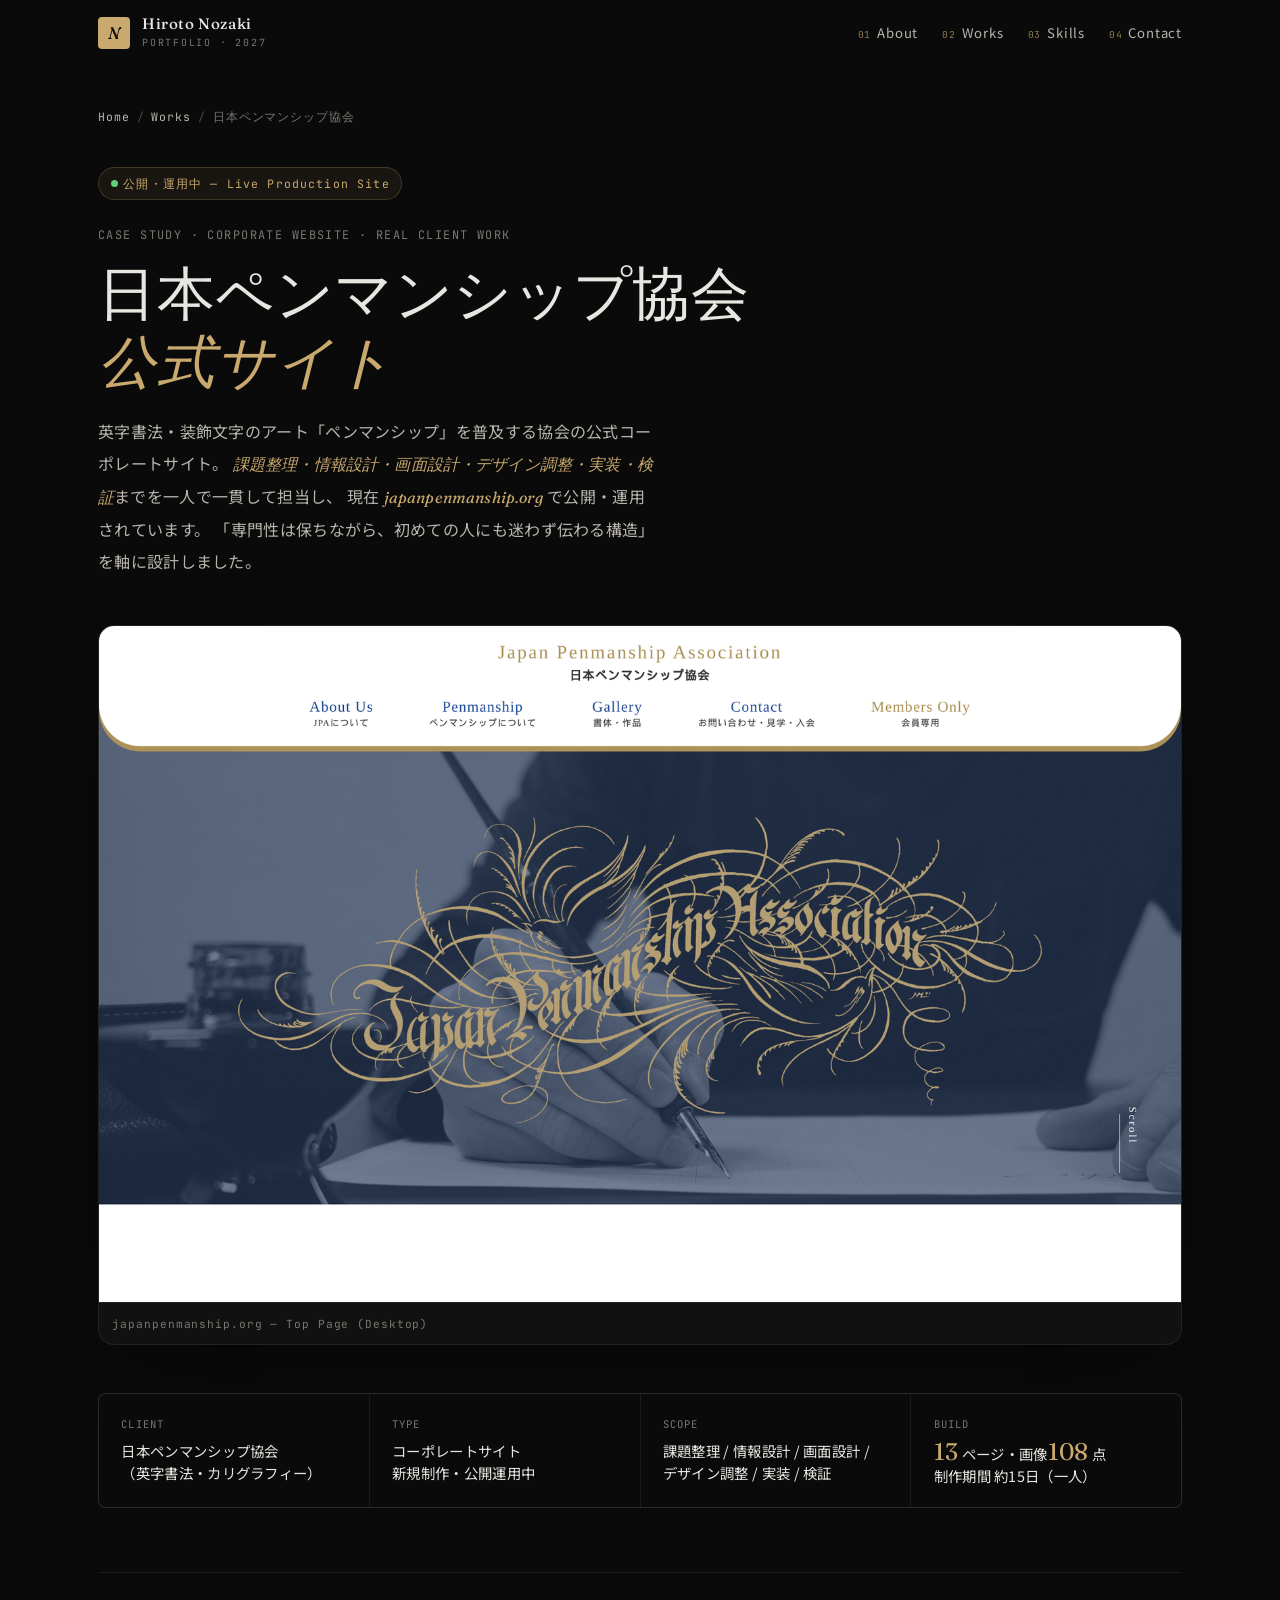
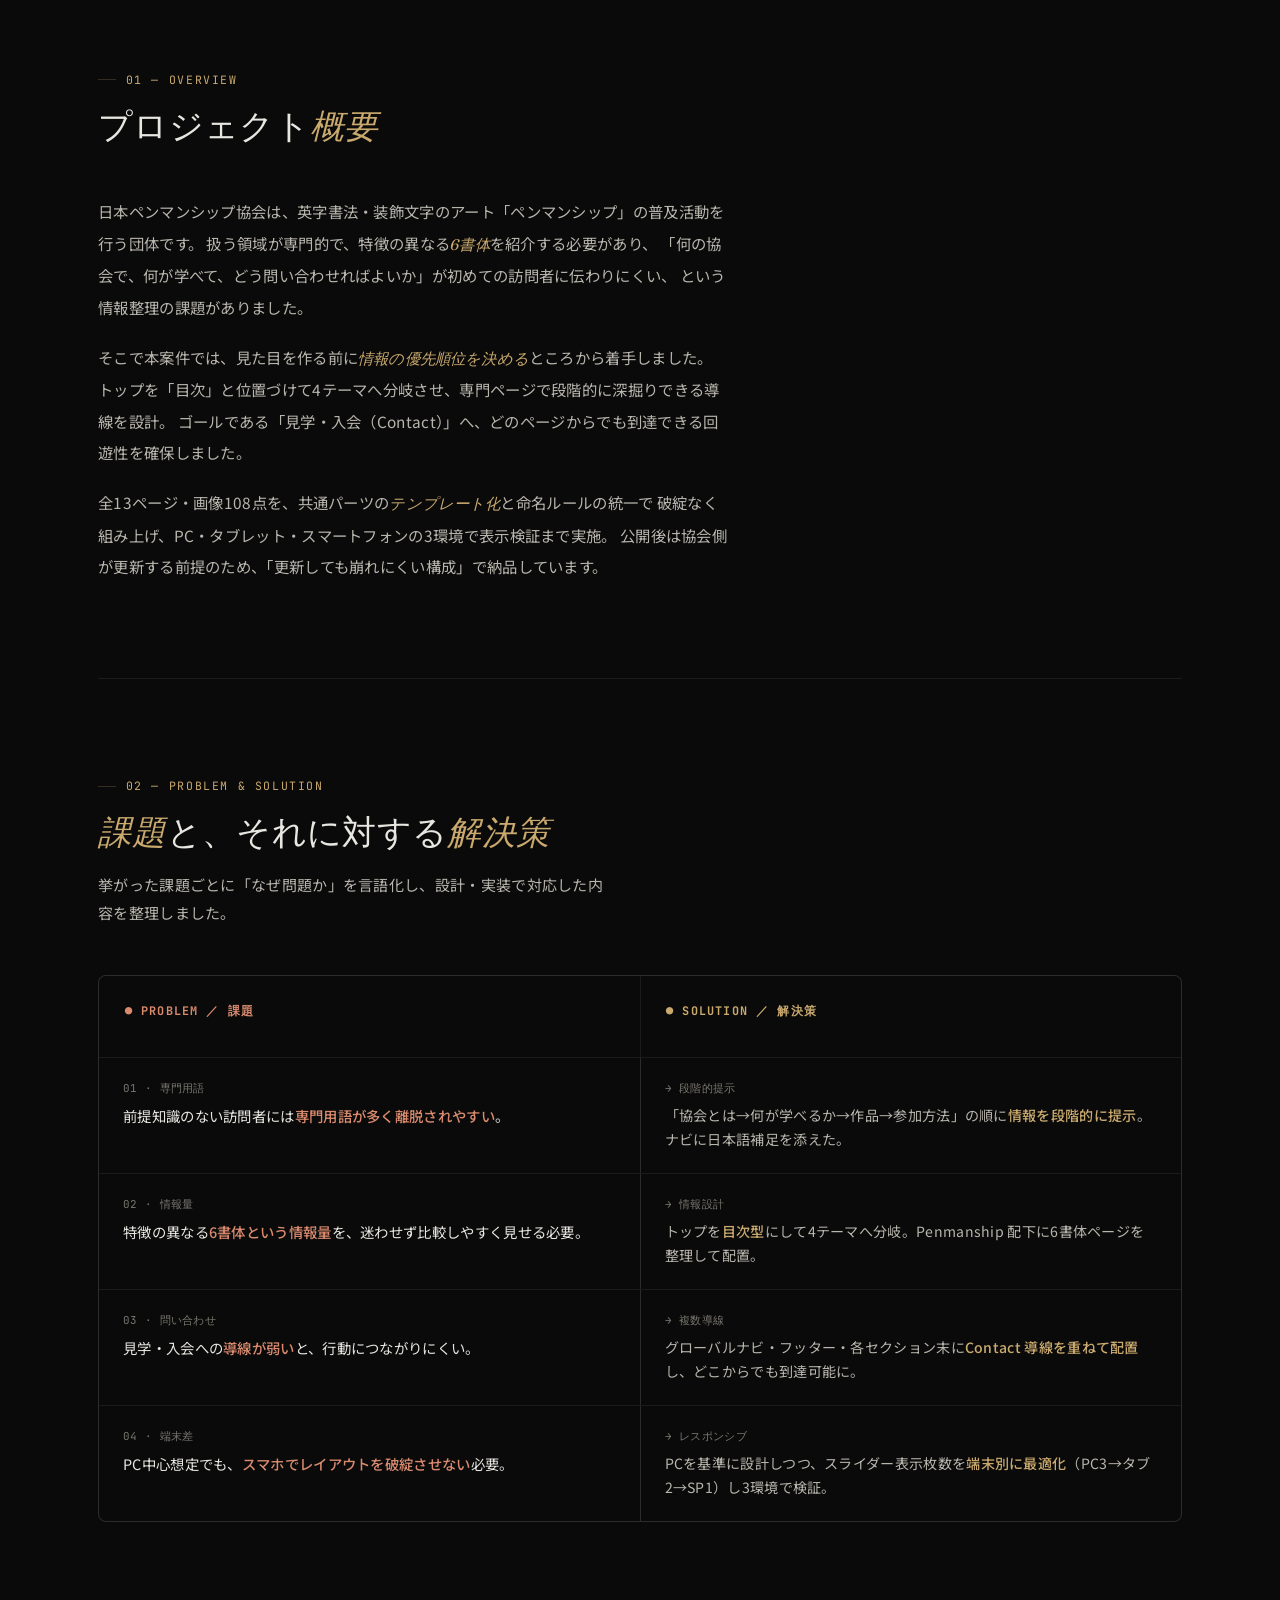
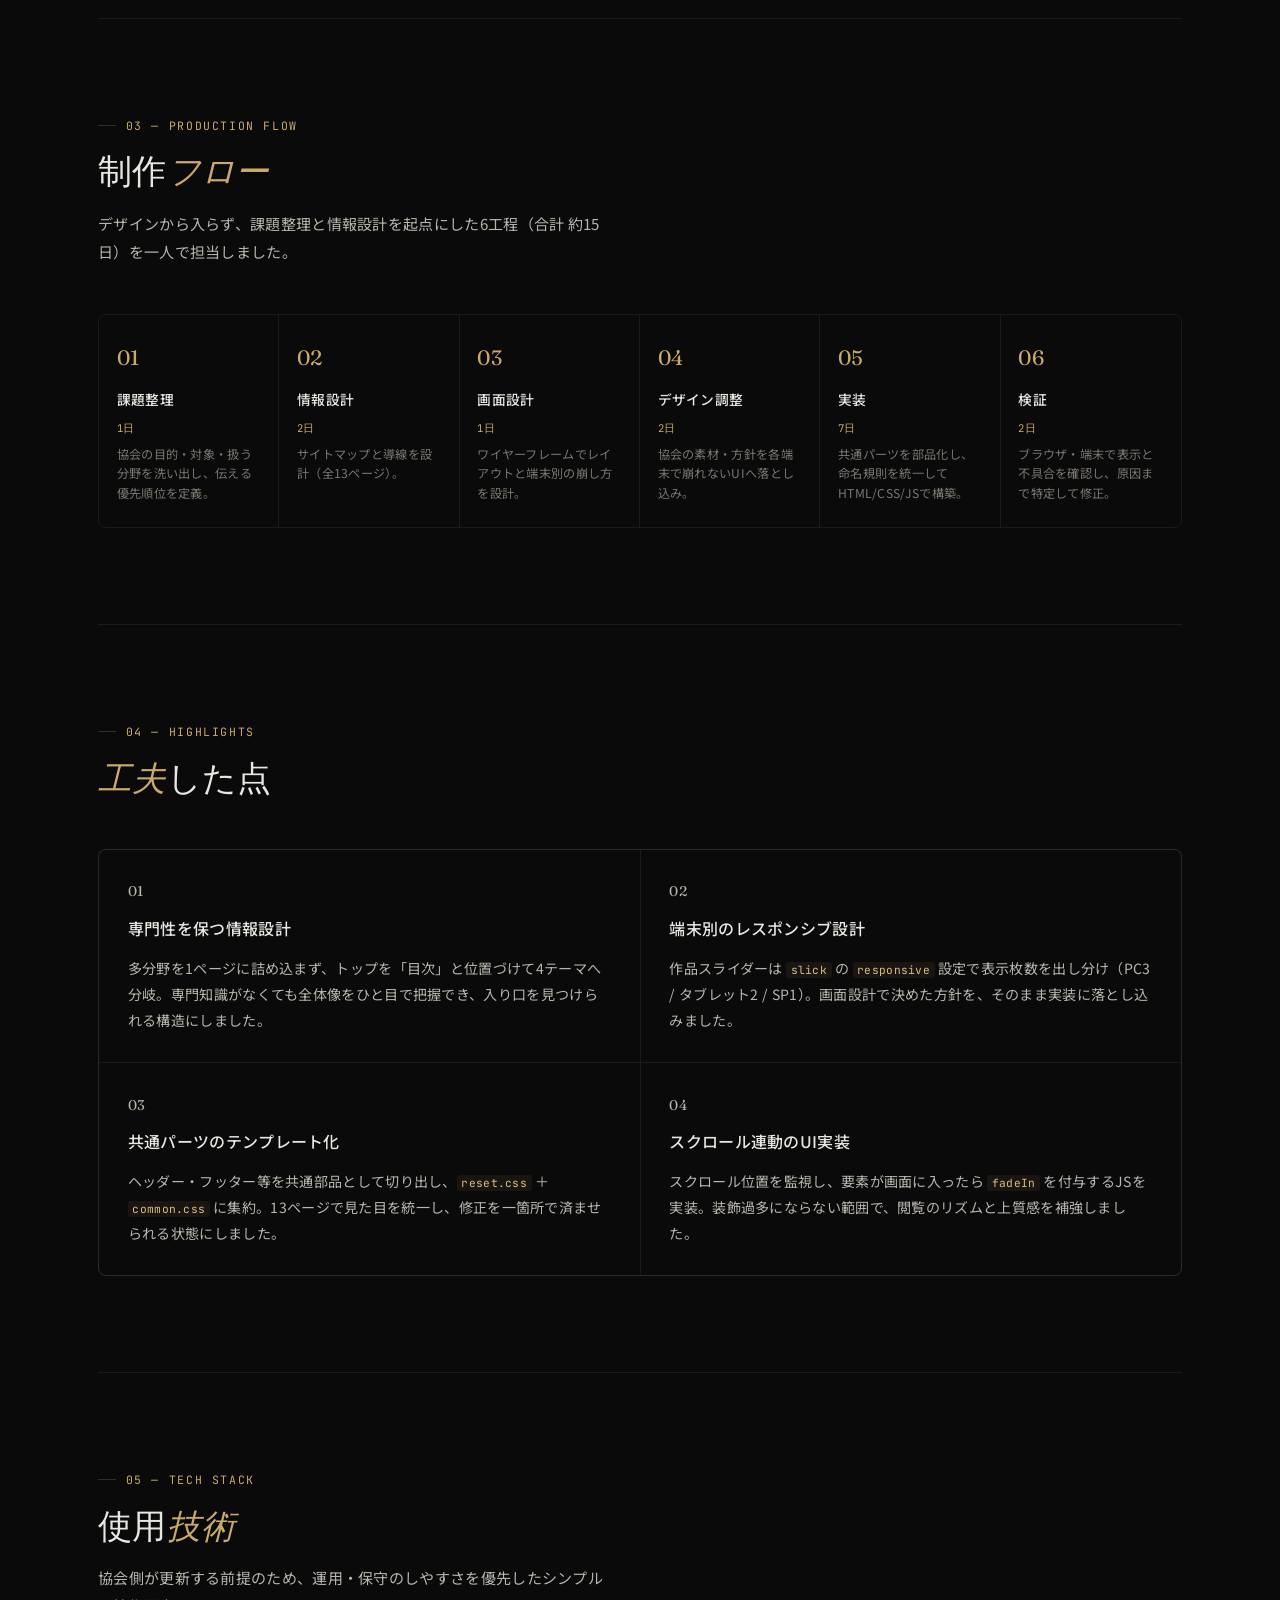
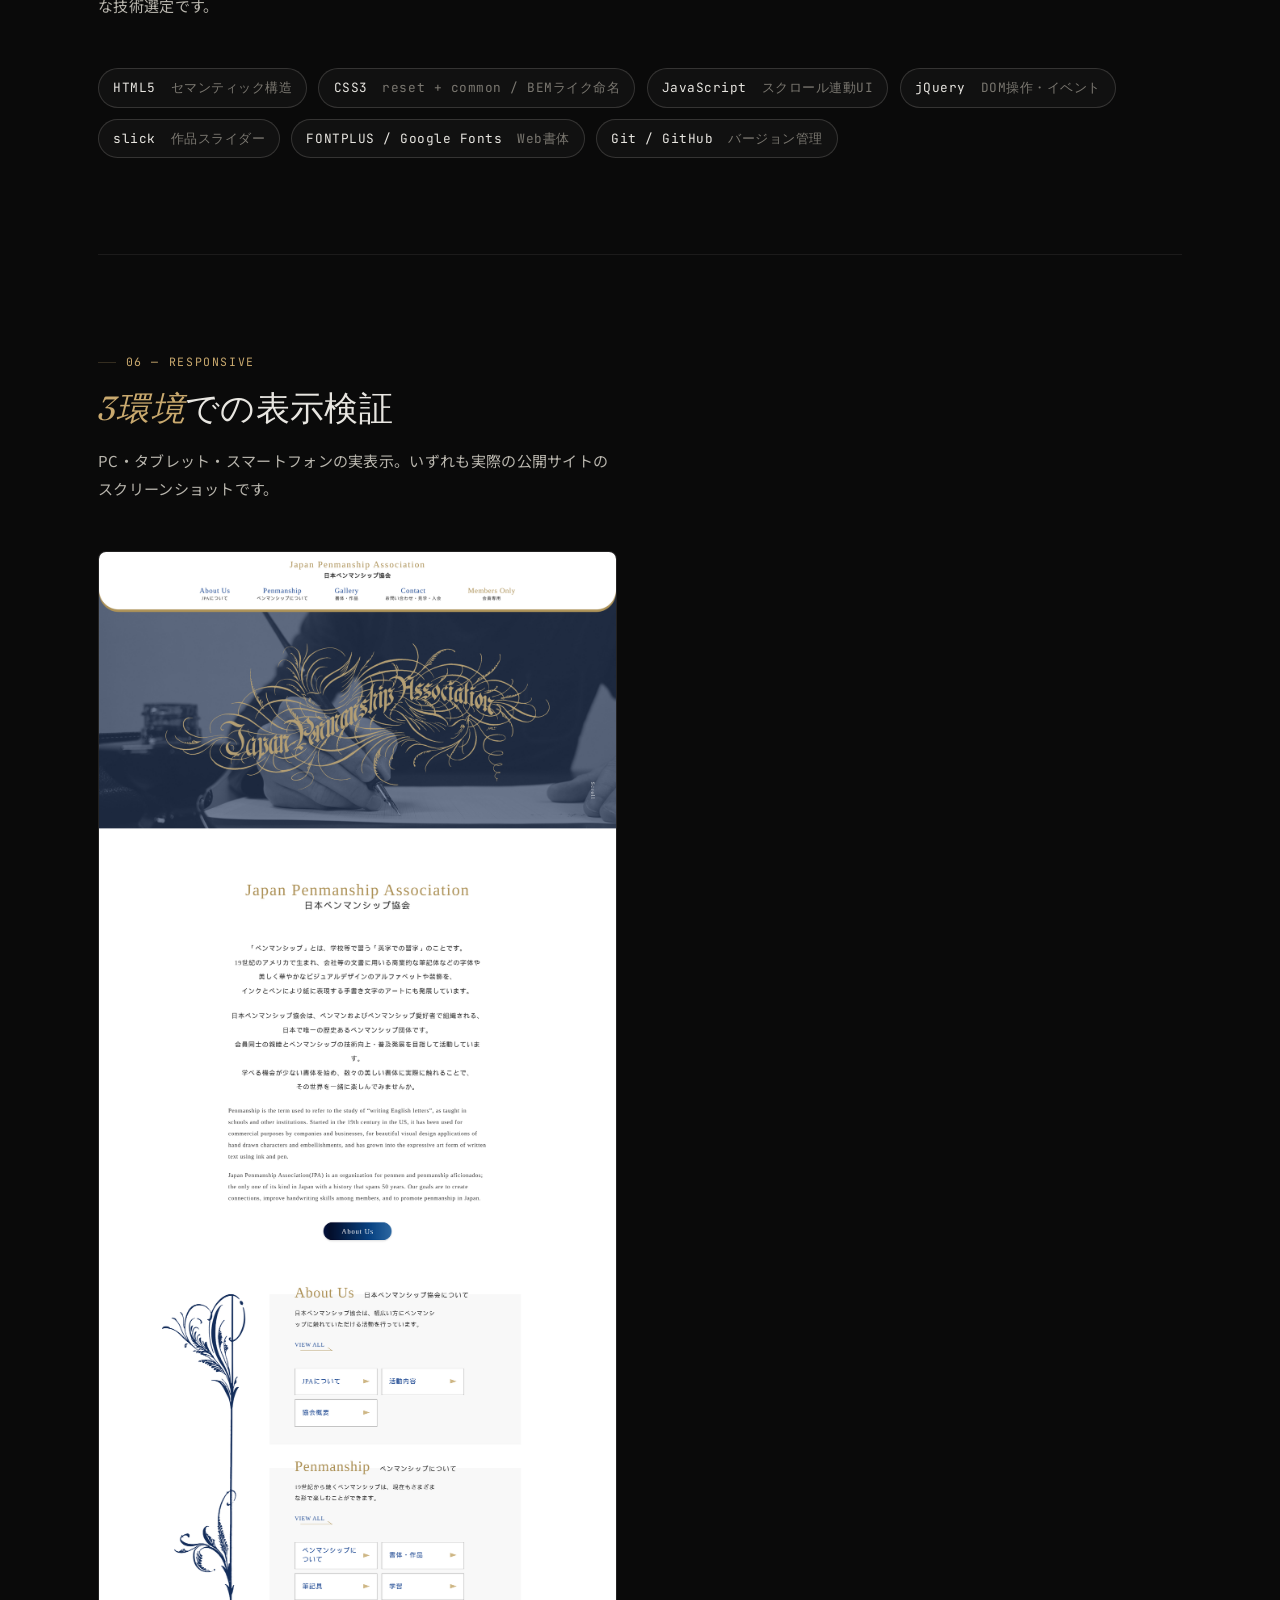
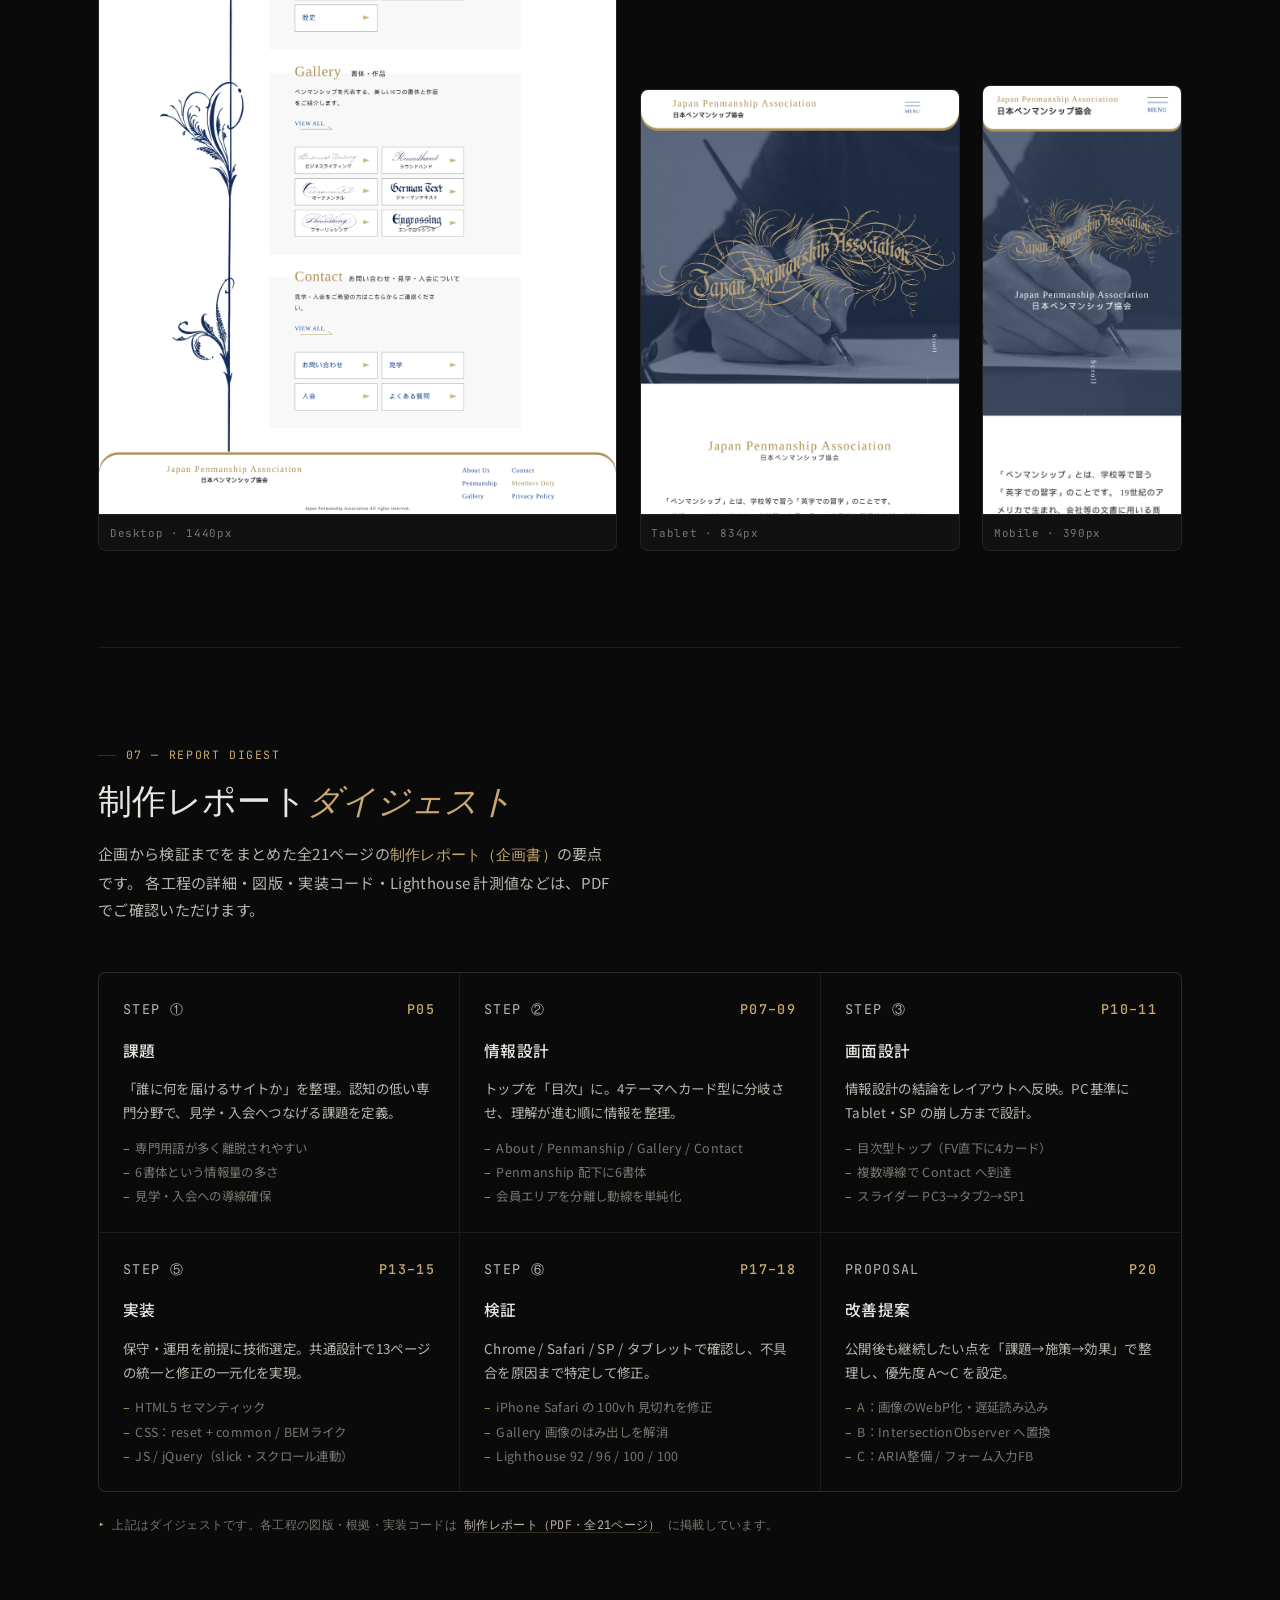
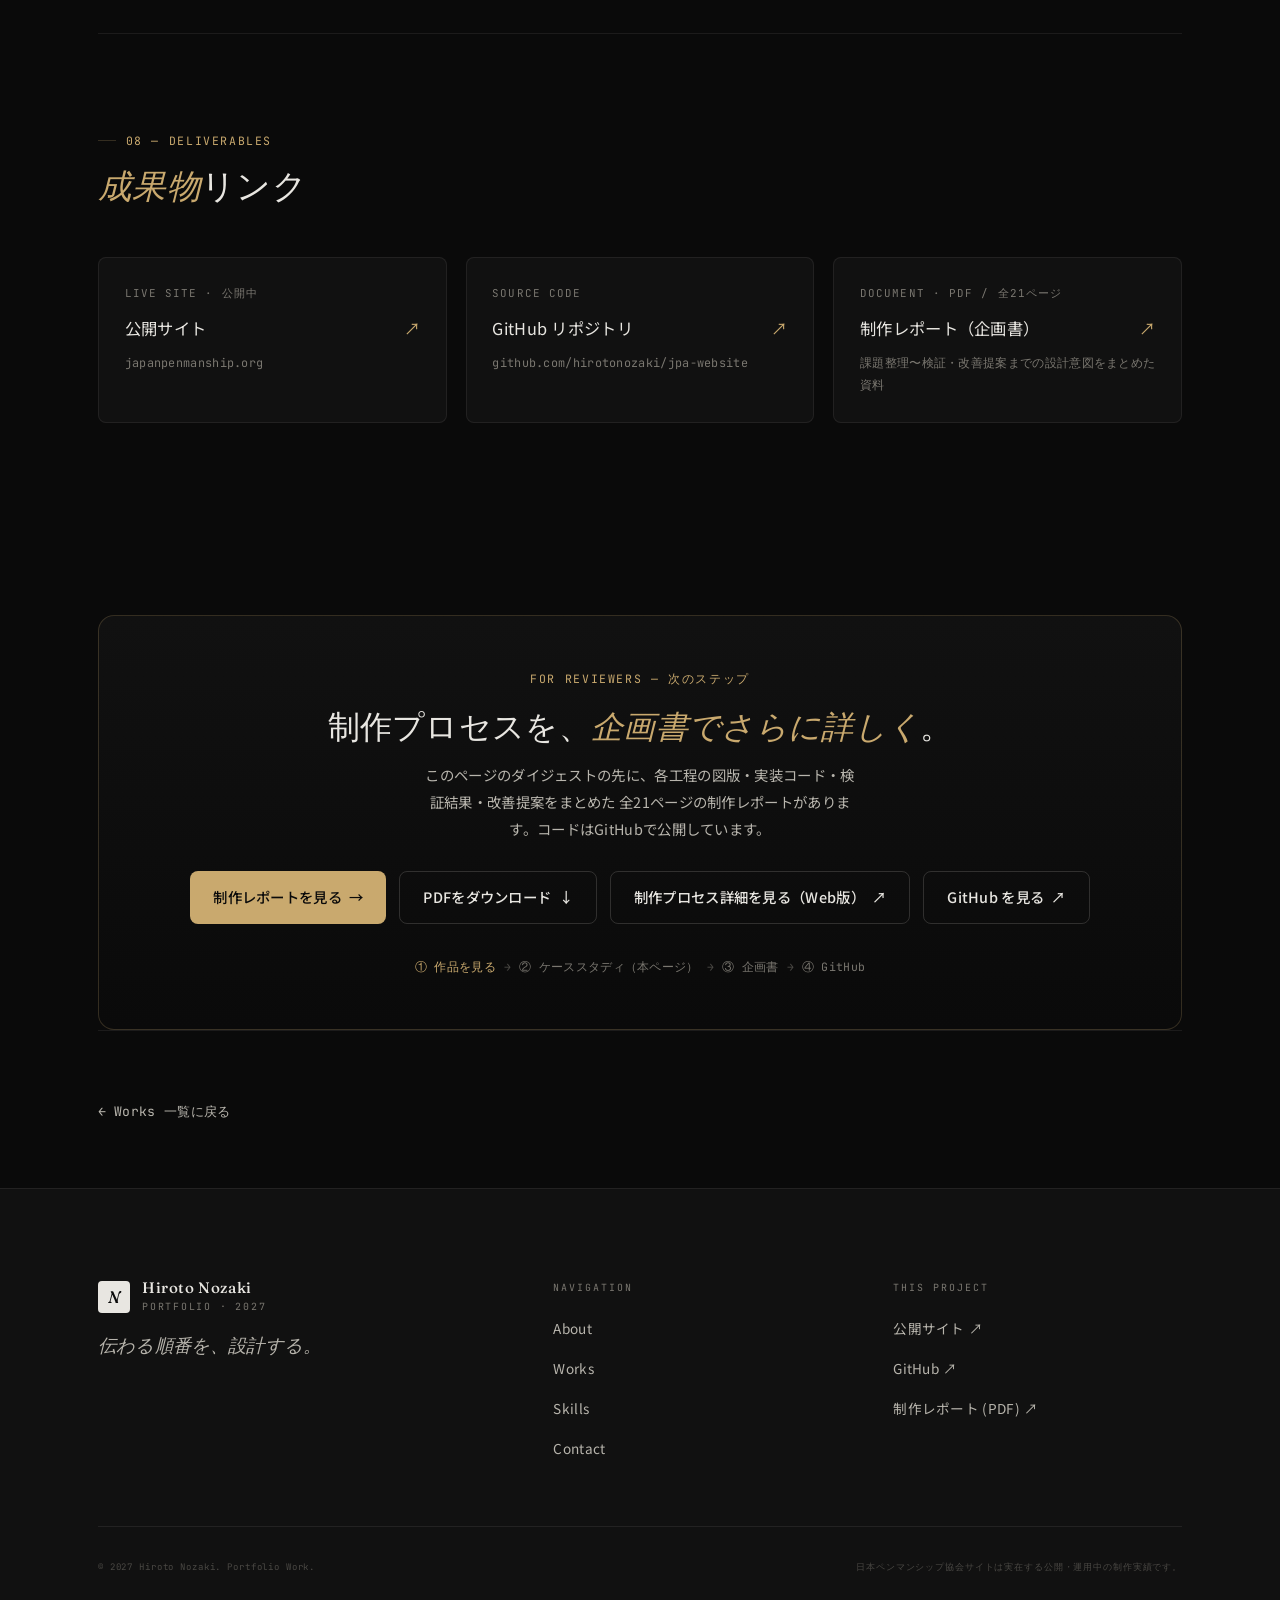
<file: jpa-case.html>
<!DOCTYPE html>
<html lang="ja">
<head>
  <meta charset="UTF-8">
  <meta name="viewport" content="width=device-width, initial-scale=1.0">
  <meta name="format-detection" content="telephone=no">
  <meta name="color-scheme" content="dark">

  <title>日本ペンマンシップ協会 公式サイト — Case Study | Hiroto Nozaki</title>
  <meta name="description" content="日本ペンマンシップ協会（japanpenmanship.org）公式サイトの制作ケーススタディ。課題整理・情報設計・画面設計・デザイン調整・実装・検証までを一貫して担当した、公開・運用中の実案件レポートです。制作企画書（PDF）も公開しています。">
  <meta name="theme-color" content="#0a0a0a">
  <meta name="robots" content="index,follow">

  <meta property="og:type" content="article">
  <meta property="og:url" content="https://hirotonozaki.github.io/hiroto-nozaki-portfolio/jpa-case.html">
  <meta property="og:title" content="日本ペンマンシップ協会 公式サイト — Case Study">
  <meta property="og:description" content="公開・運用中の実案件。課題整理から実装・検証まで一貫担当したコーポレートサイト制作のケーススタディ。制作企画書PDF付き。">
  <meta property="og:site_name" content="Hiroto Nozaki Portfolio">
  <meta property="og:locale" content="ja_JP">
  <meta property="og:image" content="https://hirotonozaki.github.io/hiroto-nozaki-portfolio/assets/images/jpa/jpa-hero.png">

  <link rel="canonical" href="https://hirotonozaki.github.io/hiroto-nozaki-portfolio/jpa-case.html">

  <link rel="icon" type="image/svg+xml" href="data:image/svg+xml,%3Csvg xmlns='http://www.w3.org/2000/svg' viewBox='0 0 32 32'%3E%3Crect width='32' height='32' rx='6' fill='%230a0a0a'/%3E%3Ctext x='16' y='22' font-family='serif' font-size='18' font-style='italic' fill='%23c9a96e' text-anchor='middle'%3EN%3C/text%3E%3C/svg%3E">

  <link rel="preconnect" href="https://fonts.googleapis.com">
  <link rel="preconnect" href="https://fonts.gstatic.com" crossorigin>
  <link href="https://fonts.googleapis.com/css2?family=Fraunces:ital,opsz,wght@0,9..144,300..600;1,9..144,300..500&family=Noto+Sans+JP:wght@400;500;700&family=JetBrains+Mono:wght@400;500&display=swap" rel="stylesheet">

  <link rel="stylesheet" href="./css/style.css">

  <noscript>
    <style>[data-reveal]{opacity:1!important;transform:none!important;}</style>
  </noscript>

  <!-- ============================================================
       Case-study local styles (p-case 名前空間)
       ============================================================ -->
  <style>
    /* --- breadcrumb --- */
    .p-case-bc{display:flex;align-items:center;gap:.6em;font-family:var(--f-mono);
      font-size:.72rem;letter-spacing:.08em;color:var(--c-text-3);
      padding-top:calc(var(--header-h) + 2.4rem);}
    .p-case-bc a{color:var(--c-text-2);transition:color var(--dur-fast) var(--ease-out);}
    .p-case-bc a:hover{color:var(--c-gold);}
    .p-case-bc span[aria-hidden]{color:var(--c-text-4);}

    /* --- hero --- */
    .p-case-hero{padding:2.4rem 0 var(--s-8);}
    .p-case-hero__badge{display:inline-flex;align-items:center;gap:.5em;
      font-family:var(--f-mono);font-size:.72rem;letter-spacing:.1em;
      color:var(--c-gold);border:1px solid var(--c-border-gold);
      background:var(--c-gold-pale);border-radius:999px;padding:.4em 1em;margin-bottom:1.6rem;}
    .p-case-hero__badge::before{content:"";width:7px;height:7px;border-radius:50%;
      background:#5fd07a;box-shadow:0 0 0 0 rgba(95,208,122,.5);animation:pulse 2.4s infinite;}
    @keyframes pulse{0%{box-shadow:0 0 0 0 rgba(95,208,122,.5);}70%{box-shadow:0 0 0 8px rgba(95,208,122,0);}100%{box-shadow:0 0 0 0 rgba(95,208,122,0);}}
    .p-case-hero__cat{font-family:var(--f-mono);font-size:.74rem;letter-spacing:.12em;
      color:var(--c-text-3);text-transform:uppercase;margin-bottom:.8rem;}
    .p-case-hero__title{font-family:var(--f-display);font-weight:400;line-height:1.18;
      font-size:clamp(2.1rem,5.4vw,3.6rem);letter-spacing:.01em;margin-bottom:1.2rem;}
    .p-case-hero__title em{color:var(--c-gold);}
    .p-case-hero__lead{max-width:62ch;color:var(--c-text-2);font-size:1rem;line-height:2;}
    .p-case-hero__lead em{color:var(--c-gold);}

    .p-case-hero__visual{margin-top:var(--s-7);border:1px solid var(--c-border);
      border-radius:var(--r-lg);overflow:hidden;background:var(--c-bg-1);
      box-shadow:0 30px 80px -40px rgba(0,0,0,.8);}
    .p-case-hero__visual img{width:100%;display:block;}
    .p-case-hero__visual figcaption{font-family:var(--f-mono);font-size:.7rem;
      letter-spacing:.08em;color:var(--c-text-3);padding:.9em 1.2em;border-top:1px solid var(--c-border);}

    /* --- meta strip --- */
    .p-case-meta{display:grid;grid-template-columns:repeat(4,1fr);gap:1px;
      background:var(--c-border);border:1px solid var(--c-border);
      border-radius:var(--r);overflow:hidden;margin-top:var(--s-7);}
    .p-case-meta div{background:var(--c-bg);padding:1.3rem 1.4rem;}
    .p-case-meta dt{font-family:var(--f-mono);font-size:.66rem;letter-spacing:.1em;
      color:var(--c-text-3);text-transform:uppercase;margin-bottom:.5em;}
    .p-case-meta dd{font-size:.9rem;color:var(--c-text);line-height:1.5;}
    .p-case-meta dd .num{font-family:var(--f-display);font-size:1.5rem;color:var(--c-gold);
      display:inline-block;margin-right:.15em;line-height:1;}

    /* --- generic case section --- */
    .p-case-sec{padding:var(--s-9) 0;border-top:1px solid var(--c-border);}
    .p-case-sec__head{margin-bottom:var(--s-7);}
    .p-case-sec__label{font-family:var(--f-mono);font-size:.72rem;letter-spacing:.14em;
      color:var(--c-gold);text-transform:uppercase;margin-bottom:.9rem;
      display:flex;align-items:center;gap:.8em;}
    .p-case-sec__label::before{content:"";width:1.6em;height:1px;background:var(--c-border-gold);}
    .p-case-sec__title{font-family:var(--f-display);font-weight:400;
      font-size:clamp(1.5rem,3.2vw,2.1rem);line-height:1.3;letter-spacing:.01em;}
    .p-case-sec__title em{color:var(--c-gold);}
    .p-case-sec__desc{margin-top:1rem;max-width:64ch;color:var(--c-text-2);font-size:.94rem;}

    /* --- overview prose --- */
    .p-case-prose{max-width:70ch;color:var(--c-text-2);font-size:.96rem;line-height:2.05;}
    .p-case-prose p + p{margin-top:1.2em;}
    .p-case-prose em{color:var(--c-gold);}

    /* --- problem / solution cards --- */
    .p-case-ps{display:grid;grid-template-columns:1fr 1fr;gap:1px;
      background:var(--c-border);border:1px solid var(--c-border);border-radius:var(--r);overflow:hidden;}
    .p-case-ps__col{background:var(--c-bg);padding:1.6rem 1.6rem .8rem;}
    .p-case-ps__col h3{font-family:var(--f-mono);font-size:.74rem;letter-spacing:.1em;
      text-transform:uppercase;margin-bottom:1.3rem;display:flex;align-items:center;gap:.6em;}
    .p-case-ps__col--p h3{color:#d98a6e;}
    .p-case-ps__col--s h3{color:var(--c-gold);}
    .p-case-row{display:grid;grid-template-columns:1fr 1fr;gap:1px;
      background:var(--c-border);}
    .p-case-row > div{background:var(--c-bg);padding:1.3rem 1.5rem;}
    .p-case-row__n{font-family:var(--f-mono);font-size:.68rem;color:var(--c-text-3);margin-bottom:.5em;}
    .p-case-row__p{color:var(--c-text);font-size:.9rem;line-height:1.7;}
    .p-case-row__p b{color:#d98a6e;font-weight:500;}
    .p-case-row__s{color:var(--c-text-2);font-size:.88rem;line-height:1.7;}
    .p-case-row__s b{color:var(--c-gold);font-weight:500;}

    /* --- flow --- */
    .p-case-flow{display:grid;grid-template-columns:repeat(6,1fr);gap:0;
      counter-reset:flow;border:1px solid var(--c-border);border-radius:var(--r);overflow:hidden;}
    .p-case-flow__step{position:relative;padding:1.5rem 1.1rem;background:var(--c-bg);
      border-right:1px solid var(--c-border);}
    .p-case-flow__step:last-child{border-right:0;}
    .p-case-flow__step::before{counter-increment:flow;content:"0" counter(flow);
      font-family:var(--f-display);font-size:1.3rem;color:var(--c-gold);display:block;margin-bottom:.6rem;}
    .p-case-flow__step h3{font-size:.86rem;color:var(--c-text);margin-bottom:.5rem;font-weight:500;}
    .p-case-flow__step .d{font-family:var(--f-mono);font-size:.66rem;color:var(--c-gold);margin-bottom:.5rem;}
    .p-case-flow__step p{font-size:.76rem;color:var(--c-text-3);line-height:1.6;}

    /* --- highlights (工夫した点) --- */
    .p-case-hl{display:grid;grid-template-columns:1fr 1fr;gap:1px;
      background:var(--c-border);border:1px solid var(--c-border);border-radius:var(--r);overflow:hidden;}
    .p-case-hl__item{background:var(--c-bg);padding:1.8rem 1.8rem;}
    .p-case-hl__num{font-family:var(--f-display);font-size:1.4rem;color:var(--c-gold);margin-bottom:.6rem;}
    .p-case-hl__item h3{font-size:1rem;color:var(--c-text);margin-bottom:.7rem;font-weight:500;}
    .p-case-hl__item p{font-size:.88rem;color:var(--c-text-2);line-height:1.85;}
    .p-case-hl__item code{font-family:var(--f-mono);font-size:.8em;color:var(--c-gold-bright);
      background:var(--c-gold-pale);padding:.1em .4em;border-radius:3px;}

    /* --- tech chips --- */
    .p-case-tech{display:flex;flex-wrap:wrap;gap:.7rem;}
    .p-case-tech li{font-family:var(--f-mono);font-size:.8rem;letter-spacing:.04em;
      color:var(--c-text);border:1px solid var(--c-border-2);border-radius:999px;
      padding:.55em 1.1em;background:var(--c-surface);}
    .p-case-tech li span{color:var(--c-text-3);margin-left:.5em;}

    /* --- responsive gallery --- */
    .p-case-rwd{display:grid;grid-template-columns:1fr 320px 200px;gap:1.4rem;align-items:end;}
    .p-case-rwd figure{border:1px solid var(--c-border);border-radius:var(--r);
      overflow:hidden;background:var(--c-bg-1);}
    .p-case-rwd img{width:100%;display:block;}
    .p-case-rwd figcaption{font-family:var(--f-mono);font-size:.68rem;letter-spacing:.06em;
      color:var(--c-text-3);padding:.7em 1em;border-top:1px solid var(--c-border);}

    /* --- report digest --- */
    .p-case-dg{display:grid;grid-template-columns:repeat(3,1fr);gap:1px;
      background:var(--c-border);border:1px solid var(--c-border);border-radius:var(--r);overflow:hidden;}
    .p-case-dg__item{background:var(--c-bg);padding:1.5rem 1.5rem 1.6rem;display:flex;flex-direction:column;}
    .p-case-dg__tag{font-family:var(--f-mono);font-size:.64rem;letter-spacing:.1em;
      color:var(--c-text-3);text-transform:uppercase;margin-bottom:.7rem;
      display:flex;align-items:center;justify-content:space-between;}
    .p-case-dg__tag b{color:var(--c-gold);font-weight:500;}
    .p-case-dg__item h3{font-size:.98rem;color:var(--c-text);margin-bottom:.7rem;font-weight:500;}
    .p-case-dg__item p{font-size:.84rem;color:var(--c-text-2);line-height:1.8;margin-bottom:.9rem;}
    .p-case-dg__item ul{margin-top:auto;display:flex;flex-direction:column;gap:.35rem;}
    .p-case-dg__item li{font-size:.78rem;color:var(--c-text-3);line-height:1.5;padding-left:1em;position:relative;}
    .p-case-dg__item li::before{content:"–";position:absolute;left:0;color:var(--c-gold);}
    .p-case-dg__note{margin-top:1.4rem;font-family:var(--f-mono);font-size:.74rem;
      color:var(--c-text-3);display:flex;align-items:center;gap:.6em;flex-wrap:wrap;}
    .p-case-dg__note span{color:var(--c-gold);}
    .p-case-dg__note a{color:var(--c-text-2);text-decoration:underline;text-underline-offset:3px;
      text-decoration-color:var(--c-border-gold);transition:color var(--dur-fast) var(--ease-out);}
    .p-case-dg__note a:hover{color:var(--c-gold);}

    /* --- deliverable links --- */
    .p-case-deliv{display:grid;grid-template-columns:repeat(3,1fr);gap:1.2rem;}
    .p-case-deliv__card{display:flex;flex-direction:column;gap:.6rem;
      border:1px solid var(--c-border);border-radius:var(--r);padding:1.6rem;
      background:var(--c-surface);transition:border-color var(--dur) var(--ease-out),transform var(--dur) var(--ease-out);}
    .p-case-deliv__card:hover{border-color:var(--c-border-gold);transform:translateY(-3px);}
    .p-case-deliv__label{font-family:var(--f-mono);font-size:.68rem;letter-spacing:.1em;
      text-transform:uppercase;color:var(--c-text-3);}
    .p-case-deliv__title{font-size:1.02rem;color:var(--c-text);display:flex;align-items:center;
      justify-content:space-between;}
    .p-case-deliv__title span{color:var(--c-gold);transition:transform var(--dur) var(--ease-out);}
    .p-case-deliv__card:hover .p-case-deliv__title span{transform:translate(3px,-3px);}
    .p-case-deliv__url{font-family:var(--f-mono);font-size:.74rem;color:var(--c-text-3);word-break:break-all;}

    /* --- bottom CTA band --- */
    .p-case-cta{margin-top:var(--s-9);border:1px solid var(--c-border-gold);border-radius:var(--r-lg);
      background:linear-gradient(180deg,var(--c-bg-1),var(--c-bg));padding:clamp(2rem,4vw,3.2rem);
      text-align:center;}
    .p-case-cta__eyebrow{font-family:var(--f-mono);font-size:.72rem;letter-spacing:.14em;
      color:var(--c-gold);text-transform:uppercase;margin-bottom:1rem;}
    .p-case-cta__title{font-family:var(--f-display);font-weight:400;
      font-size:clamp(1.4rem,3vw,2rem);line-height:1.4;margin-bottom:.8rem;}
    .p-case-cta__title em{color:var(--c-gold);}
    .p-case-cta__desc{color:var(--c-text-2);font-size:.9rem;max-width:54ch;margin:0 auto 1.8rem;}
    .p-case-cta__row{display:flex;flex-wrap:wrap;gap:.8rem;justify-content:center;}
    .p-case-cta__btn{display:inline-flex;align-items:center;gap:.5em;font-size:.9rem;font-weight:500;
      padding:.85em 1.6em;border-radius:var(--r);transition:transform var(--dur) var(--ease-out),background var(--dur) var(--ease-out),border-color var(--dur) var(--ease-out);}
    .p-case-cta__btn--primary{background:var(--c-gold);color:#0a0a0a;}
    .p-case-cta__btn--primary:hover{transform:translateY(-2px);background:var(--c-gold-bright);}
    .p-case-cta__btn--ghost{border:1px solid var(--c-border-2);color:var(--c-text);}
    .p-case-cta__btn--ghost:hover{border-color:var(--c-border-gold);color:var(--c-gold);transform:translateY(-2px);}
    .p-case-cta__steps{margin-top:2rem;display:flex;flex-wrap:wrap;gap:.5rem;justify-content:center;
      align-items:center;font-family:var(--f-mono);font-size:.72rem;color:var(--c-text-3);}
    .p-case-cta__steps b{color:var(--c-gold);font-weight:500;}
    .p-case-cta__steps span{color:var(--c-text-4);}

    /* --- next nav --- */
    .p-case-next{padding:var(--s-8) 0;border-top:1px solid var(--c-border);}
    .p-case-next a{display:inline-flex;align-items:center;gap:.6em;color:var(--c-text-2);
      font-family:var(--f-mono);font-size:.82rem;transition:color var(--dur-fast) var(--ease-out);}
    .p-case-next a:hover{color:var(--c-gold);}

    @media (max-width:900px){
      .p-case-meta{grid-template-columns:repeat(2,1fr);}
      .p-case-flow{grid-template-columns:repeat(2,1fr);}
      .p-case-flow__step{border-bottom:1px solid var(--c-border);}
      .p-case-hl,.p-case-ps,.p-case-dg{grid-template-columns:1fr;}
      .p-case-deliv{grid-template-columns:1fr;}
      .p-case-rwd{grid-template-columns:1fr;}
      .p-case-rwd figure{max-width:420px;}
    }
    @media (max-width:560px){
      .p-case-meta{grid-template-columns:1fr;}
      .p-case-flow{grid-template-columns:1fr;}
      .p-case-row{grid-template-columns:1fr;}
    }
  </style>
</head>
<body>

  <a class="c-skip-link" href="#main">本文へスキップ</a>

  <!-- HEADER -->
  <header class="l-header" id="header">
    <div class="l-header__inner">
      <a class="c-logo" href="./index.html" aria-label="トップへ">
        <span class="c-logo__mark" aria-hidden="true">N</span>
        <span class="c-logo__text">
          <span class="c-logo__name">Hiroto Nozaki</span>
          <span class="c-logo__role">Portfolio · 2027</span>
        </span>
      </a>
      <nav class="l-header__nav" aria-label="グローバルナビゲーション" id="globalNav">
        <ul class="c-nav">
          <li><a href="./index.html#about" class="c-nav__link"><span class="c-nav__num">01</span>About</a></li>
          <li><a href="./index.html#works" class="c-nav__link"><span class="c-nav__num">02</span>Works</a></li>
          <li><a href="./index.html#skills" class="c-nav__link"><span class="c-nav__num">03</span>Skills</a></li>
          <li><a href="./index.html#contact" class="c-nav__link"><span class="c-nav__num">04</span>Contact</a></li>
        </ul>
      </nav>
      <button type="button" class="c-burger" id="burger" aria-controls="globalNav" aria-expanded="false" aria-label="メニューを開く">
        <span class="c-burger__line"></span>
        <span class="c-burger__line"></span>
      </button>
    </div>
  </header>

  <main id="main">
    <div class="l-container">

      <!-- breadcrumb -->
      <nav class="p-case-bc" aria-label="パンくず">
        <a href="./index.html">Home</a>
        <span aria-hidden="true">/</span>
        <a href="./index.html#works">Works</a>
        <span aria-hidden="true">/</span>
        <span>日本ペンマンシップ協会</span>
      </nav>

      <!-- ============================================================ HERO -->
      <section class="p-case-hero" aria-labelledby="caseTitle">
        <p class="p-case-hero__badge" data-reveal>公開・運用中 — Live Production Site</p>
        <p class="p-case-hero__cat" data-reveal data-reveal-delay="1">Case Study · Corporate Website · Real Client Work</p>
        <h1 class="p-case-hero__title" id="caseTitle" data-reveal data-reveal-delay="2">
          日本ペンマンシップ協会<br><em>公式サイト</em>
        </h1>
        <p class="p-case-hero__lead" data-reveal data-reveal-delay="3">
          英字書法・装飾文字のアート「ペンマンシップ」を普及する協会の公式コーポレートサイト。
          <em>課題整理・情報設計・画面設計・デザイン調整・実装・検証</em>までを一人で一貫して担当し、
          現在 <em>japanpenmanship.org</em> で公開・運用されています。
          「専門性は保ちながら、初めての人にも迷わず伝わる構造」を軸に設計しました。
        </p>

        <figure class="p-case-hero__visual" data-reveal data-reveal-delay="4">
          <img src="./assets/images/jpa/jpa-hero.png" alt="日本ペンマンシップ協会 公式サイトのトップページ。ネイビーとゴールドを基調に、カリグラフィーで描かれた Japan Penmanship Association のキービジュアルが表示されている。">
          <figcaption>japanpenmanship.org — Top Page (Desktop)</figcaption>
        </figure>

        <dl class="p-case-meta" data-reveal data-reveal-delay="5">
          <div><dt>Client</dt><dd>日本ペンマンシップ協会<br>（英字書法・カリグラフィー）</dd></div>
          <div><dt>Type</dt><dd>コーポレートサイト<br>新規制作・公開運用中</dd></div>
          <div><dt>Scope</dt><dd>課題整理 / 情報設計 / 画面設計 /<br>デザイン調整 / 実装 / 検証</dd></div>
          <div><dt>Build</dt><dd><span class="num">13</span>ページ・画像<span class="num">108</span>点<br>制作期間 約15日（一人）</dd></div>
        </dl>
      </section>

      <!-- ============================================================ 01 概要 -->
      <section class="p-case-sec" aria-labelledby="ov">
        <header class="p-case-sec__head">
          <p class="p-case-sec__label">01 — Overview</p>
          <h2 class="p-case-sec__title" id="ov">プロジェクト<em>概要</em></h2>
        </header>
        <div class="p-case-prose" data-reveal>
          <p>
            日本ペンマンシップ協会は、英字書法・装飾文字のアート「ペンマンシップ」の普及活動を行う団体です。
            扱う領域が専門的で、特徴の異なる<em>6書体</em>を紹介する必要があり、
            「何の協会で、何が学べて、どう問い合わせればよいか」が初めての訪問者に伝わりにくい、
            という情報整理の課題がありました。
          </p>
          <p>
            そこで本案件では、見た目を作る前に<em>情報の優先順位を決める</em>ところから着手しました。
            トップを「目次」と位置づけて4テーマへ分岐させ、専門ページで段階的に深掘りできる導線を設計。
            ゴールである「見学・入会（Contact）」へ、どのページからでも到達できる回遊性を確保しました。
          </p>
          <p>
            全13ページ・画像108点を、共通パーツの<em>テンプレート化</em>と命名ルールの統一で
            破綻なく組み上げ、PC・タブレット・スマートフォンの3環境で表示検証まで実施。
            公開後は協会側が更新する前提のため、「更新しても崩れにくい構成」で納品しています。
          </p>
        </div>
      </section>

      <!-- ============================================================ 02 課題と解決策 -->
      <section class="p-case-sec" aria-labelledby="ps">
        <header class="p-case-sec__head">
          <p class="p-case-sec__label">02 — Problem &amp; Solution</p>
          <h2 class="p-case-sec__title" id="ps"><em>課題</em>と、それに対する<em>解決策</em></h2>
          <p class="p-case-sec__desc">挙がった課題ごとに「なぜ問題か」を言語化し、設計・実装で対応した内容を整理しました。</p>
        </header>

        <div class="p-case-ps" data-reveal>
          <div class="p-case-ps__col p-case-ps__col--p"><h3>● Problem ／ 課題</h3></div>
          <div class="p-case-ps__col p-case-ps__col--s"><h3>● Solution ／ 解決策</h3></div>

          <div class="p-case-row" style="grid-column:1/-1;">
            <div>
              <p class="p-case-row__n">01 · 専門用語</p>
              <p class="p-case-row__p">前提知識のない訪問者には<b>専門用語が多く離脱されやすい</b>。</p>
            </div>
            <div>
              <p class="p-case-row__n">→ 段階的提示</p>
              <p class="p-case-row__s">「協会とは→何が学べるか→作品→参加方法」の順に<b>情報を段階的に提示</b>。ナビに日本語補足を添えた。</p>
            </div>
          </div>
          <div class="p-case-row" style="grid-column:1/-1;">
            <div>
              <p class="p-case-row__n">02 · 情報量</p>
              <p class="p-case-row__p">特徴の異なる<b>6書体という情報量</b>を、迷わせず比較しやすく見せる必要。</p>
            </div>
            <div>
              <p class="p-case-row__n">→ 情報設計</p>
              <p class="p-case-row__s">トップを<b>目次型</b>にして4テーマへ分岐。Penmanship 配下に6書体ページを整理して配置。</p>
            </div>
          </div>
          <div class="p-case-row" style="grid-column:1/-1;">
            <div>
              <p class="p-case-row__n">03 · 問い合わせ</p>
              <p class="p-case-row__p">見学・入会への<b>導線が弱い</b>と、行動につながりにくい。</p>
            </div>
            <div>
              <p class="p-case-row__n">→ 複数導線</p>
              <p class="p-case-row__s">グローバルナビ・フッター・各セクション末に<b>Contact 導線を重ねて配置</b>し、どこからでも到達可能に。</p>
            </div>
          </div>
          <div class="p-case-row" style="grid-column:1/-1;">
            <div>
              <p class="p-case-row__n">04 · 端末差</p>
              <p class="p-case-row__p">PC中心想定でも、<b>スマホでレイアウトを破綻させない</b>必要。</p>
            </div>
            <div>
              <p class="p-case-row__n">→ レスポンシブ</p>
              <p class="p-case-row__s">PCを基準に設計しつつ、スライダー表示枚数を<b>端末別に最適化</b>（PC3→タブ2→SP1）し3環境で検証。</p>
            </div>
          </div>
        </div>
      </section>

      <!-- ============================================================ 03 制作フロー -->
      <section class="p-case-sec" aria-labelledby="fl">
        <header class="p-case-sec__head">
          <p class="p-case-sec__label">03 — Production Flow</p>
          <h2 class="p-case-sec__title" id="fl">制作<em>フロー</em></h2>
          <p class="p-case-sec__desc">デザインから入らず、課題整理と情報設計を起点にした6工程（合計 約15日）を一人で担当しました。</p>
        </header>
        <div class="p-case-flow" data-reveal>
          <div class="p-case-flow__step"><h3>課題整理</h3><p class="d">1日</p><p>協会の目的・対象・扱う分野を洗い出し、伝える優先順位を定義。</p></div>
          <div class="p-case-flow__step"><h3>情報設計</h3><p class="d">2日</p><p>サイトマップと導線を設計（全13ページ）。</p></div>
          <div class="p-case-flow__step"><h3>画面設計</h3><p class="d">1日</p><p>ワイヤーフレームでレイアウトと端末別の崩し方を設計。</p></div>
          <div class="p-case-flow__step"><h3>デザイン調整</h3><p class="d">2日</p><p>協会の素材・方針を各端末で崩れないUIへ落とし込み。</p></div>
          <div class="p-case-flow__step"><h3>実装</h3><p class="d">7日</p><p>共通パーツを部品化し、命名規則を統一してHTML/CSS/JSで構築。</p></div>
          <div class="p-case-flow__step"><h3>検証</h3><p class="d">2日</p><p>ブラウザ・端末で表示と不具合を確認し、原因まで特定して修正。</p></div>
        </div>
      </section>

      <!-- ============================================================ 04 工夫した点 -->
      <section class="p-case-sec" aria-labelledby="hl">
        <header class="p-case-sec__head">
          <p class="p-case-sec__label">04 — Highlights</p>
          <h2 class="p-case-sec__title" id="hl"><em>工夫</em>した点</h2>
        </header>
        <div class="p-case-hl" data-reveal>
          <div class="p-case-hl__item">
            <p class="p-case-hl__num">01</p>
            <h3>専門性を保つ情報設計</h3>
            <p>多分野を1ページに詰め込まず、トップを「目次」と位置づけて4テーマへ分岐。専門知識がなくても全体像をひと目で把握でき、入り口を見つけられる構造にしました。</p>
          </div>
          <div class="p-case-hl__item">
            <p class="p-case-hl__num">02</p>
            <h3>端末別のレスポンシブ設計</h3>
            <p>作品スライダーは <code>slick</code> の <code>responsive</code> 設定で表示枚数を出し分け（PC3 / タブレット2 / SP1）。画面設計で決めた方針を、そのまま実装に落とし込みました。</p>
          </div>
          <div class="p-case-hl__item">
            <p class="p-case-hl__num">03</p>
            <h3>共通パーツのテンプレート化</h3>
            <p>ヘッダー・フッター等を共通部品として切り出し、<code>reset.css</code> ＋ <code>common.css</code> に集約。13ページで見た目を統一し、修正を一箇所で済ませられる状態にしました。</p>
          </div>
          <div class="p-case-hl__item">
            <p class="p-case-hl__num">04</p>
            <h3>スクロール連動のUI実装</h3>
            <p>スクロール位置を監視し、要素が画面に入ったら <code>fadeIn</code> を付与するJSを実装。装飾過多にならない範囲で、閲覧のリズムと上質感を補強しました。</p>
          </div>
        </div>
      </section>

      <!-- ============================================================ 05 使用技術 -->
      <section class="p-case-sec" aria-labelledby="tc">
        <header class="p-case-sec__head">
          <p class="p-case-sec__label">05 — Tech Stack</p>
          <h2 class="p-case-sec__title" id="tc">使用<em>技術</em></h2>
          <p class="p-case-sec__desc">協会側が更新する前提のため、運用・保守のしやすさを優先したシンプルな技術選定です。</p>
        </header>
        <ul class="p-case-tech" data-reveal>
          <li>HTML5 <span>セマンティック構造</span></li>
          <li>CSS3 <span>reset + common / BEMライク命名</span></li>
          <li>JavaScript <span>スクロール連動UI</span></li>
          <li>jQuery <span>DOM操作・イベント</span></li>
          <li>slick <span>作品スライダー</span></li>
          <li>FONTPLUS / Google Fonts <span>Web書体</span></li>
          <li>Git / GitHub <span>バージョン管理</span></li>
        </ul>
      </section>

      <!-- ============================================================ 06 レスポンシブ -->
      <section class="p-case-sec" aria-labelledby="rw">
        <header class="p-case-sec__head">
          <p class="p-case-sec__label">06 — Responsive</p>
          <h2 class="p-case-sec__title" id="rw"><em>3環境</em>での表示検証</h2>
          <p class="p-case-sec__desc">PC・タブレット・スマートフォンの実表示。いずれも実際の公開サイトのスクリーンショットです。</p>
        </header>
        <div class="p-case-rwd" data-reveal>
          <figure>
            <img src="./assets/images/jpa/jpa-pc-full.png" alt="日本ペンマンシップ協会サイトのPC表示。トップから各分野・作品・入会導線までが縦に並ぶ全体像。">
            <figcaption>Desktop · 1440px</figcaption>
          </figure>
          <figure>
            <img src="./assets/images/jpa/jpa-tablet.png" alt="日本ペンマンシップ協会サイトのタブレット表示。">
            <figcaption>Tablet · 834px</figcaption>
          </figure>
          <figure>
            <img src="./assets/images/jpa/jpa-sp.png" alt="日本ペンマンシップ協会サイトのスマートフォン表示。">
            <figcaption>Mobile · 390px</figcaption>
          </figure>
        </div>
      </section>

      <!-- ============================================================ 07 制作レポート ダイジェスト -->
      <section class="p-case-sec" aria-labelledby="dg">
        <header class="p-case-sec__head">
          <p class="p-case-sec__label">07 — Report Digest</p>
          <h2 class="p-case-sec__title" id="dg">制作レポート<em>ダイジェスト</em></h2>
          <p class="p-case-sec__desc">
            企画から検証までをまとめた全21ページの<em style="font-style:normal;color:var(--c-gold);">制作レポート（企画書）</em>の要点です。
            各工程の詳細・図版・実装コード・Lighthouse 計測値などは、PDF でご確認いただけます。
          </p>
        </header>

        <div class="p-case-dg" data-reveal>
          <div class="p-case-dg__item">
            <p class="p-case-dg__tag"><span>STEP ①</span><b>P05</b></p>
            <h3>課題</h3>
            <p>「誰に何を届けるサイトか」を整理。認知の低い専門分野で、見学・入会へつなげる課題を定義。</p>
            <ul>
              <li>専門用語が多く離脱されやすい</li>
              <li>6書体という情報量の多さ</li>
              <li>見学・入会への導線確保</li>
            </ul>
          </div>
          <div class="p-case-dg__item">
            <p class="p-case-dg__tag"><span>STEP ②</span><b>P07–09</b></p>
            <h3>情報設計</h3>
            <p>トップを「目次」に。4テーマへカード型に分岐させ、理解が進む順に情報を整理。</p>
            <ul>
              <li>About / Penmanship / Gallery / Contact</li>
              <li>Penmanship 配下に6書体</li>
              <li>会員エリアを分離し動線を単純化</li>
            </ul>
          </div>
          <div class="p-case-dg__item">
            <p class="p-case-dg__tag"><span>STEP ③</span><b>P10–11</b></p>
            <h3>画面設計</h3>
            <p>情報設計の結論をレイアウトへ反映。PC基準に Tablet・SP の崩し方まで設計。</p>
            <ul>
              <li>目次型トップ（FV直下に4カード）</li>
              <li>複数導線で Contact へ到達</li>
              <li>スライダー PC3→タブ2→SP1</li>
            </ul>
          </div>
          <div class="p-case-dg__item">
            <p class="p-case-dg__tag"><span>STEP ⑤</span><b>P13–15</b></p>
            <h3>実装</h3>
            <p>保守・運用を前提に技術選定。共通設計で13ページの統一と修正の一元化を実現。</p>
            <ul>
              <li>HTML5 セマンティック</li>
              <li>CSS：reset + common / BEMライク</li>
              <li>JS / jQuery（slick・スクロール連動）</li>
            </ul>
          </div>
          <div class="p-case-dg__item">
            <p class="p-case-dg__tag"><span>STEP ⑥</span><b>P17–18</b></p>
            <h3>検証</h3>
            <p>Chrome / Safari / SP / タブレットで確認し、不具合を原因まで特定して修正。</p>
            <ul>
              <li>iPhone Safari の 100vh 見切れを修正</li>
              <li>Gallery 画像のはみ出しを解消</li>
              <li>Lighthouse 92 / 96 / 100 / 100</li>
            </ul>
          </div>
          <div class="p-case-dg__item">
            <p class="p-case-dg__tag"><span>PROPOSAL</span><b>P20</b></p>
            <h3>改善提案</h3>
            <p>公開後も継続したい点を「課題→施策→効果」で整理し、優先度 A〜C を設定。</p>
            <ul>
              <li>A：画像のWebP化・遅延読み込み</li>
              <li>B：IntersectionObserver へ置換</li>
              <li>C：ARIA整備 / フォーム入力FB</li>
            </ul>
          </div>
        </div>

        <p class="p-case-dg__note">
          <span aria-hidden="true">▸</span>
          上記はダイジェストです。各工程の図版・根拠・実装コードは
          <a href="./assets/pdf/jpa-report.pdf" target="_blank" rel="noopener noreferrer">制作レポート（PDF・全21ページ）</a>
          に掲載しています。
        </p>
      </section>

      <!-- ============================================================ 08 成果物リンク -->
      <section class="p-case-sec" aria-labelledby="dl">
        <header class="p-case-sec__head">
          <p class="p-case-sec__label">08 — Deliverables</p>
          <h2 class="p-case-sec__title" id="dl"><em>成果物</em>リンク</h2>
        </header>
        <div class="p-case-deliv" data-reveal>
          <a class="p-case-deliv__card" href="https://japanpenmanship.org/" target="_blank" rel="noopener noreferrer">
            <span class="p-case-deliv__label">Live Site · 公開中</span>
            <span class="p-case-deliv__title">公開サイト <span aria-hidden="true">↗</span></span>
            <span class="p-case-deliv__url">japanpenmanship.org</span>
          </a>
          <a class="p-case-deliv__card" href="https://github.com/hirotonozaki/jpa-website" target="_blank" rel="noopener noreferrer">
            <span class="p-case-deliv__label">Source Code</span>
            <span class="p-case-deliv__title">GitHub リポジトリ <span aria-hidden="true">↗</span></span>
            <span class="p-case-deliv__url">github.com/hirotonozaki/jpa-website</span>
          </a>
          <a class="p-case-deliv__card" href="./assets/pdf/jpa-report.pdf" target="_blank" rel="noopener noreferrer">
            <span class="p-case-deliv__label">Document · PDF / 全21ページ</span>
            <span class="p-case-deliv__title">制作レポート（企画書） <span aria-hidden="true">↗</span></span>
            <span class="p-case-deliv__url">課題整理〜検証・改善提案までの設計意図をまとめた資料</span>
          </a>
        </div>
      </section>

      <!-- ============================================================ BOTTOM CTA -->
      <section class="p-case-cta" aria-labelledby="ctaTitle" data-reveal>
        <p class="p-case-cta__eyebrow">For Reviewers — 次のステップ</p>
        <h2 class="p-case-cta__title" id="ctaTitle">制作プロセスを、<em>企画書でさらに詳しく</em>。</h2>
        <p class="p-case-cta__desc">
          このページのダイジェストの先に、各工程の図版・実装コード・検証結果・改善提案をまとめた
          全21ページの制作レポートがあります。コードはGitHubで公開しています。
        </p>
        <div class="p-case-cta__row">
          <a class="p-case-cta__btn p-case-cta__btn--primary" href="./assets/pdf/jpa-report.pdf" target="_blank" rel="noopener noreferrer">
            制作レポートを見る<span aria-hidden="true">→</span>
          </a>
          <a class="p-case-cta__btn p-case-cta__btn--ghost" href="./assets/pdf/jpa-report.pdf" download>
            PDFをダウンロード<span aria-hidden="true">↓</span>
          </a>
          <a class="p-case-cta__btn p-case-cta__btn--ghost" href="https://hirotonozaki.github.io/jpa-project-proposal/" target="_blank" rel="noopener noreferrer">
            制作プロセス詳細を見る（Web版）<span aria-hidden="true">↗</span>
          </a>
          <a class="p-case-cta__btn p-case-cta__btn--ghost" href="https://github.com/hirotonozaki/jpa-website" target="_blank" rel="noopener noreferrer">
            GitHub を見る<span aria-hidden="true">↗</span>
          </a>
        </div>
        <p class="p-case-cta__steps" aria-label="評価の流れ">
          <b>① 作品を見る</b><span>→</span>② ケーススタディ（本ページ）<span>→</span>③ 企画書<span>→</span>④ GitHub
        </p>
      </section>

      <!-- next nav -->
      <nav class="p-case-next" aria-label="ページ移動">
        <a href="./index.html#works"><span aria-hidden="true">←</span> Works 一覧に戻る</a>
      </nav>

    </div>
  </main>

  <!-- FOOTER -->
  <footer class="l-footer">
    <div class="l-container">
      <div class="l-footer__top">
        <div class="l-footer__brand">
          <a class="c-logo c-logo--footer" href="./index.html" aria-label="トップへ">
            <span class="c-logo__mark" aria-hidden="true">N</span>
            <span class="c-logo__text">
              <span class="c-logo__name">Hiroto Nozaki</span>
              <span class="c-logo__role">Portfolio · 2027</span>
            </span>
          </a>
          <p class="l-footer__tagline">伝わる順番を、設計する。</p>
        </div>
        <nav class="l-footer__nav" aria-label="フッターナビゲーション">
          <p class="l-footer__nav-label">Navigation</p>
          <ul>
            <li><a href="./index.html#about">About</a></li>
            <li><a href="./index.html#works">Works</a></li>
            <li><a href="./index.html#skills">Skills</a></li>
            <li><a href="./index.html#contact">Contact</a></li>
          </ul>
        </nav>
        <nav class="l-footer__nav" aria-label="この案件のリンク">
          <p class="l-footer__nav-label">This Project</p>
          <ul>
            <li><a href="https://japanpenmanship.org/" target="_blank" rel="noopener noreferrer">公開サイト<span aria-hidden="true">↗</span></a></li>
            <li><a href="https://github.com/hirotonozaki/jpa-website" target="_blank" rel="noopener noreferrer">GitHub<span aria-hidden="true">↗</span></a></li>
            <li><a href="./assets/pdf/jpa-report.pdf" target="_blank" rel="noopener noreferrer">制作レポート (PDF)<span aria-hidden="true">↗</span></a></li>
          </ul>
        </nav>
      </div>
      <div class="l-footer__bottom">
        <small>© 2027 Hiroto Nozaki. Portfolio Work.</small>
        <small class="l-footer__note">日本ペンマンシップ協会サイトは実在する公開・運用中の制作実績です。</small>
      </div>
    </div>
  </footer>

  <a href="#main" class="c-to-top" id="toTop" aria-label="ページトップへ戻る">
    <svg width="14" height="14" viewBox="0 0 24 24" fill="none" stroke="currentColor" stroke-width="2" aria-hidden="true">
      <path d="m6 14 6-6 6 6"/>
    </svg>
  </a>

  <script src="./js/script.js" defer></script>
</body>
</html>
</file>
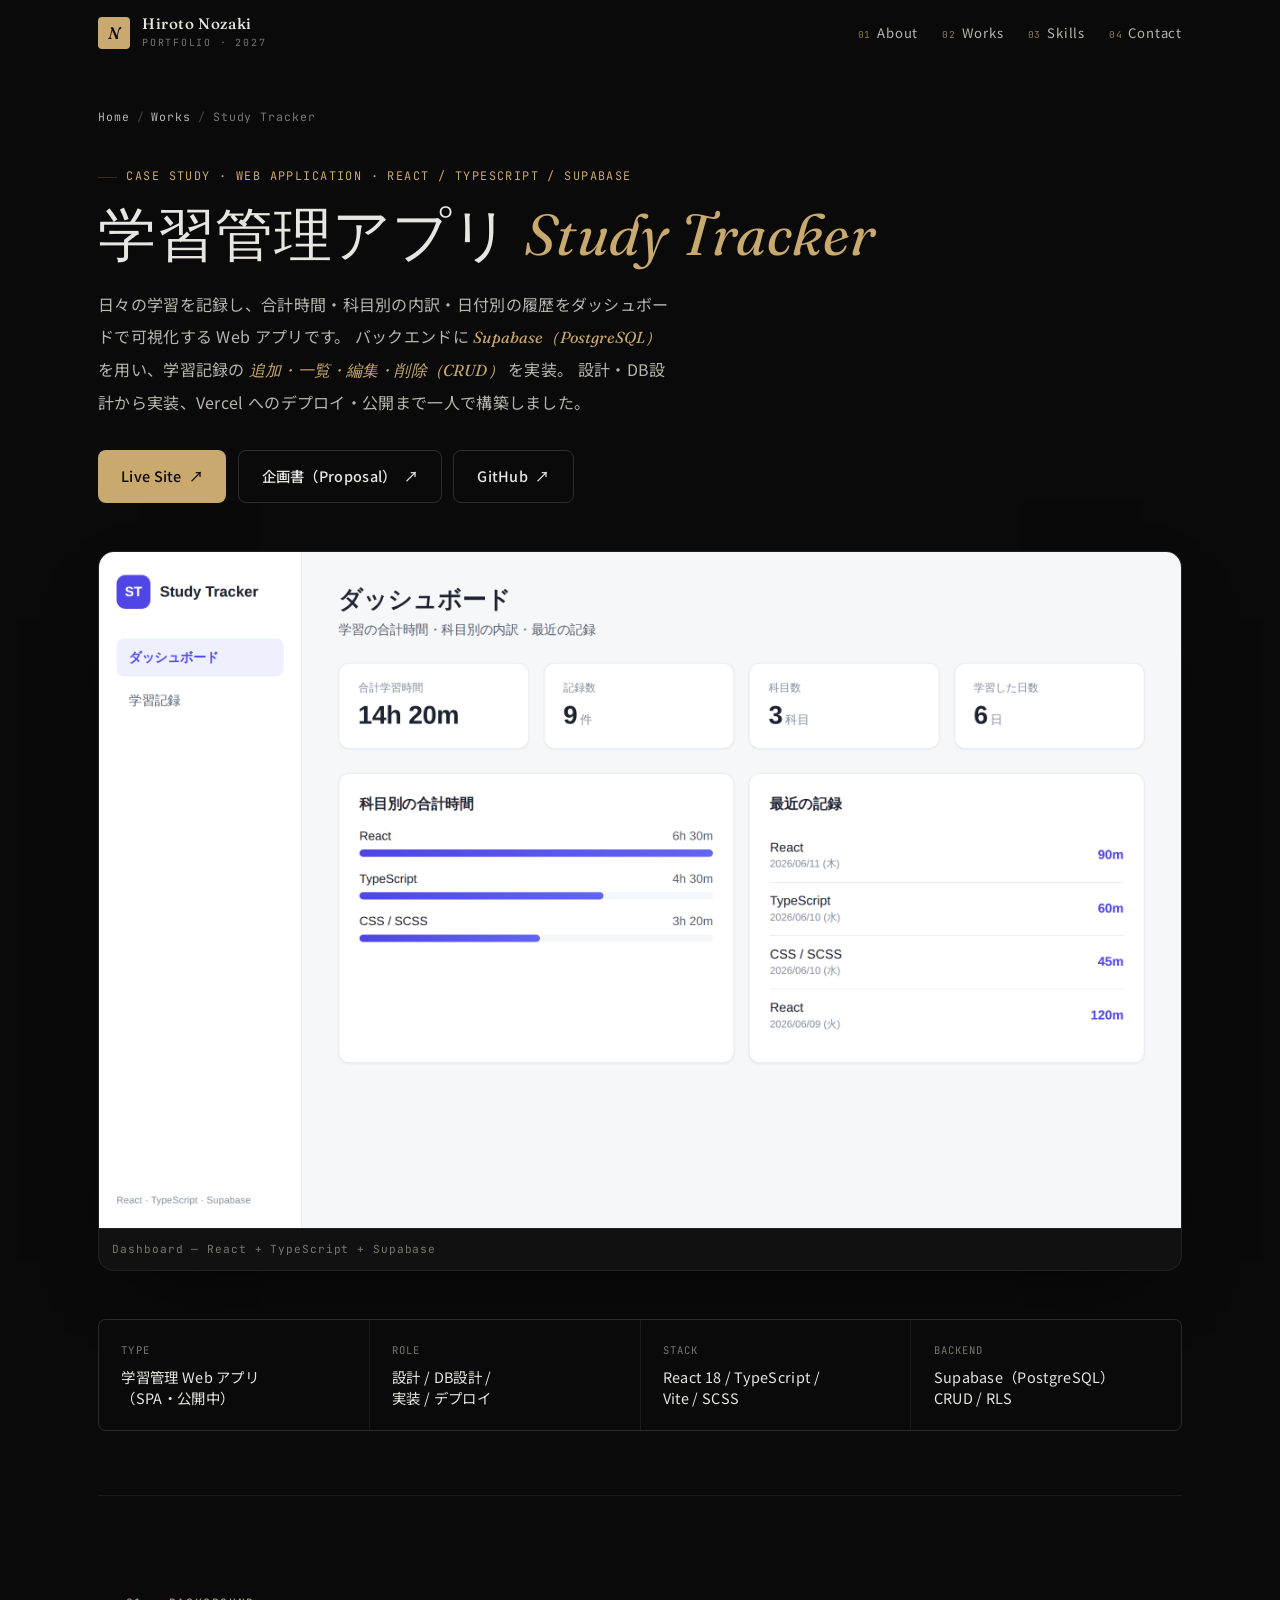
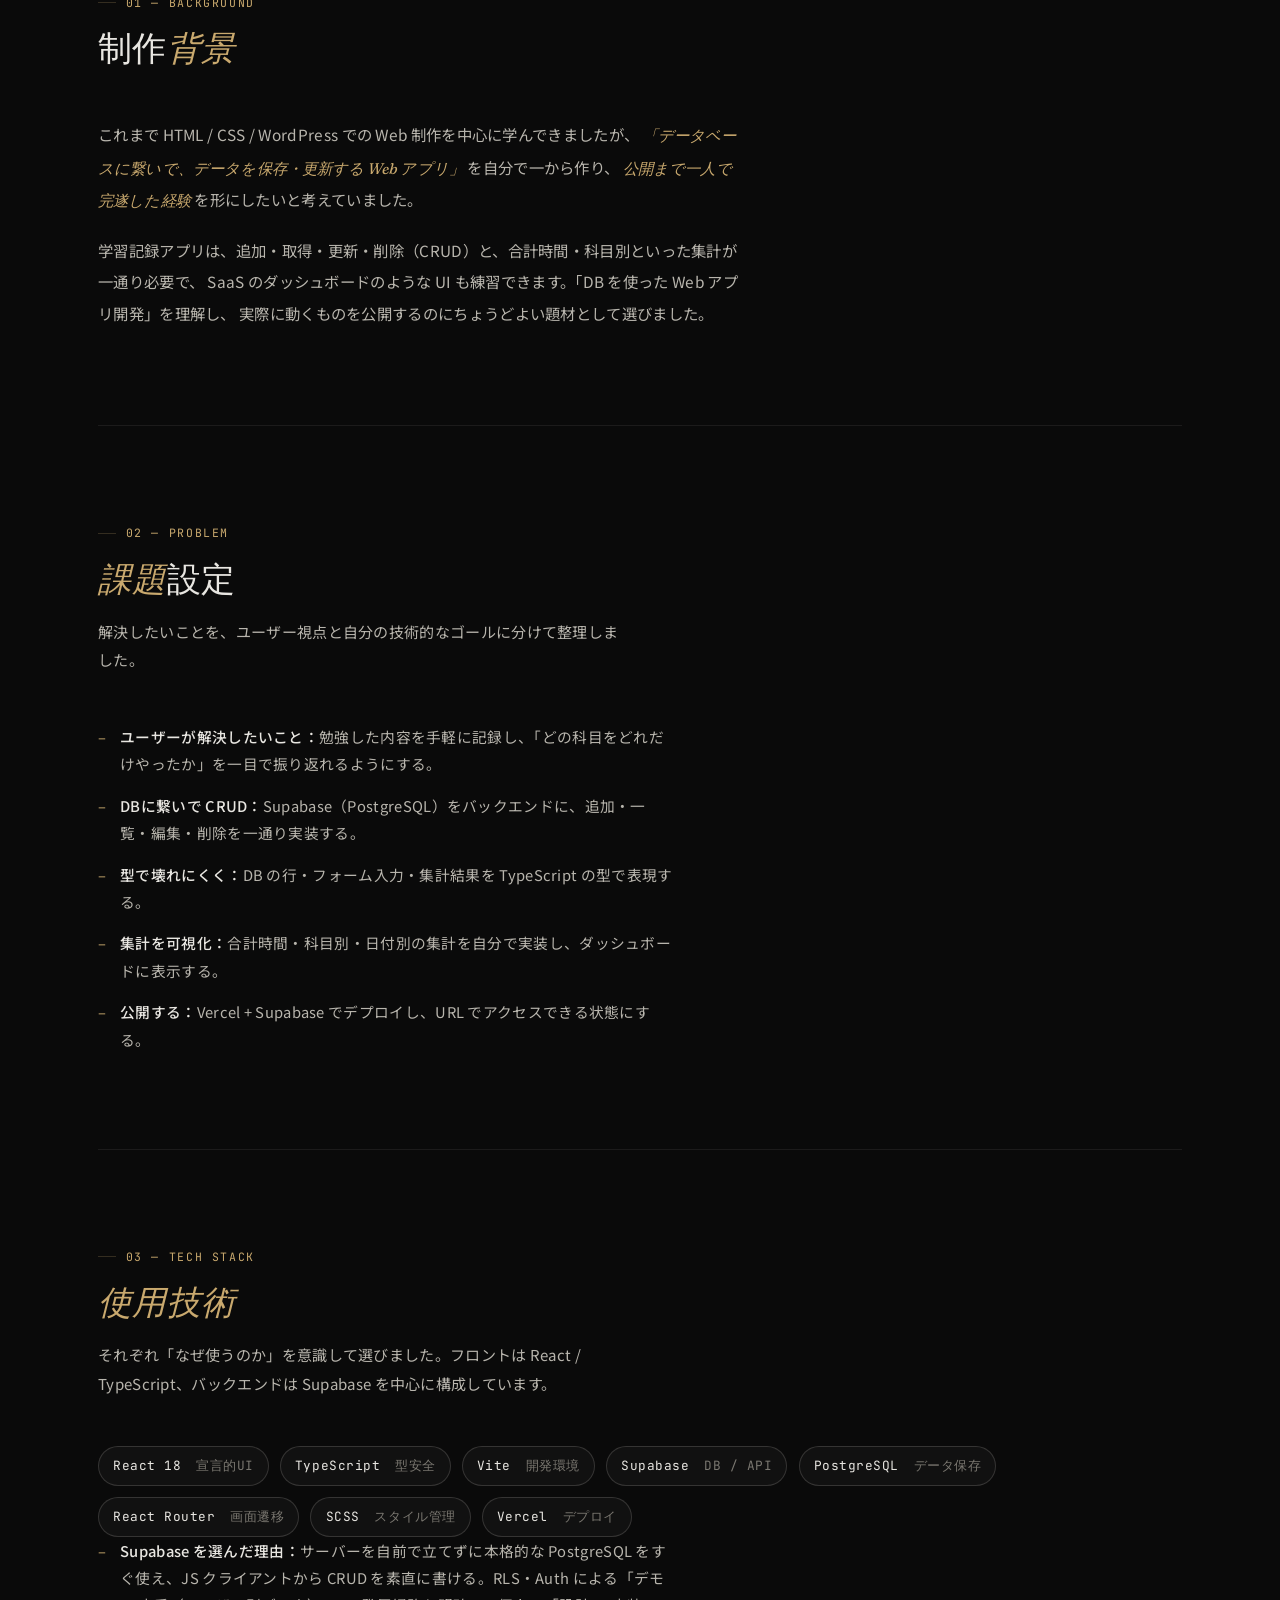
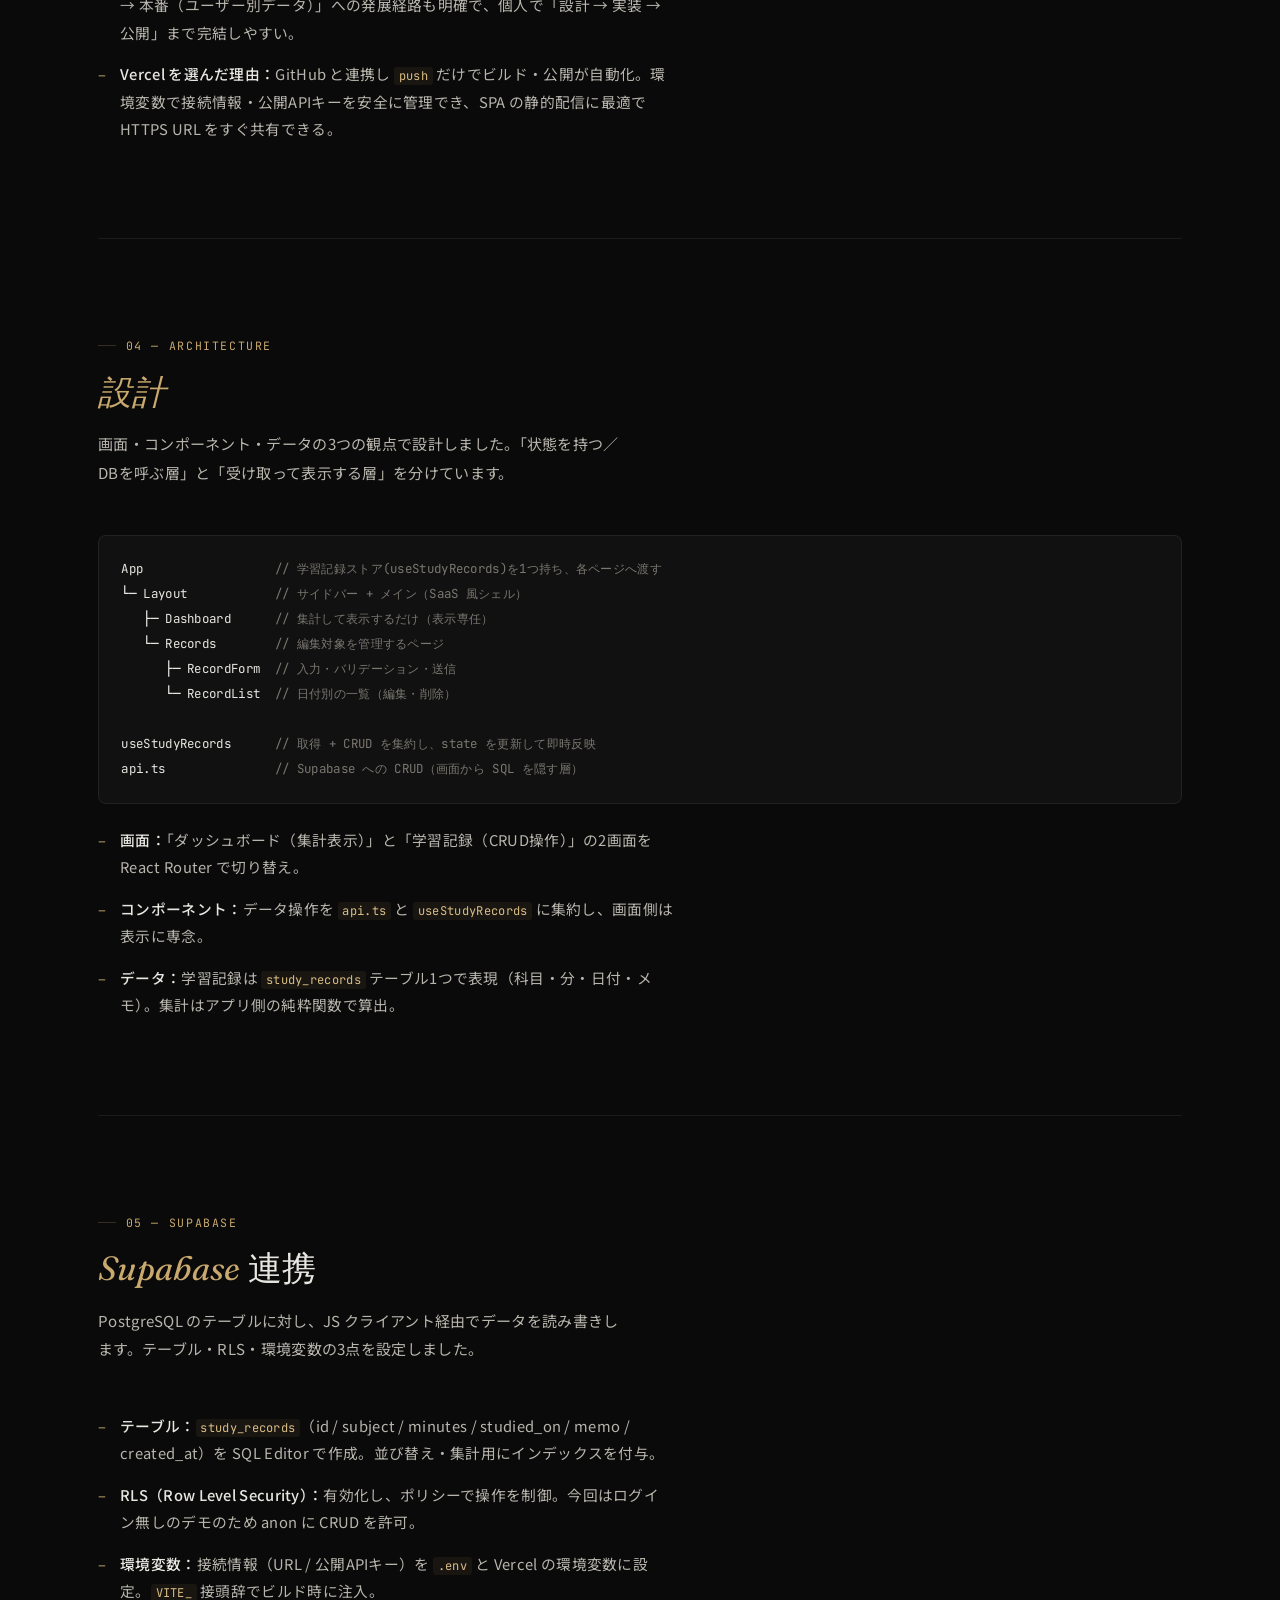
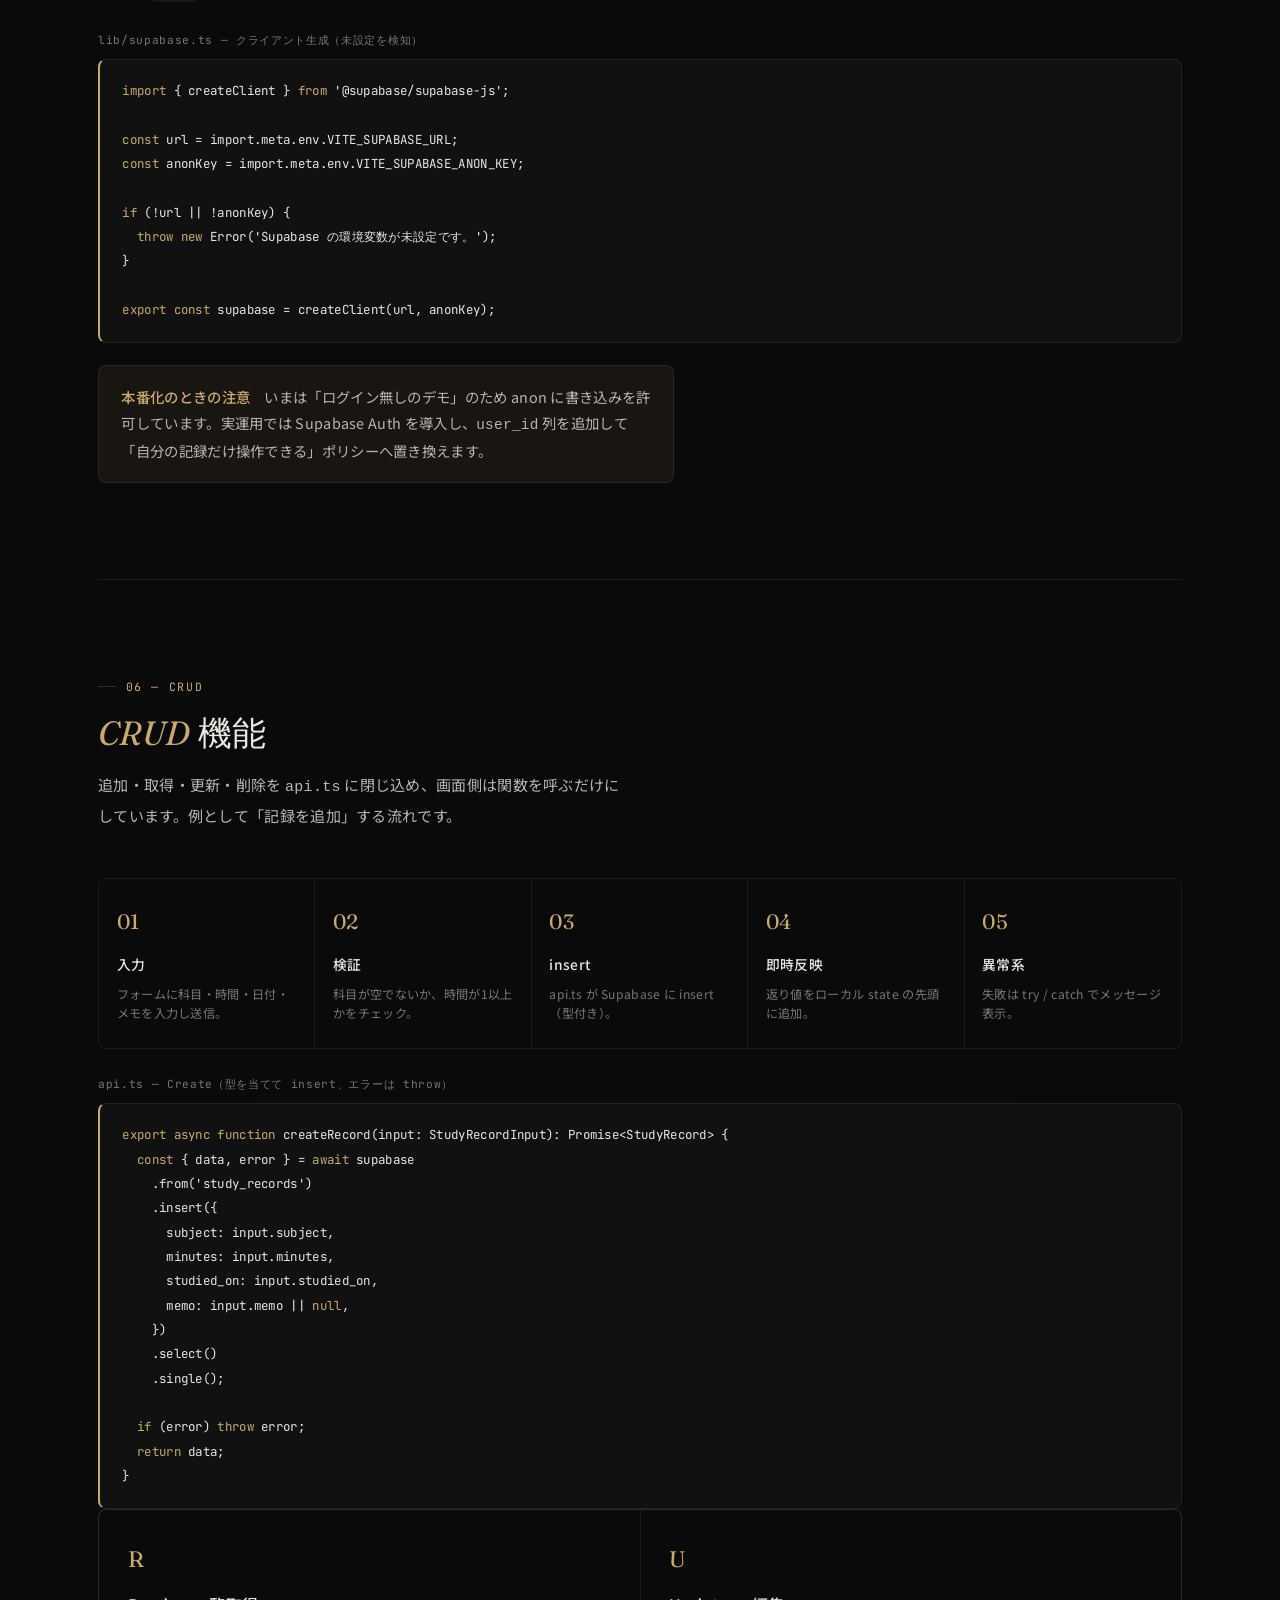
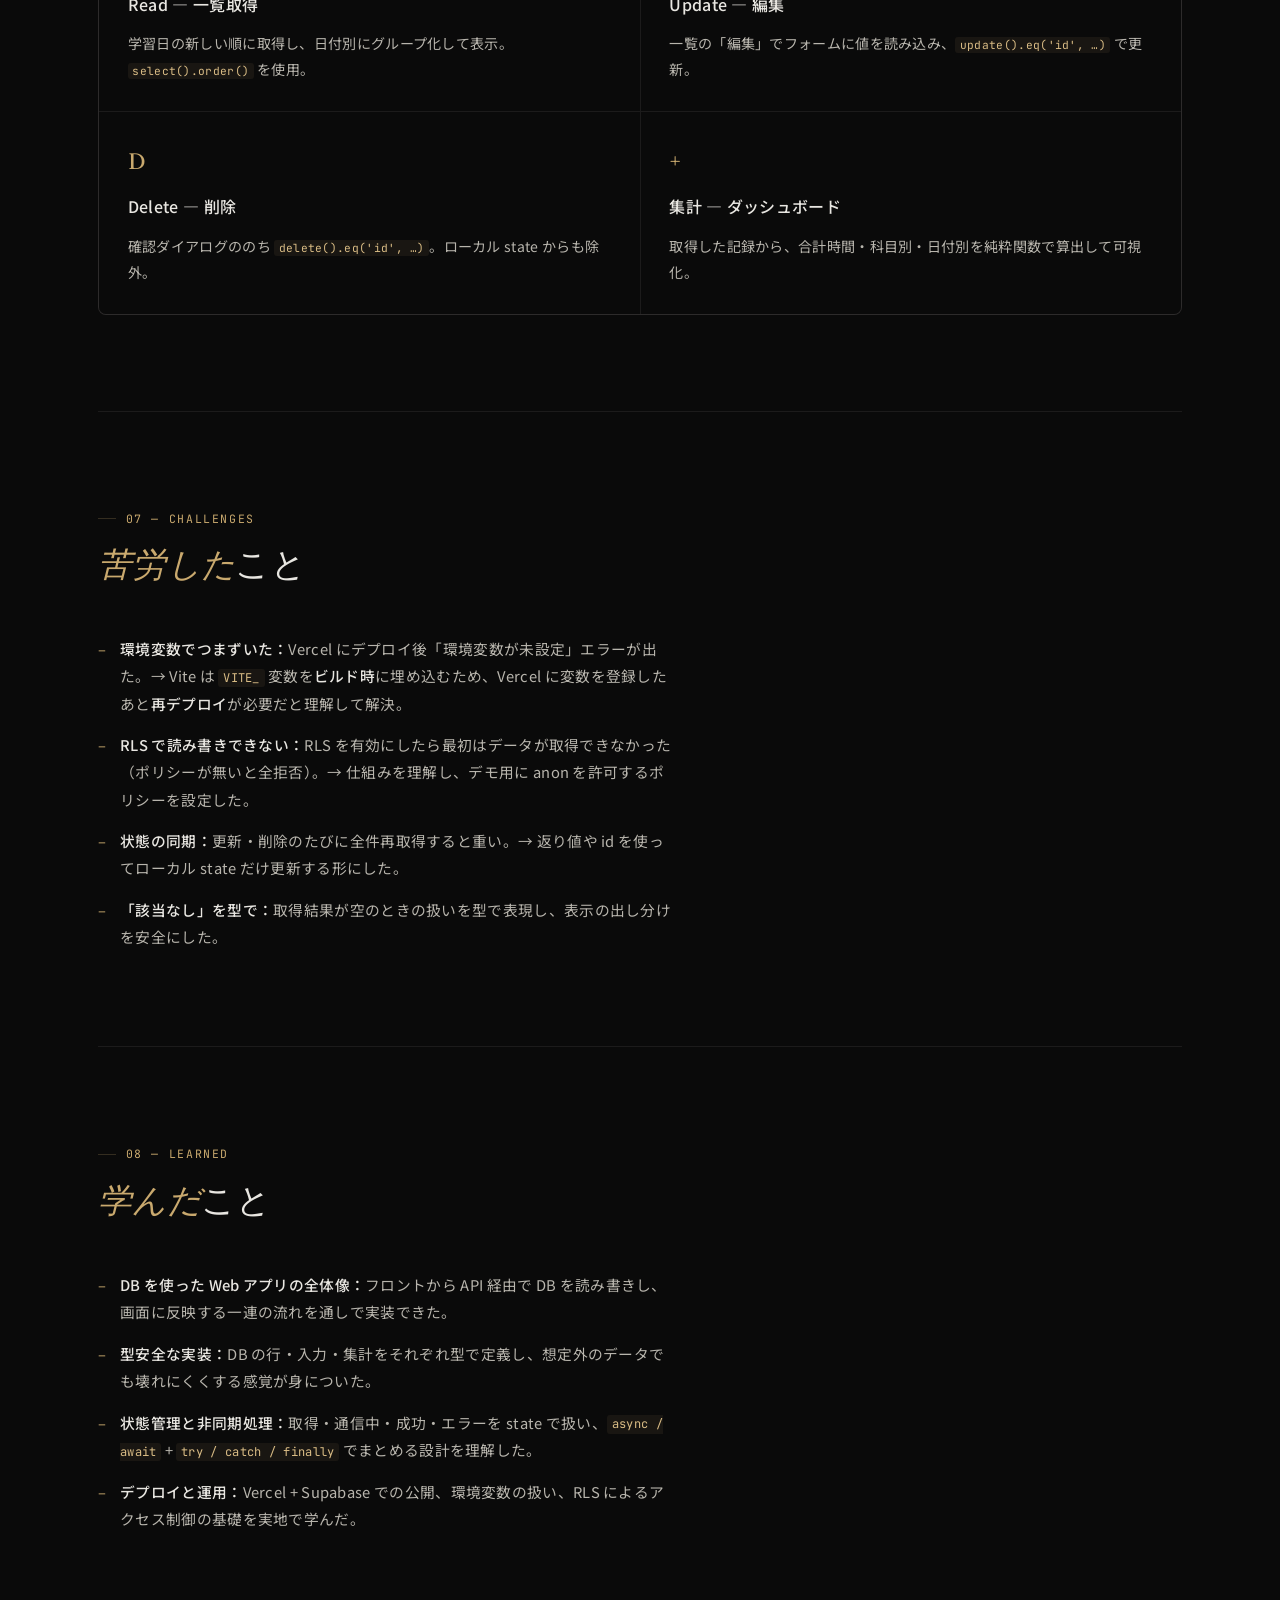
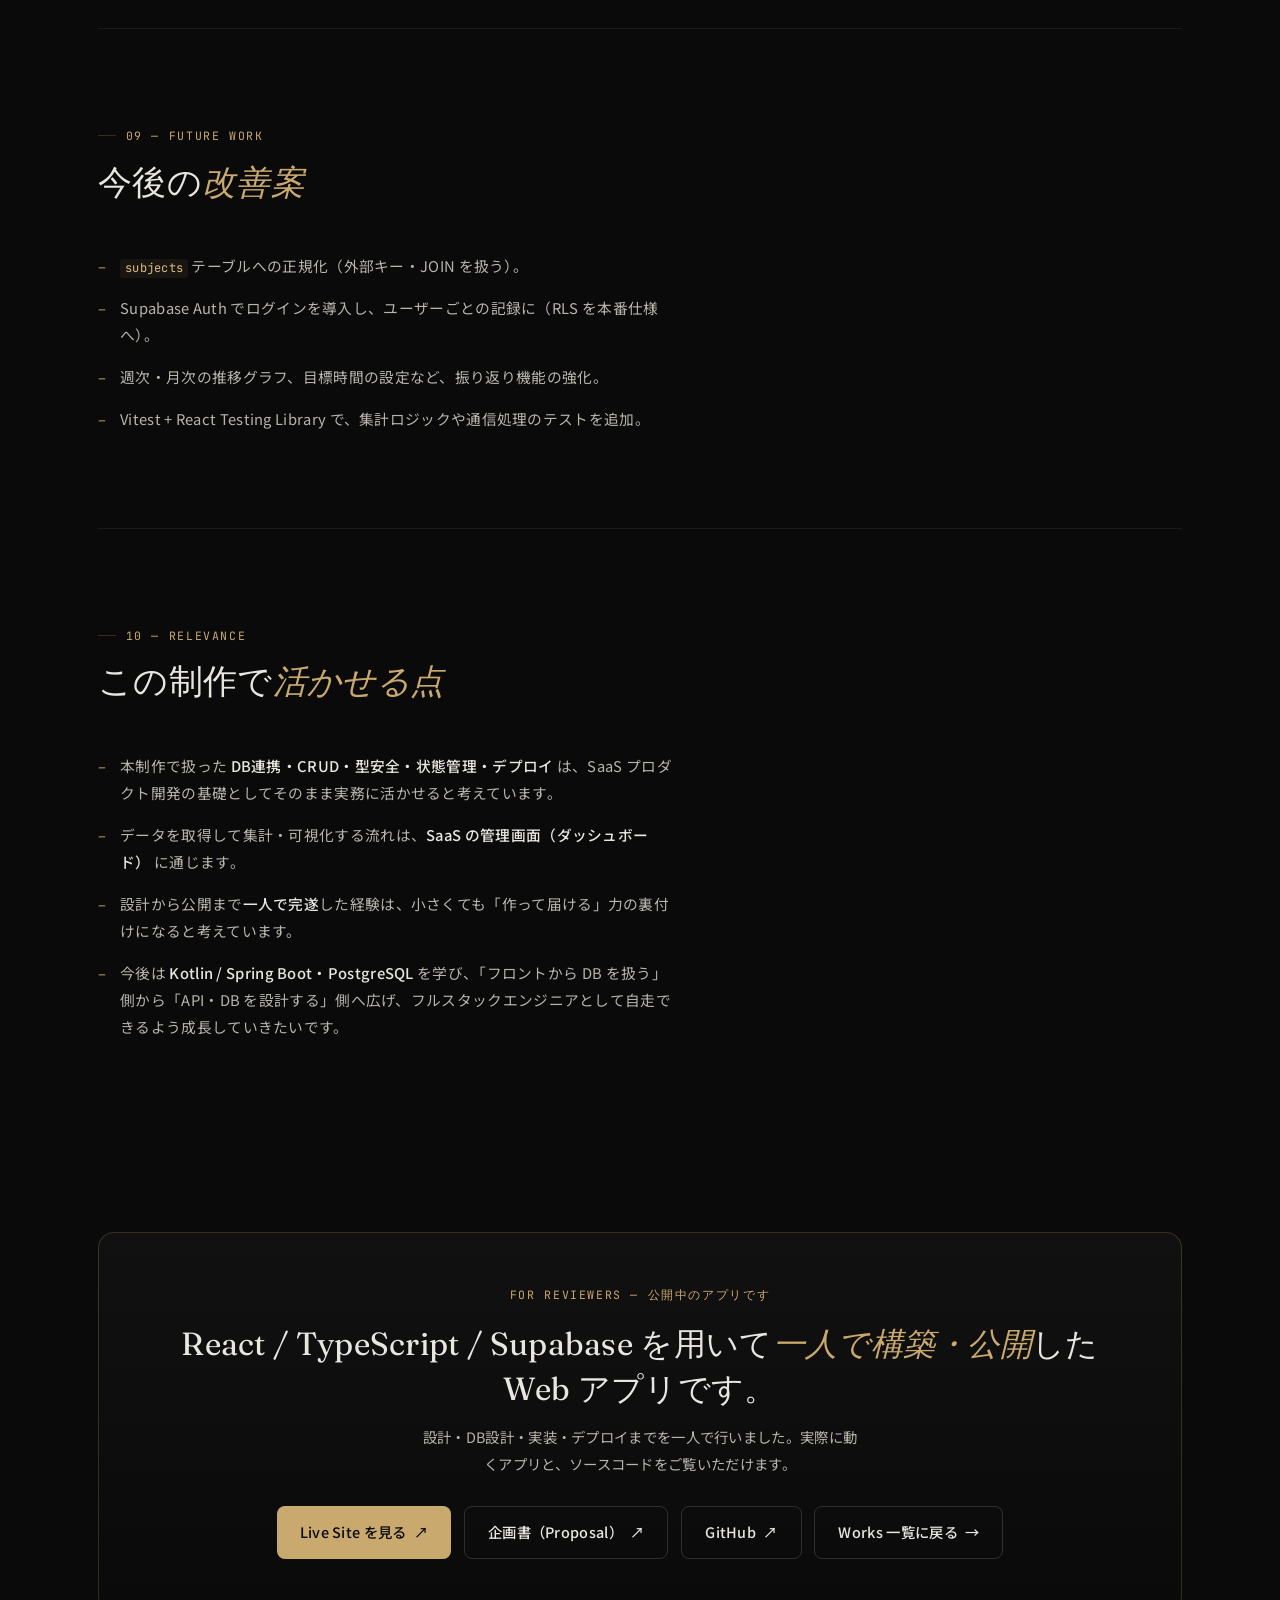
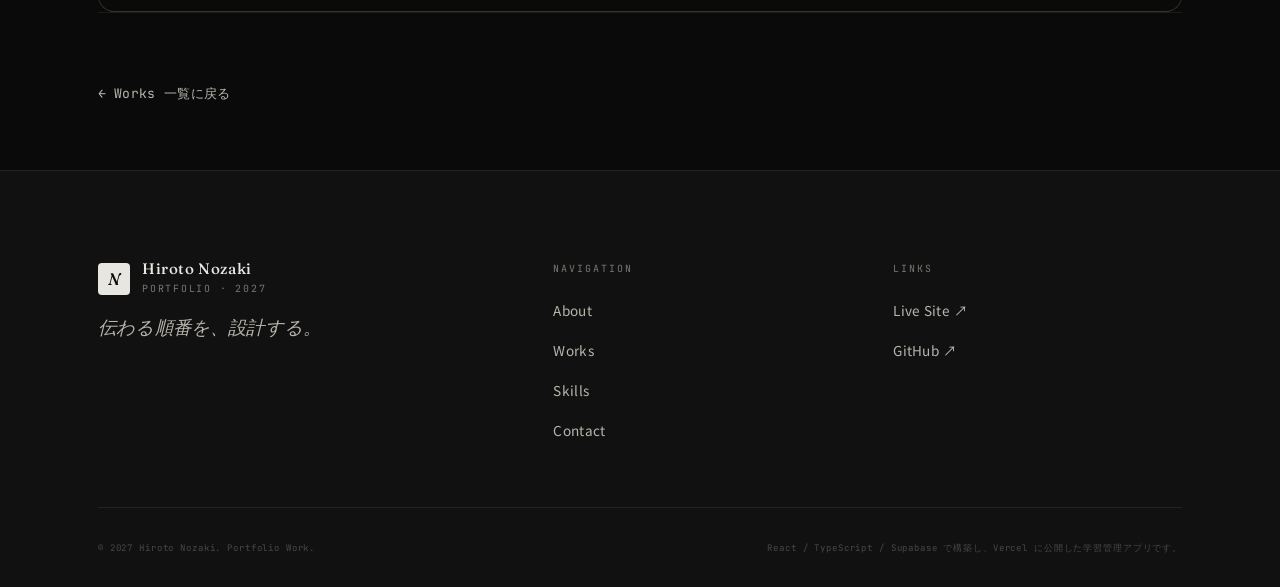
<file: study-tracker-case.html>
<!DOCTYPE html>
<html lang="ja">
<head>
  <meta charset="UTF-8">
  <meta name="viewport" content="width=device-width, initial-scale=1.0">
  <meta name="format-detection" content="telephone=no">
  <meta name="color-scheme" content="dark">

  <title>Study Tracker — Case Study | Hiroto Nozaki</title>
  <meta name="description" content="React / TypeScript / Supabase で構築し Vercel に公開した学習管理アプリ Study Tracker のケーススタディ。制作背景・課題・設計・Supabase連携・CRUD機能・苦労した点・学んだこと・今後の改善案までをまとめた制作実績です。">
  <meta name="theme-color" content="#0a0a0a">
  <meta name="robots" content="index,follow">

  <meta property="og:type" content="article">
  <meta property="og:url" content="https://hirotonozaki.github.io/hiroto-nozaki-portfolio/study-tracker-case.html">
  <meta property="og:title" content="Study Tracker — Case Study">
  <meta property="og:description" content="React / TypeScript / Supabase で構築し Vercel に公開した学習管理アプリのケーススタディ。設計・DB・CRUD・デプロイまで一人で構築。">
  <meta property="og:site_name" content="Hiroto Nozaki Portfolio">
  <meta property="og:locale" content="ja_JP">
  <meta property="og:image" content="https://hirotonozaki.github.io/hiroto-nozaki-portfolio/assets/images/study-tracker-thumb.png">

  <link rel="canonical" href="https://hirotonozaki.github.io/hiroto-nozaki-portfolio/study-tracker-case.html">

  <link rel="icon" type="image/svg+xml" href="data:image/svg+xml,%3Csvg xmlns='http://www.w3.org/2000/svg' viewBox='0 0 32 32'%3E%3Crect width='32' height='32' rx='6' fill='%230a0a0a'/%3E%3Ctext x='16' y='22' font-family='serif' font-size='18' font-style='italic' fill='%23c9a96e' text-anchor='middle'%3EN%3C/text%3E%3C/svg%3E">

  <link rel="preconnect" href="https://fonts.googleapis.com">
  <link rel="preconnect" href="https://fonts.gstatic.com" crossorigin>
  <link href="https://fonts.googleapis.com/css2?family=Fraunces:ital,opsz,wght@0,9..144,300..600;1,9..144,300..500&family=Noto+Sans+JP:wght@400;500;700&family=JetBrains+Mono:wght@400;500&display=swap" rel="stylesheet">

  <link rel="stylesheet" href="./css/style.css">

  <noscript>
    <style>[data-reveal]{opacity:1!important;transform:none!important;}</style>
  </noscript>

  <!-- ============================================================
       Case-study local styles (p-case 名前空間) — jpa-case.html と共通方式
       ============================================================ -->
  <style>
    .p-case-bc{display:flex;align-items:center;gap:.6em;font-family:var(--f-mono);
      font-size:.72rem;letter-spacing:.08em;color:var(--c-text-3);
      padding-top:calc(var(--header-h) + 2.4rem);flex-wrap:wrap;}
    .p-case-bc a{color:var(--c-text-2);transition:color var(--dur-fast) var(--ease-out);}
    .p-case-bc a:hover{color:var(--c-gold);}
    .p-case-bc span[aria-hidden]{color:var(--c-text-4);}

    .p-case-hero{padding:2.4rem 0 var(--s-8);}
    .p-case-hero__cat{font-family:var(--f-mono);font-size:.74rem;letter-spacing:.12em;
      color:var(--c-gold);text-transform:uppercase;margin-bottom:.8rem;
      display:flex;align-items:center;gap:.8em;}
    .p-case-hero__cat::before{content:"";width:1.6em;height:1px;background:var(--c-border-gold);}
    .p-case-hero__title{font-family:var(--f-display);font-weight:400;line-height:1.18;
      font-size:clamp(2.1rem,5.4vw,3.6rem);letter-spacing:.01em;margin-bottom:1.2rem;}
    .p-case-hero__title em{color:var(--c-gold);}
    .p-case-hero__lead{max-width:64ch;color:var(--c-text-2);font-size:1rem;line-height:2;}
    .p-case-hero__lead em{color:var(--c-gold);}
    .p-case-hero__links{display:flex;flex-wrap:wrap;gap:.7rem;margin-top:var(--s-6);}
    .p-case-hero__visual{margin-top:var(--s-7);border:1px solid var(--c-border);
      border-radius:var(--r-lg);overflow:hidden;background:var(--c-bg-1);
      box-shadow:0 30px 80px -40px rgba(0,0,0,.8);}
    .p-case-hero__visual img{width:100%;display:block;}
    .p-case-hero__visual figcaption{font-family:var(--f-mono);font-size:.7rem;
      letter-spacing:.08em;color:var(--c-text-3);padding:.9em 1.2em;border-top:1px solid var(--c-border);}

    .p-case-meta{display:grid;grid-template-columns:repeat(4,1fr);gap:1px;
      background:var(--c-border);border:1px solid var(--c-border);
      border-radius:var(--r);overflow:hidden;margin-top:var(--s-7);}
    .p-case-meta div{background:var(--c-bg);padding:1.3rem 1.4rem;}
    .p-case-meta dt{font-family:var(--f-mono);font-size:.66rem;letter-spacing:.1em;
      color:var(--c-text-3);text-transform:uppercase;margin-bottom:.5em;}
    .p-case-meta dd{font-size:.9rem;color:var(--c-text);line-height:1.5;}

    .p-case-sec{padding:var(--s-9) 0;border-top:1px solid var(--c-border);}
    .p-case-sec__head{margin-bottom:var(--s-7);}
    .p-case-sec__label{font-family:var(--f-mono);font-size:.72rem;letter-spacing:.14em;
      color:var(--c-gold);text-transform:uppercase;margin-bottom:.9rem;
      display:flex;align-items:center;gap:.8em;}
    .p-case-sec__label::before{content:"";width:1.6em;height:1px;background:var(--c-border-gold);}
    .p-case-sec__title{font-family:var(--f-display);font-weight:400;
      font-size:clamp(1.5rem,3.2vw,2.1rem);line-height:1.3;letter-spacing:.01em;}
    .p-case-sec__title em{color:var(--c-gold);}
    .p-case-sec__desc{margin-top:1rem;max-width:66ch;color:var(--c-text-2);font-size:.94rem;line-height:1.9;}

    .p-case-prose{max-width:72ch;color:var(--c-text-2);font-size:.96rem;line-height:2.05;}
    .p-case-prose p + p{margin-top:1.2em;}
    .p-case-prose em{color:var(--c-gold);}

    .p-case-list{max-width:72ch;display:flex;flex-direction:column;gap:.9rem;}
    .p-case-list li{position:relative;padding-left:1.5em;color:var(--c-text-2);
      font-size:.92rem;line-height:1.85;}
    .p-case-list li::before{content:"–";position:absolute;left:0;color:var(--c-gold);}
    .p-case-list li b{color:var(--c-text);font-weight:500;}
    .p-case-list li code{font-family:var(--f-mono);font-size:.82em;color:var(--c-gold-bright);
      background:var(--c-gold-pale);padding:.1em .4em;border-radius:3px;}

    .p-case-flow{display:grid;grid-template-columns:repeat(5,1fr);gap:0;
      counter-reset:flow;border:1px solid var(--c-border);border-radius:var(--r);overflow:hidden;}
    .p-case-flow__step{position:relative;padding:1.5rem 1.1rem;background:var(--c-bg);
      border-right:1px solid var(--c-border);}
    .p-case-flow__step:last-child{border-right:0;}
    .p-case-flow__step::before{counter-increment:flow;content:"0" counter(flow);
      font-family:var(--f-display);font-size:1.3rem;color:var(--c-gold);display:block;margin-bottom:.6rem;}
    .p-case-flow__step h3{font-size:.86rem;color:var(--c-text);margin-bottom:.5rem;font-weight:500;}
    .p-case-flow__step p{font-size:.76rem;color:var(--c-text-3);line-height:1.6;}

    .p-case-codecap{font-family:var(--f-mono);font-size:.7rem;letter-spacing:.06em;
      color:var(--c-text-3);margin:1.6rem 0 .5rem;}
    .p-case-code{background:var(--c-bg-1);border:1px solid var(--c-border);
      border-left:2px solid var(--c-gold);border-radius:var(--r);
      padding:1.2rem 1.4rem;overflow-x:auto;}
    .p-case-code pre{margin:0;}
    .p-case-code code{font-family:var(--f-mono);font-size:.78rem;line-height:1.95;
      color:var(--c-text);white-space:pre;display:block;}
    .p-case-code .cmt{color:var(--c-text-3);}
    .p-case-code .key{color:var(--c-gold);}

    .p-case-tree{background:var(--c-bg-1);border:1px solid var(--c-border);border-radius:var(--r);
      padding:1.3rem 1.4rem;overflow-x:auto;margin-bottom:1.4rem;}
    .p-case-tree pre{margin:0;font-family:var(--f-mono);font-size:.78rem;line-height:2;
      color:var(--c-text);white-space:pre;}
    .p-case-tree .d{color:var(--c-text-3);}

    .p-case-note{margin-top:1.4rem;padding:1.1rem 1.4rem;border:1px solid var(--c-border);
      border-radius:var(--r);background:var(--c-gold-pale);color:var(--c-text-2);
      font-size:.9rem;line-height:1.8;max-width:72ch;}
    .p-case-note b{color:var(--c-gold);font-weight:500;}

    .p-case-hl{display:grid;grid-template-columns:1fr 1fr;gap:1px;
      background:var(--c-border);border:1px solid var(--c-border);border-radius:var(--r);overflow:hidden;}
    .p-case-hl__item{background:var(--c-bg);padding:1.8rem 1.8rem;}
    .p-case-hl__num{font-family:var(--f-display);font-size:1.4rem;color:var(--c-gold);margin-bottom:.6rem;}
    .p-case-hl__item h3{font-size:1rem;color:var(--c-text);margin-bottom:.7rem;font-weight:500;}
    .p-case-hl__item p{font-size:.88rem;color:var(--c-text-2);line-height:1.85;}
    .p-case-hl__item code{font-family:var(--f-mono);font-size:.8em;color:var(--c-gold-bright);
      background:var(--c-gold-pale);padding:.1em .4em;border-radius:3px;}

    .p-case-tech{display:flex;flex-wrap:wrap;gap:.7rem;}
    .p-case-tech li{font-family:var(--f-mono);font-size:.8rem;letter-spacing:.04em;
      color:var(--c-text);border:1px solid var(--c-border-2);border-radius:999px;
      padding:.55em 1.1em;background:var(--c-surface);}
    .p-case-tech li span{color:var(--c-text-3);margin-left:.5em;}

    .p-case-cta{margin-top:var(--s-9);border:1px solid var(--c-border-gold);border-radius:var(--r-lg);
      background:linear-gradient(180deg,var(--c-bg-1),var(--c-bg));padding:clamp(2rem,4vw,3.2rem);
      text-align:center;}
    .p-case-cta__eyebrow{font-family:var(--f-mono);font-size:.72rem;letter-spacing:.14em;
      color:var(--c-gold);text-transform:uppercase;margin-bottom:1rem;}
    .p-case-cta__title{font-family:var(--f-display);font-weight:400;
      font-size:clamp(1.4rem,3vw,2rem);line-height:1.4;margin-bottom:.8rem;}
    .p-case-cta__title em{color:var(--c-gold);}
    .p-case-cta__desc{color:var(--c-text-2);font-size:.9rem;max-width:56ch;margin:0 auto 1.8rem;}
    .p-case-cta__row{display:flex;flex-wrap:wrap;gap:.8rem;justify-content:center;}
    .p-case-cta__btn{display:inline-flex;align-items:center;gap:.5em;font-size:.9rem;font-weight:500;
      padding:.85em 1.6em;border-radius:var(--r);transition:transform var(--dur) var(--ease-out),background var(--dur) var(--ease-out),border-color var(--dur) var(--ease-out);}
    .p-case-cta__btn--primary{background:var(--c-gold);color:#0a0a0a;}
    .p-case-cta__btn--primary:hover{transform:translateY(-2px);background:var(--c-gold-bright);}
    .p-case-cta__btn--ghost{border:1px solid var(--c-border-2);color:var(--c-text);}
    .p-case-cta__btn--ghost:hover{border-color:var(--c-border-gold);color:var(--c-gold);transform:translateY(-2px);}

    .p-case-next{padding:var(--s-8) 0;border-top:1px solid var(--c-border);}
    .p-case-next a{display:inline-flex;align-items:center;gap:.6em;color:var(--c-text-2);
      font-family:var(--f-mono);font-size:.82rem;transition:color var(--dur-fast) var(--ease-out);}
    .p-case-next a:hover{color:var(--c-gold);}

    @media (max-width:900px){
      .p-case-meta{grid-template-columns:repeat(2,1fr);}
      .p-case-flow{grid-template-columns:repeat(2,1fr);}
      .p-case-flow__step{border-bottom:1px solid var(--c-border);}
      .p-case-hl{grid-template-columns:1fr;}
    }
    @media (max-width:560px){
      .p-case-meta{grid-template-columns:1fr;}
      .p-case-flow{grid-template-columns:1fr;}
    }
  </style>
</head>
<body>

  <a class="c-skip-link" href="#main">本文へスキップ</a>

  <header class="l-header" id="header">
    <div class="l-header__inner">
      <a class="c-logo" href="./index.html" aria-label="トップへ">
        <span class="c-logo__mark" aria-hidden="true">N</span>
        <span class="c-logo__text">
          <span class="c-logo__name">Hiroto Nozaki</span>
          <span class="c-logo__role">Portfolio · 2027</span>
        </span>
      </a>
      <nav class="l-header__nav" aria-label="グローバルナビゲーション" id="globalNav">
        <ul class="c-nav">
          <li><a href="./index.html#about" class="c-nav__link"><span class="c-nav__num">01</span>About</a></li>
          <li><a href="./index.html#works" class="c-nav__link"><span class="c-nav__num">02</span>Works</a></li>
          <li><a href="./index.html#skills" class="c-nav__link"><span class="c-nav__num">03</span>Skills</a></li>
          <li><a href="./index.html#contact" class="c-nav__link"><span class="c-nav__num">04</span>Contact</a></li>
        </ul>
      </nav>
      <button type="button" class="c-burger" id="burger" aria-controls="globalNav" aria-expanded="false" aria-label="メニューを開く">
        <span class="c-burger__line"></span>
        <span class="c-burger__line"></span>
      </button>
    </div>
  </header>

  <main id="main">
    <div class="l-container">

      <nav class="p-case-bc" aria-label="パンくず">
        <a href="./index.html">Home</a>
        <span aria-hidden="true">/</span>
        <a href="./index.html#works">Works</a>
        <span aria-hidden="true">/</span>
        <span>Study Tracker</span>
      </nav>

      <!-- ============================================================ HERO -->
      <section class="p-case-hero" aria-labelledby="caseTitle">
        <p class="p-case-hero__cat" data-reveal>Case Study · Web Application · React / TypeScript / Supabase</p>
        <h1 class="p-case-hero__title" id="caseTitle" data-reveal data-reveal-delay="1">
          学習管理アプリ <em>Study Tracker</em>
        </h1>
        <p class="p-case-hero__lead" data-reveal data-reveal-delay="2">
          日々の学習を記録し、合計時間・科目別の内訳・日付別の履歴をダッシュボードで可視化する Web アプリです。
          バックエンドに <em>Supabase（PostgreSQL）</em>を用い、学習記録の <em>追加・一覧・編集・削除（CRUD）</em> を実装。
          設計・DB設計から実装、Vercel へのデプロイ・公開まで一人で構築しました。
        </p>

        <div class="p-case-hero__links" data-reveal data-reveal-delay="3">
          <a class="p-case-cta__btn p-case-cta__btn--primary" href="https://study-tracker-delta-rouge.vercel.app/" target="_blank" rel="noopener noreferrer">Live Site<span aria-hidden="true">↗</span></a>
          <a class="p-case-cta__btn p-case-cta__btn--ghost" href="https://hirotonozaki.github.io/study-tracker-proposal/" target="_blank" rel="noopener noreferrer">企画書（Proposal）<span aria-hidden="true">↗</span></a>
          <a class="p-case-cta__btn p-case-cta__btn--ghost" href="https://github.com/hirotonozaki/study-tracker" target="_blank" rel="noopener noreferrer">GitHub<span aria-hidden="true">↗</span></a>
        </div>

        <figure class="p-case-hero__visual" data-reveal data-reveal-delay="4">
          <img src="./assets/images/study-tracker-thumb.png" alt="Study Tracker のダッシュボード画面。合計学習時間・科目別の内訳（横棒グラフ）・最近の記録が、白×インディゴの SaaS 風 UI で表示されている。">
          <figcaption>Dashboard — React + TypeScript + Supabase</figcaption>
        </figure>

        <dl class="p-case-meta" data-reveal data-reveal-delay="5">
          <div><dt>Type</dt><dd>学習管理 Web アプリ<br>（SPA・公開中）</dd></div>
          <div><dt>Role</dt><dd>設計 / DB設計 /<br>実装 / デプロイ</dd></div>
          <div><dt>Stack</dt><dd>React 18 / TypeScript /<br>Vite / SCSS</dd></div>
          <div><dt>Backend</dt><dd>Supabase（PostgreSQL）<br>CRUD / RLS</dd></div>
        </dl>
      </section>

      <!-- ============================================================ 01 制作背景 -->
      <section class="p-case-sec" aria-labelledby="bg">
        <header class="p-case-sec__head">
          <p class="p-case-sec__label">01 — Background</p>
          <h2 class="p-case-sec__title" id="bg">制作<em>背景</em></h2>
        </header>
        <div class="p-case-prose" data-reveal>
          <p>
            これまで HTML / CSS / WordPress での Web 制作を中心に学んできましたが、
            <em>「データベースに繋いで、データを保存・更新する Web アプリ」</em> を自分で一から作り、
            <em>公開まで一人で完遂した経験</em> を形にしたいと考えていました。
          </p>
          <p>
            学習記録アプリは、追加・取得・更新・削除（CRUD）と、合計時間・科目別といった集計が一通り必要で、
            SaaS のダッシュボードのような UI も練習できます。「DB を使った Web アプリ開発」を理解し、
            実際に動くものを公開するのにちょうどよい題材として選びました。
          </p>
        </div>
      </section>

      <!-- ============================================================ 02 課題 -->
      <section class="p-case-sec" aria-labelledby="pb">
        <header class="p-case-sec__head">
          <p class="p-case-sec__label">02 — Problem</p>
          <h2 class="p-case-sec__title" id="pb"><em>課題</em>設定</h2>
          <p class="p-case-sec__desc">解決したいことを、ユーザー視点と自分の技術的なゴールに分けて整理しました。</p>
        </header>
        <ul class="p-case-list" data-reveal>
          <li><b>ユーザーが解決したいこと：</b>勉強した内容を手軽に記録し、「どの科目をどれだけやったか」を一目で振り返れるようにする。</li>
          <li><b>DBに繋いで CRUD：</b>Supabase（PostgreSQL）をバックエンドに、追加・一覧・編集・削除を一通り実装する。</li>
          <li><b>型で壊れにくく：</b>DB の行・フォーム入力・集計結果を TypeScript の型で表現する。</li>
          <li><b>集計を可視化：</b>合計時間・科目別・日付別の集計を自分で実装し、ダッシュボードに表示する。</li>
          <li><b>公開する：</b>Vercel + Supabase でデプロイし、URL でアクセスできる状態にする。</li>
        </ul>
      </section>

      <!-- ============================================================ 03 使用技術 -->
      <section class="p-case-sec" aria-labelledby="tech">
        <header class="p-case-sec__head">
          <p class="p-case-sec__label">03 — Tech Stack</p>
          <h2 class="p-case-sec__title" id="tech"><em>使用技術</em></h2>
          <p class="p-case-sec__desc">それぞれ「なぜ使うのか」を意識して選びました。フロントは React / TypeScript、バックエンドは Supabase を中心に構成しています。</p>
        </header>
        <ul class="p-case-tech" data-reveal>
          <li>React 18 <span>宣言的UI</span></li>
          <li>TypeScript <span>型安全</span></li>
          <li>Vite <span>開発環境</span></li>
          <li>Supabase <span>DB / API</span></li>
          <li>PostgreSQL <span>データ保存</span></li>
          <li>React Router <span>画面遷移</span></li>
          <li>SCSS <span>スタイル管理</span></li>
          <li>Vercel <span>デプロイ</span></li>
        </ul>
        <ul class="p-case-list" data-reveal>
          <li><b>Supabase を選んだ理由：</b>サーバーを自前で立てずに本格的な PostgreSQL をすぐ使え、JS クライアントから CRUD を素直に書ける。RLS・Auth による「デモ → 本番（ユーザー別データ）」への発展経路も明確で、個人で「設計 → 実装 → 公開」まで完結しやすい。</li>
          <li><b>Vercel を選んだ理由：</b>GitHub と連携し <code>push</code> だけでビルド・公開が自動化。環境変数で接続情報・公開APIキーを安全に管理でき、SPA の静的配信に最適で HTTPS URL をすぐ共有できる。</li>
        </ul>
      </section>

      <!-- ============================================================ 04 設計 -->
      <section class="p-case-sec" aria-labelledby="design">
        <header class="p-case-sec__head">
          <p class="p-case-sec__label">04 — Architecture</p>
          <h2 class="p-case-sec__title" id="design"><em>設計</em></h2>
          <p class="p-case-sec__desc">画面・コンポーネント・データの3つの観点で設計しました。「状態を持つ／DBを呼ぶ層」と「受け取って表示する層」を分けています。</p>
        </header>
        <div data-reveal>
          <div class="p-case-tree">
<pre>App                  <span class="d">// 学習記録ストア(useStudyRecords)を1つ持ち、各ページへ渡す</span>
└─ Layout            <span class="d">// サイドバー + メイン（SaaS 風シェル）</span>
   ├─ Dashboard      <span class="d">// 集計して表示するだけ（表示専任）</span>
   └─ Records        <span class="d">// 編集対象を管理するページ</span>
      ├─ RecordForm  <span class="d">// 入力・バリデーション・送信</span>
      └─ RecordList  <span class="d">// 日付別の一覧（編集・削除）</span>

useStudyRecords      <span class="d">// 取得 + CRUD を集約し、state を更新して即時反映</span>
api.ts               <span class="d">// Supabase への CRUD（画面から SQL を隠す層）</span></pre>
          </div>
          <ul class="p-case-list">
            <li><b>画面：</b>「ダッシュボード（集計表示）」と「学習記録（CRUD操作）」の2画面を React Router で切り替え。</li>
            <li><b>コンポーネント：</b>データ操作を <code>api.ts</code> と <code>useStudyRecords</code> に集約し、画面側は表示に専念。</li>
            <li><b>データ：</b>学習記録は <code>study_records</code> テーブル1つで表現（科目・分・日付・メモ）。集計はアプリ側の純粋関数で算出。</li>
          </ul>
        </div>
      </section>

      <!-- ============================================================ 05 Supabase連携 -->
      <section class="p-case-sec" aria-labelledby="supa">
        <header class="p-case-sec__head">
          <p class="p-case-sec__label">05 — Supabase</p>
          <h2 class="p-case-sec__title" id="supa"><em>Supabase</em> 連携</h2>
          <p class="p-case-sec__desc">PostgreSQL のテーブルに対し、JS クライアント経由でデータを読み書きします。テーブル・RLS・環境変数の3点を設定しました。</p>
        </header>
        <div data-reveal>
          <ul class="p-case-list">
            <li><b>テーブル：</b><code>study_records</code>（id / subject / minutes / studied_on / memo / created_at）を SQL Editor で作成。並び替え・集計用にインデックスを付与。</li>
            <li><b>RLS（Row Level Security）：</b>有効化し、ポリシーで操作を制御。今回はログイン無しのデモのため anon に CRUD を許可。</li>
            <li><b>環境変数：</b>接続情報（URL / 公開APIキー）を <code>.env</code> と Vercel の環境変数に設定。<code>VITE_</code> 接頭辞でビルド時に注入。</li>
          </ul>
          <p class="p-case-codecap" data-reveal>lib/supabase.ts — クライアント生成（未設定を検知）</p>
          <div class="p-case-code" data-reveal>
<pre><code><span class="key">import</span> { createClient } <span class="key">from</span> '@supabase/supabase-js';

<span class="key">const</span> url = import.meta.env.VITE_SUPABASE_URL;
<span class="key">const</span> anonKey = import.meta.env.VITE_SUPABASE_ANON_KEY;

<span class="key">if</span> (!url || !anonKey) {
  <span class="key">throw new</span> Error('Supabase の環境変数が未設定です。');
}

<span class="key">export const</span> supabase = createClient(url, anonKey);</code></pre>
          </div>
          <div class="p-case-note">
            <b>本番化のときの注意</b>　いまは「ログイン無しのデモ」のため anon に書き込みを許可しています。実運用では Supabase Auth を導入し、<code>user_id</code> 列を追加して「自分の記録だけ操作できる」ポリシーへ置き換えます。
          </div>
        </div>
      </section>

      <!-- ============================================================ 06 CRUD機能 -->
      <section class="p-case-sec" aria-labelledby="crud">
        <header class="p-case-sec__head">
          <p class="p-case-sec__label">06 — CRUD</p>
          <h2 class="p-case-sec__title" id="crud"><em>CRUD</em> 機能</h2>
          <p class="p-case-sec__desc">追加・取得・更新・削除を <code>api.ts</code> に閉じ込め、画面側は関数を呼ぶだけにしています。例として「記録を追加」する流れです。</p>
        </header>

        <div class="p-case-flow" data-reveal>
          <div class="p-case-flow__step"><h3>入力</h3><p>フォームに科目・時間・日付・メモを入力し送信。</p></div>
          <div class="p-case-flow__step"><h3>検証</h3><p>科目が空でないか、時間が1以上かをチェック。</p></div>
          <div class="p-case-flow__step"><h3>insert</h3><p>api.ts が Supabase に insert（型付き）。</p></div>
          <div class="p-case-flow__step"><h3>即時反映</h3><p>返り値をローカル state の先頭に追加。</p></div>
          <div class="p-case-flow__step"><h3>異常系</h3><p>失敗は try / catch でメッセージ表示。</p></div>
        </div>

        <p class="p-case-codecap" data-reveal>api.ts — Create（型を当てて insert、エラーは throw）</p>
        <div class="p-case-code" data-reveal>
<pre><code><span class="key">export async function</span> createRecord(input: StudyRecordInput): Promise&lt;StudyRecord&gt; {
  <span class="key">const</span> { data, error } = <span class="key">await</span> supabase
    .from('study_records')
    .insert({
      subject: input.subject,
      minutes: input.minutes,
      studied_on: input.studied_on,
      memo: input.memo || <span class="key">null</span>,
    })
    .select()
    .single();

  <span class="key">if</span> (error) <span class="key">throw</span> error;
  <span class="key">return</span> data;
}</code></pre>
        </div>

        <div class="p-case-hl" data-reveal>
          <div class="p-case-hl__item">
            <div class="p-case-hl__num">R</div>
            <h3>Read — 一覧取得</h3>
            <p>学習日の新しい順に取得し、日付別にグループ化して表示。<code>select().order()</code> を使用。</p>
          </div>
          <div class="p-case-hl__item">
            <div class="p-case-hl__num">U</div>
            <h3>Update — 編集</h3>
            <p>一覧の「編集」でフォームに値を読み込み、<code>update().eq('id', …)</code> で更新。</p>
          </div>
          <div class="p-case-hl__item">
            <div class="p-case-hl__num">D</div>
            <h3>Delete — 削除</h3>
            <p>確認ダイアログののち <code>delete().eq('id', …)</code>。ローカル state からも除外。</p>
          </div>
          <div class="p-case-hl__item">
            <div class="p-case-hl__num">+</div>
            <h3>集計 — ダッシュボード</h3>
            <p>取得した記録から、合計時間・科目別・日付別を純粋関数で算出して可視化。</p>
          </div>
        </div>
      </section>

      <!-- ============================================================ 07 苦労したこと -->
      <section class="p-case-sec" aria-labelledby="st">
        <header class="p-case-sec__head">
          <p class="p-case-sec__label">07 — Challenges</p>
          <h2 class="p-case-sec__title" id="st"><em>苦労した</em>こと</h2>
        </header>
        <ul class="p-case-list" data-reveal>
          <li><b>環境変数でつまずいた：</b>Vercel にデプロイ後「環境変数が未設定」エラーが出た。→ Vite は <code>VITE_</code> 変数を<b>ビルド時</b>に埋め込むため、Vercel に変数を登録したあと<b>再デプロイ</b>が必要だと理解して解決。</li>
          <li><b>RLS で読み書きできない：</b>RLS を有効にしたら最初はデータが取得できなかった（ポリシーが無いと全拒否）。→ 仕組みを理解し、デモ用に anon を許可するポリシーを設定した。</li>
          <li><b>状態の同期：</b>更新・削除のたびに全件再取得すると重い。→ 返り値や id を使ってローカル state だけ更新する形にした。</li>
          <li><b>「該当なし」を型で：</b>取得結果が空のときの扱いを型で表現し、表示の出し分けを安全にした。</li>
        </ul>
      </section>

      <!-- ============================================================ 08 学んだこと -->
      <section class="p-case-sec" aria-labelledby="learn">
        <header class="p-case-sec__head">
          <p class="p-case-sec__label">08 — Learned</p>
          <h2 class="p-case-sec__title" id="learn"><em>学んだ</em>こと</h2>
        </header>
        <ul class="p-case-list" data-reveal>
          <li><b>DB を使った Web アプリの全体像：</b>フロントから API 経由で DB を読み書きし、画面に反映する一連の流れを通しで実装できた。</li>
          <li><b>型安全な実装：</b>DB の行・入力・集計をそれぞれ型で定義し、想定外のデータでも壊れにくくする感覚が身についた。</li>
          <li><b>状態管理と非同期処理：</b>取得・通信中・成功・エラーを state で扱い、<code>async / await</code> + <code>try / catch / finally</code> でまとめる設計を理解した。</li>
          <li><b>デプロイと運用：</b>Vercel + Supabase での公開、環境変数の扱い、RLS によるアクセス制御の基礎を実地で学んだ。</li>
        </ul>
      </section>

      <!-- ============================================================ 09 今後の改善案 -->
      <section class="p-case-sec" aria-labelledby="future">
        <header class="p-case-sec__head">
          <p class="p-case-sec__label">09 — Future Work</p>
          <h2 class="p-case-sec__title" id="future">今後の<em>改善案</em></h2>
        </header>
        <ul class="p-case-list" data-reveal>
          <li><code>subjects</code> テーブルへの正規化（外部キー・JOIN を扱う）。</li>
          <li>Supabase Auth でログインを導入し、ユーザーごとの記録に（RLS を本番仕様へ）。</li>
          <li>週次・月次の推移グラフ、目標時間の設定など、振り返り機能の強化。</li>
          <li>Vitest + React Testing Library で、集計ロジックや通信処理のテストを追加。</li>
        </ul>
      </section>

      <!-- ============================================================ 10 活かせる点 -->
      <section class="p-case-sec" aria-labelledby="rl">
        <header class="p-case-sec__head">
          <p class="p-case-sec__label">10 — Relevance</p>
          <h2 class="p-case-sec__title" id="rl">この制作で<em>活かせる点</em></h2>
        </header>
        <ul class="p-case-list" data-reveal>
          <li>本制作で扱った <b>DB連携・CRUD・型安全・状態管理・デプロイ</b> は、SaaS プロダクト開発の基礎としてそのまま実務に活かせると考えています。</li>
          <li>データを取得して集計・可視化する流れは、<b>SaaS の管理画面（ダッシュボード）</b> に通じます。</li>
          <li>設計から公開まで<b>一人で完遂</b>した経験は、小さくても「作って届ける」力の裏付けになると考えています。</li>
          <li>今後は <b>Kotlin / Spring Boot・PostgreSQL</b> を学び、「フロントから DB を扱う」側から「API・DB を設計する」側へ広げ、フルスタックエンジニアとして自走できるよう成長していきたいです。</li>
        </ul>
      </section>

      <!-- ============================================================ BOTTOM CTA -->
      <section class="p-case-cta" aria-labelledby="ctaTitle" data-reveal>
        <p class="p-case-cta__eyebrow">For Reviewers — 公開中のアプリです</p>
        <h2 class="p-case-cta__title" id="ctaTitle">React / TypeScript / Supabase を用いて<em>一人で構築・公開</em>した Web アプリです。</h2>
        <p class="p-case-cta__desc">
          設計・DB設計・実装・デプロイまでを一人で行いました。実際に動くアプリと、ソースコードをご覧いただけます。
        </p>
        <div class="p-case-cta__row">
          <a class="p-case-cta__btn p-case-cta__btn--primary" href="https://study-tracker-delta-rouge.vercel.app/" target="_blank" rel="noopener noreferrer">Live Site を見る<span aria-hidden="true">↗</span></a>
          <a class="p-case-cta__btn p-case-cta__btn--ghost" href="https://hirotonozaki.github.io/study-tracker-proposal/" target="_blank" rel="noopener noreferrer">企画書（Proposal）<span aria-hidden="true">↗</span></a>
          <a class="p-case-cta__btn p-case-cta__btn--ghost" href="https://github.com/hirotonozaki/study-tracker" target="_blank" rel="noopener noreferrer">GitHub<span aria-hidden="true">↗</span></a>
          <a class="p-case-cta__btn p-case-cta__btn--ghost" href="./index.html#works">Works 一覧に戻る<span aria-hidden="true">→</span></a>
        </div>
      </section>

      <nav class="p-case-next" aria-label="ページ移動">
        <a href="./index.html#works"><span aria-hidden="true">←</span> Works 一覧に戻る</a>
      </nav>

    </div>
  </main>

  <footer class="l-footer">
    <div class="l-container">
      <div class="l-footer__top">
        <div class="l-footer__brand">
          <a class="c-logo c-logo--footer" href="./index.html" aria-label="トップへ">
            <span class="c-logo__mark" aria-hidden="true">N</span>
            <span class="c-logo__text">
              <span class="c-logo__name">Hiroto Nozaki</span>
              <span class="c-logo__role">Portfolio · 2027</span>
            </span>
          </a>
          <p class="l-footer__tagline">伝わる順番を、設計する。</p>
        </div>
        <nav class="l-footer__nav" aria-label="フッターナビゲーション">
          <p class="l-footer__nav-label">Navigation</p>
          <ul>
            <li><a href="./index.html#about">About</a></li>
            <li><a href="./index.html#works">Works</a></li>
            <li><a href="./index.html#skills">Skills</a></li>
            <li><a href="./index.html#contact">Contact</a></li>
          </ul>
        </nav>
        <nav class="l-footer__nav" aria-label="関連リンク">
          <p class="l-footer__nav-label">Links</p>
          <ul>
            <li><a href="https://study-tracker-delta-rouge.vercel.app/" target="_blank" rel="noopener noreferrer">Live Site<span aria-hidden="true">↗</span></a></li>
            <li><a href="https://github.com/hirotonozaki/study-tracker" target="_blank" rel="noopener noreferrer">GitHub<span aria-hidden="true">↗</span></a></li>
          </ul>
        </nav>
      </div>
      <div class="l-footer__bottom">
        <small>© 2027 Hiroto Nozaki. Portfolio Work.</small>
        <small class="l-footer__note">React / TypeScript / Supabase で構築し、Vercel に公開した学習管理アプリです。</small>
      </div>
    </div>
  </footer>

  <a href="#main" class="c-to-top" id="toTop" aria-label="ページトップへ戻る">
    <svg width="14" height="14" viewBox="0 0 24 24" fill="none" stroke="currentColor" stroke-width="2" aria-hidden="true">
      <path d="m6 14 6-6 6 6"/>
    </svg>
  </a>

  <script src="./js/script.js" defer></script>
</body>
</html>
</file>
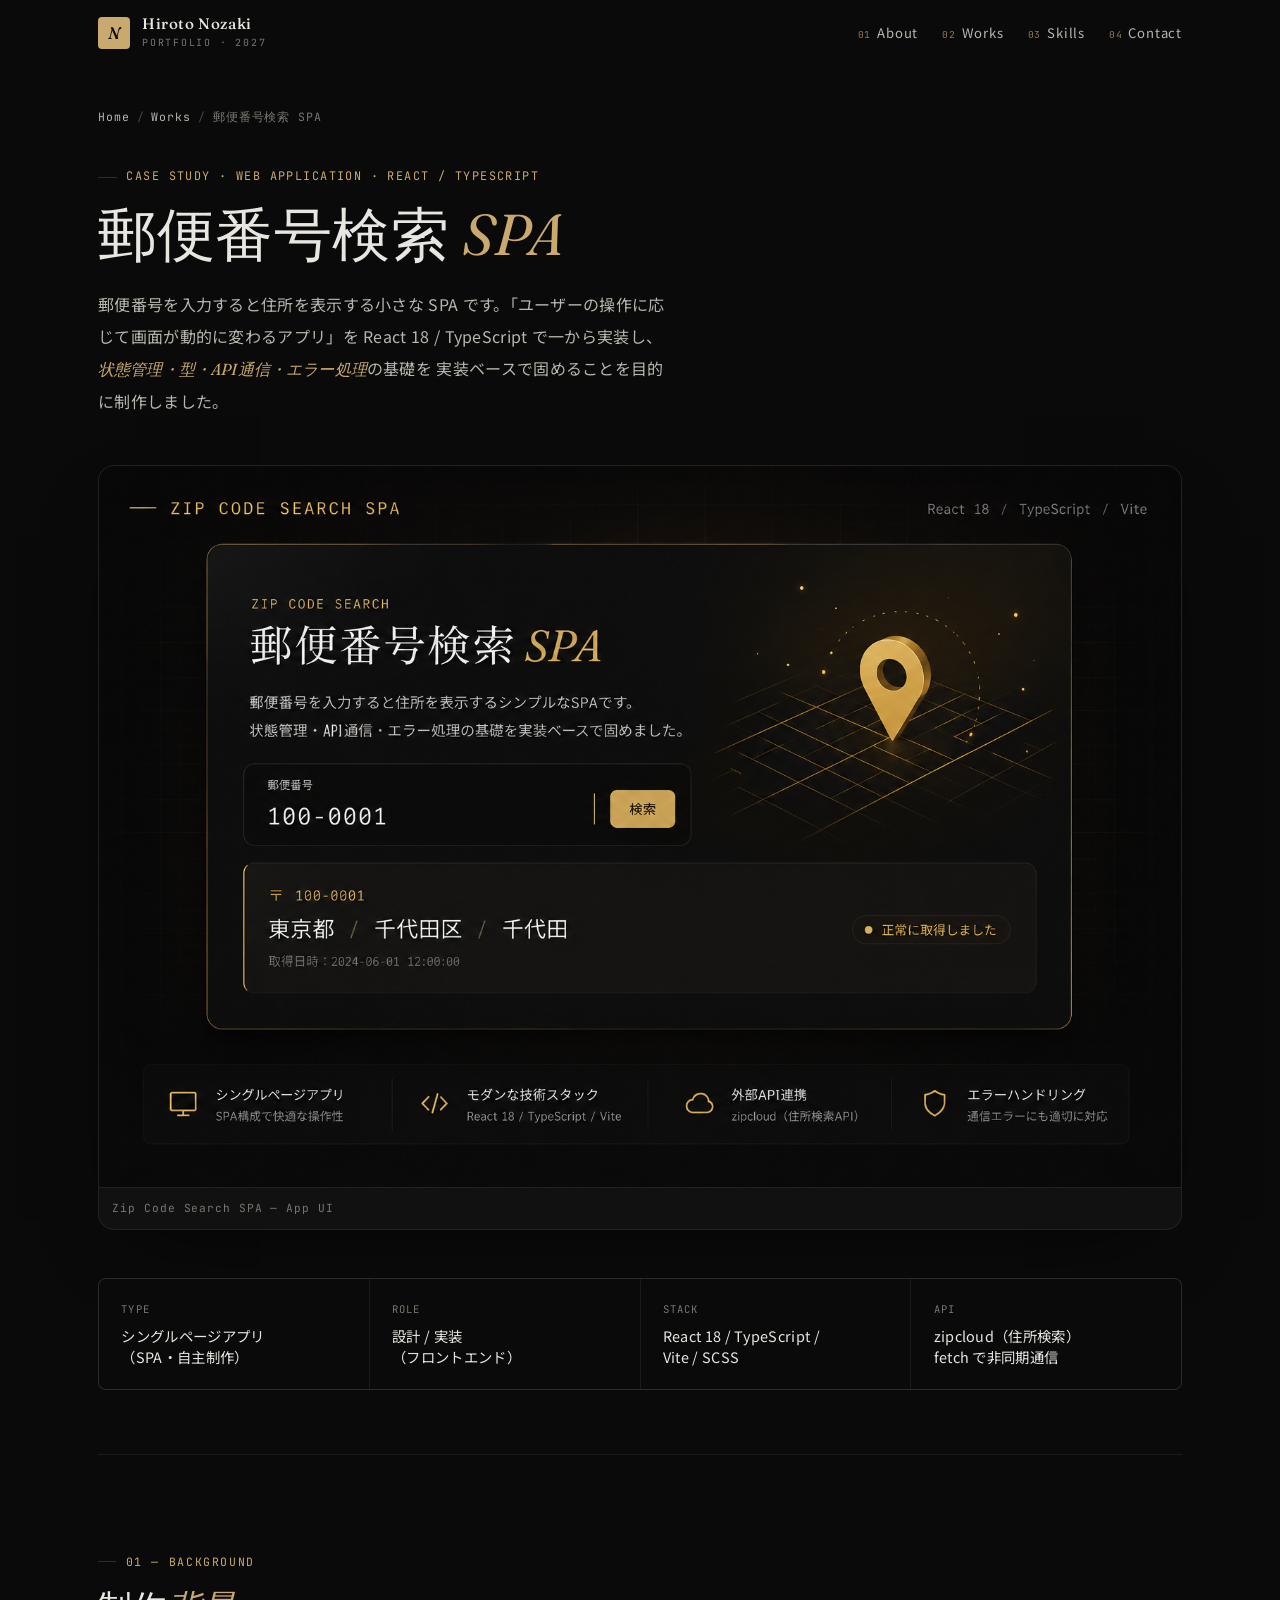
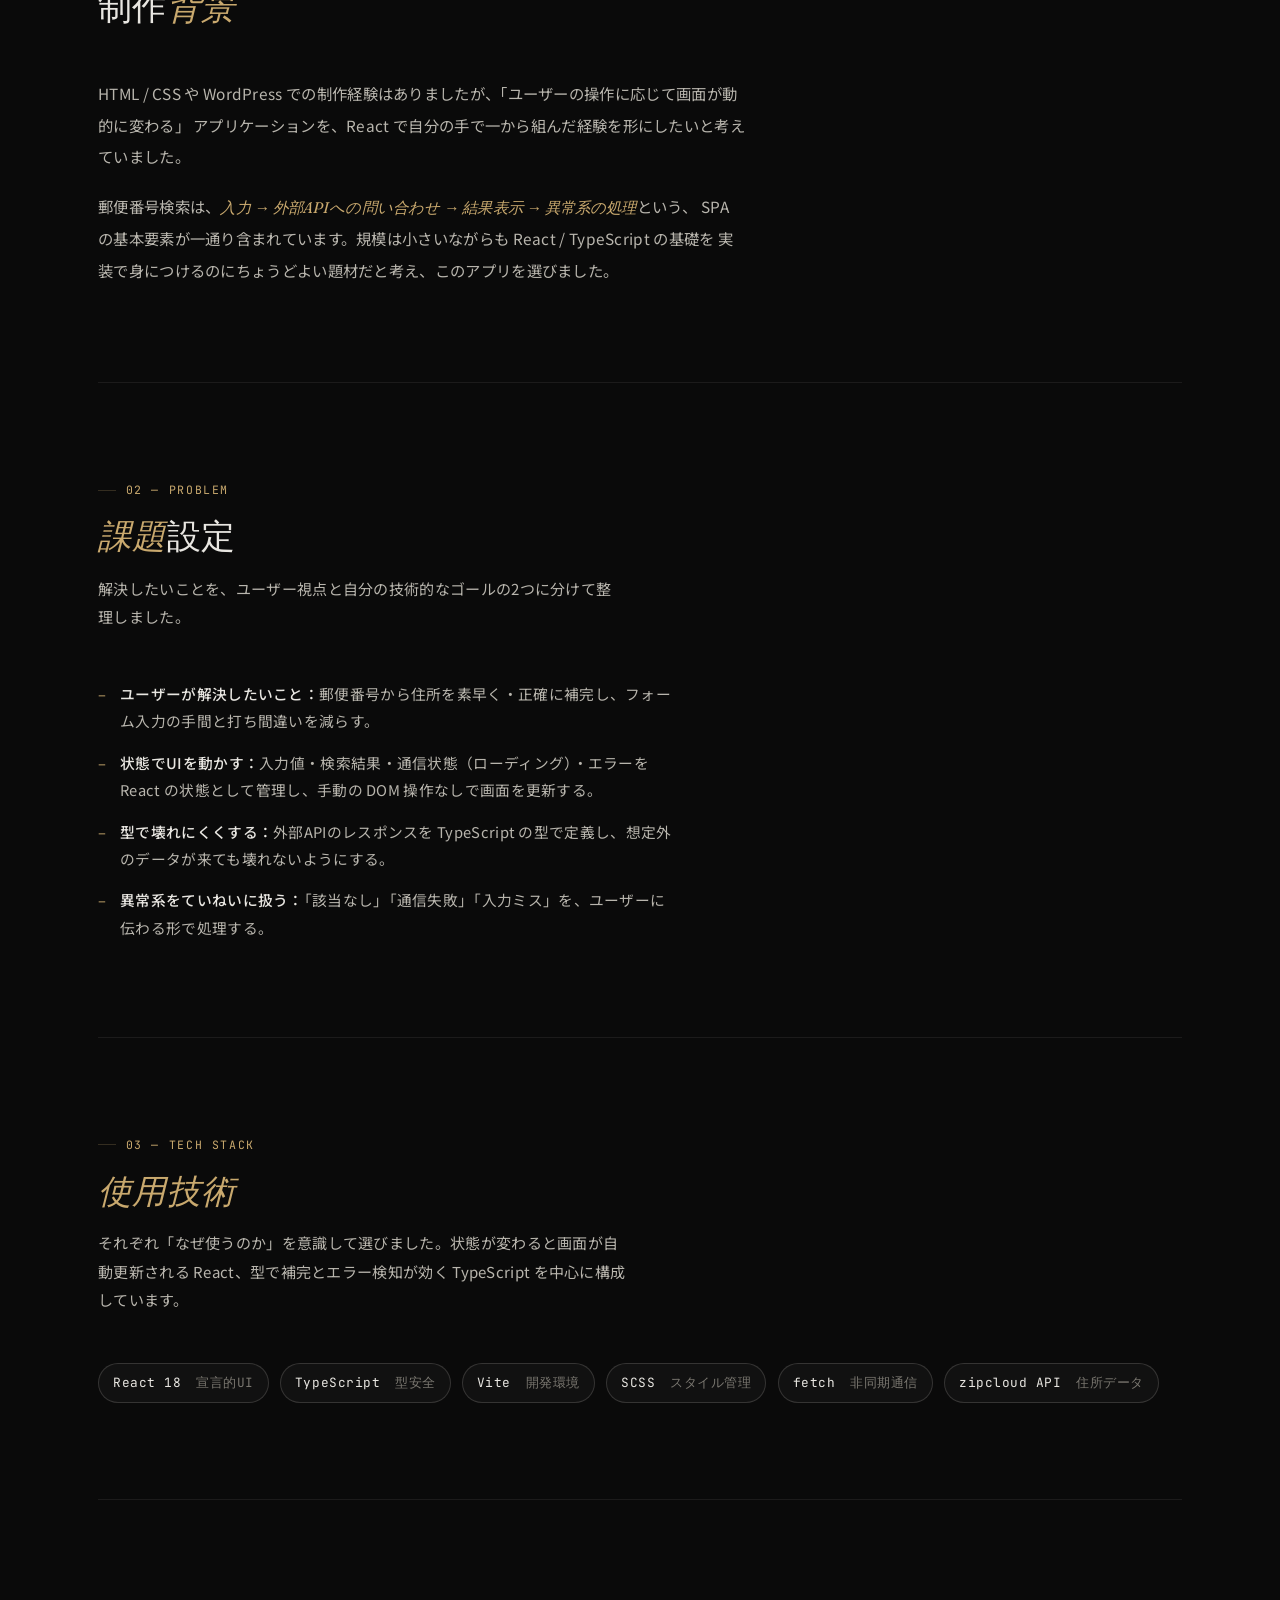
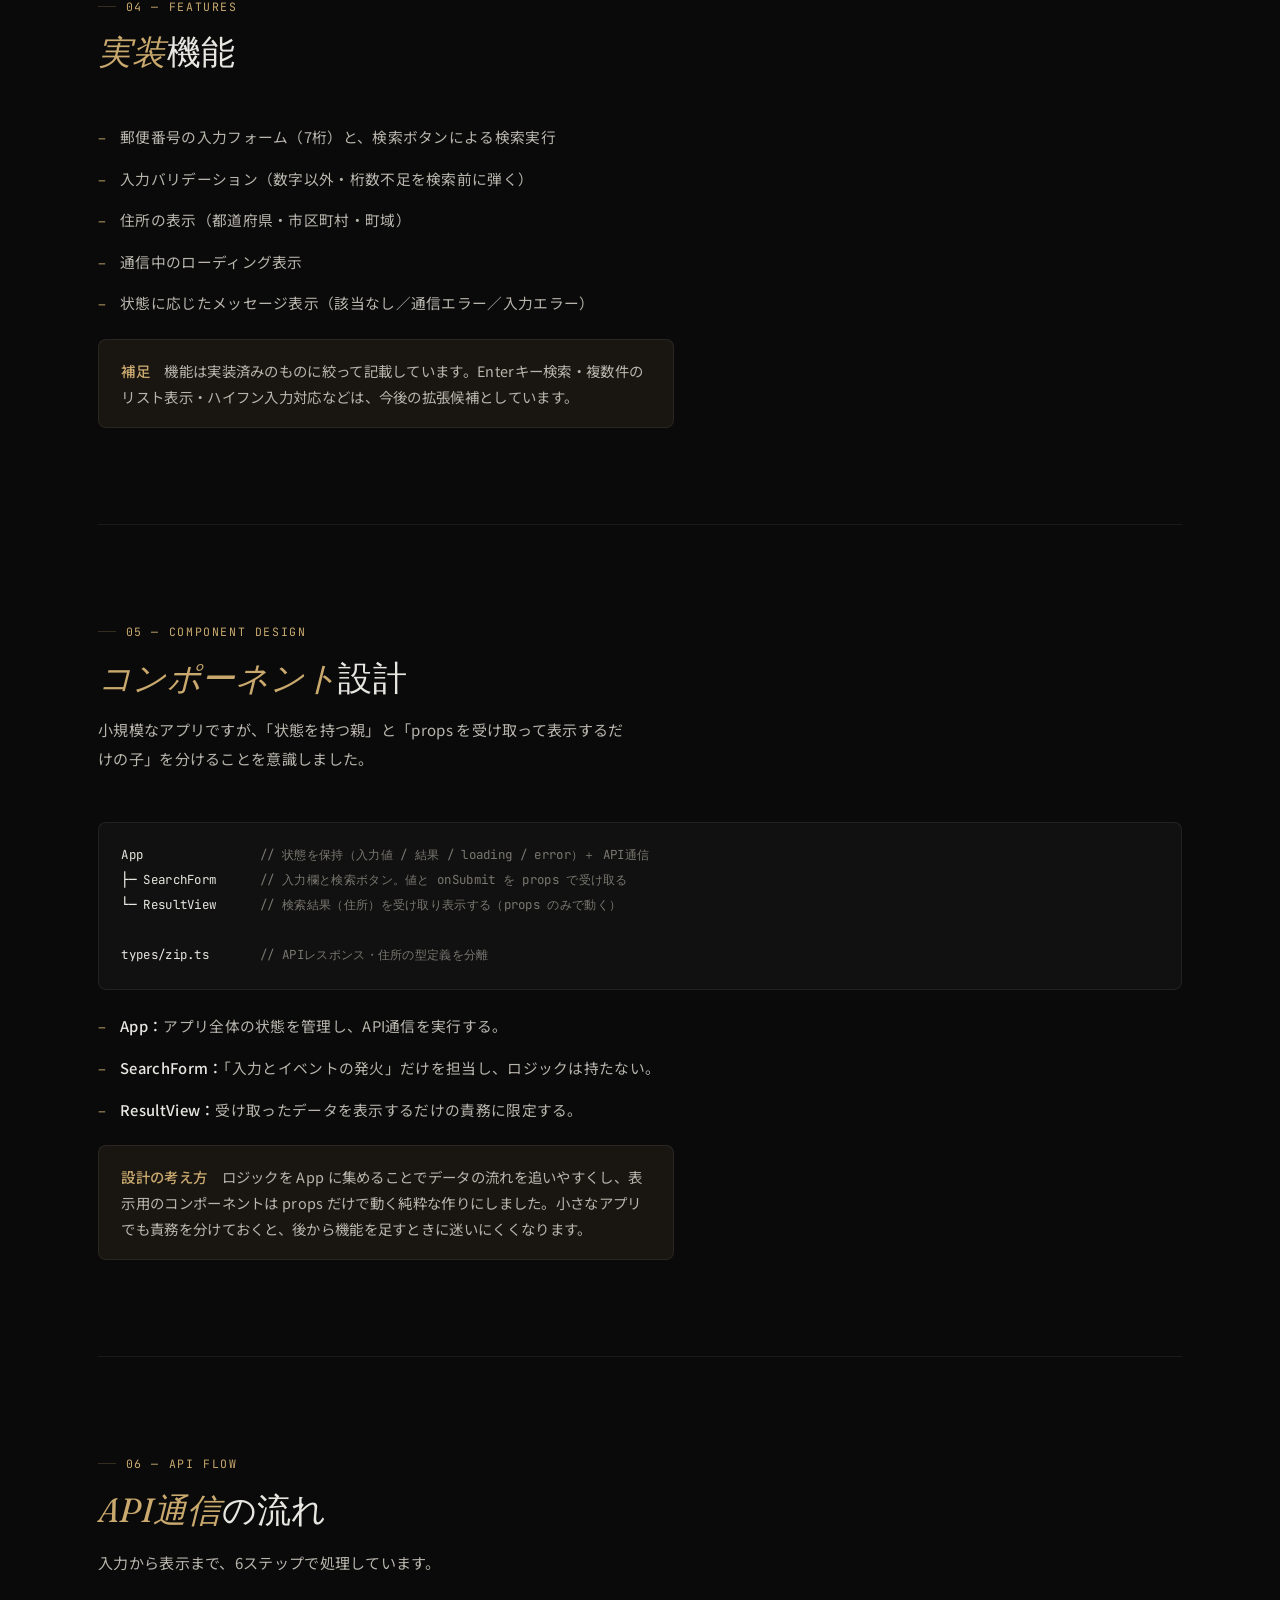
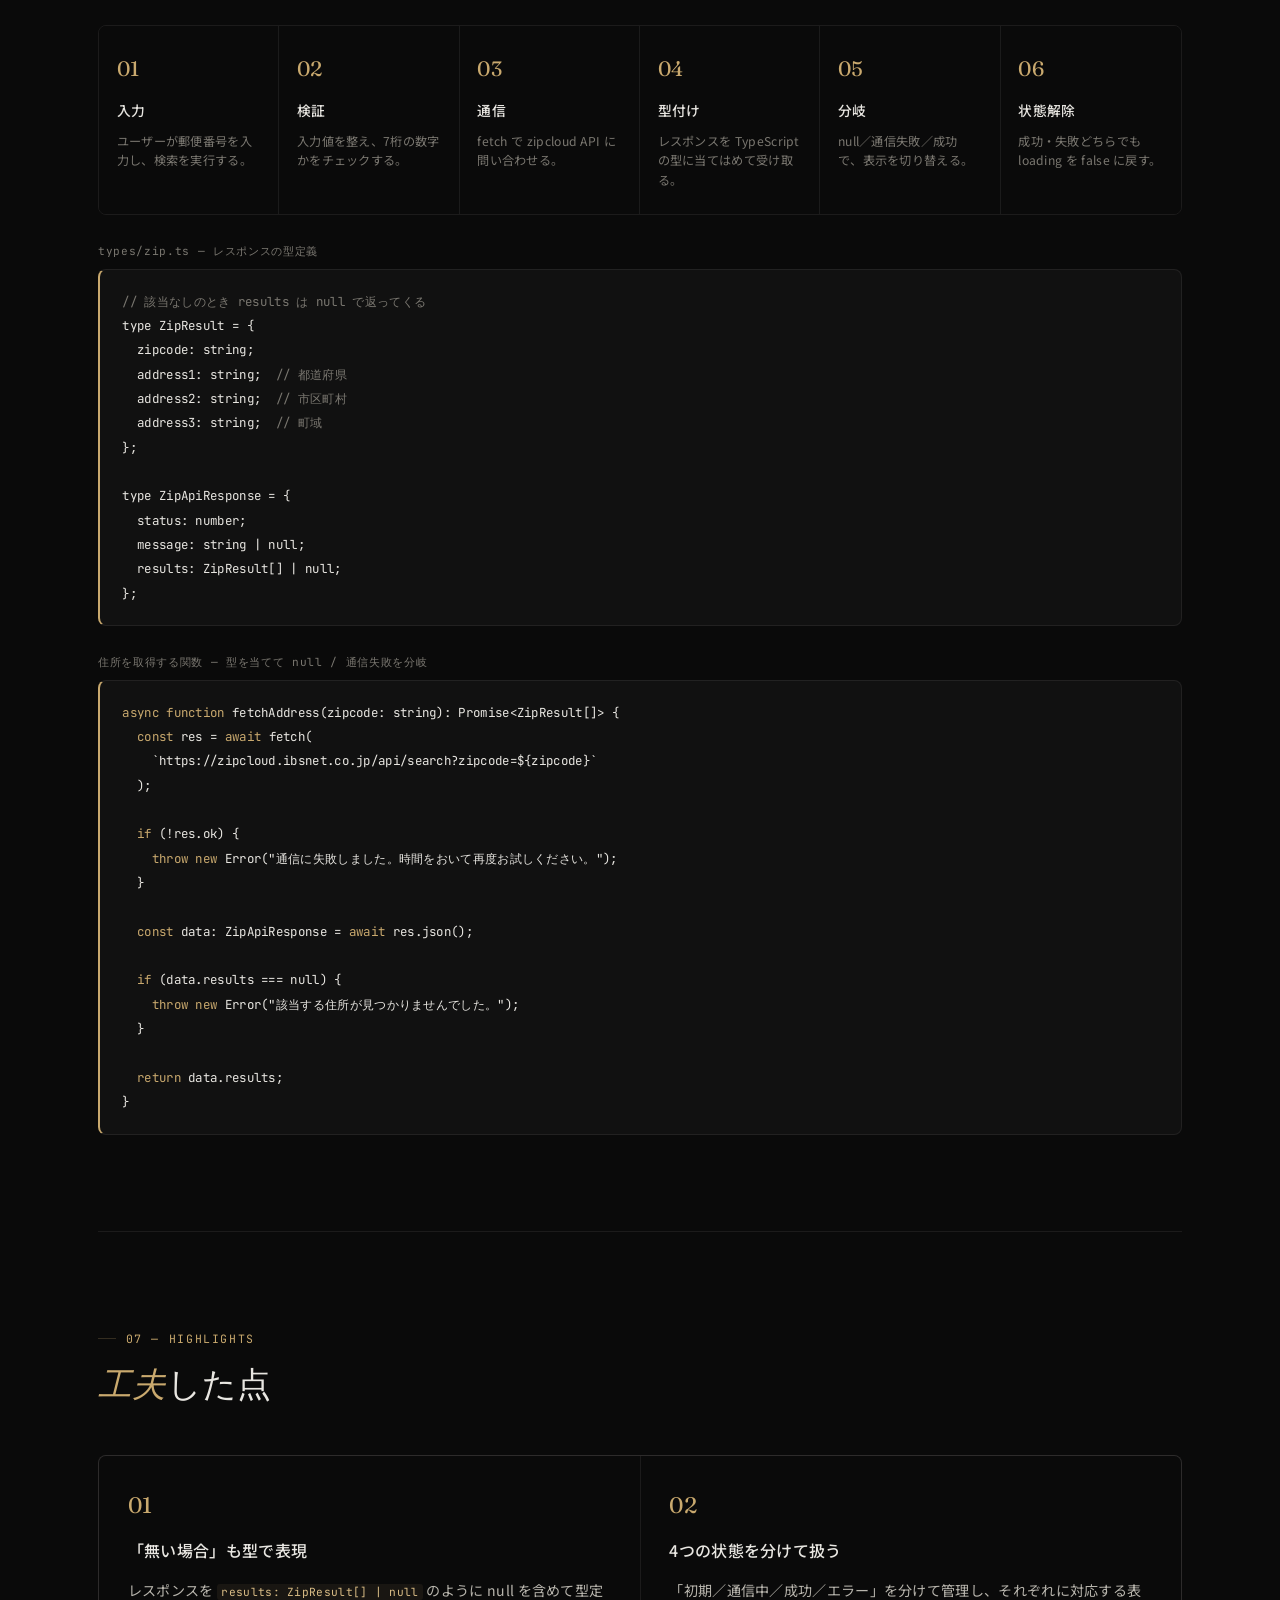
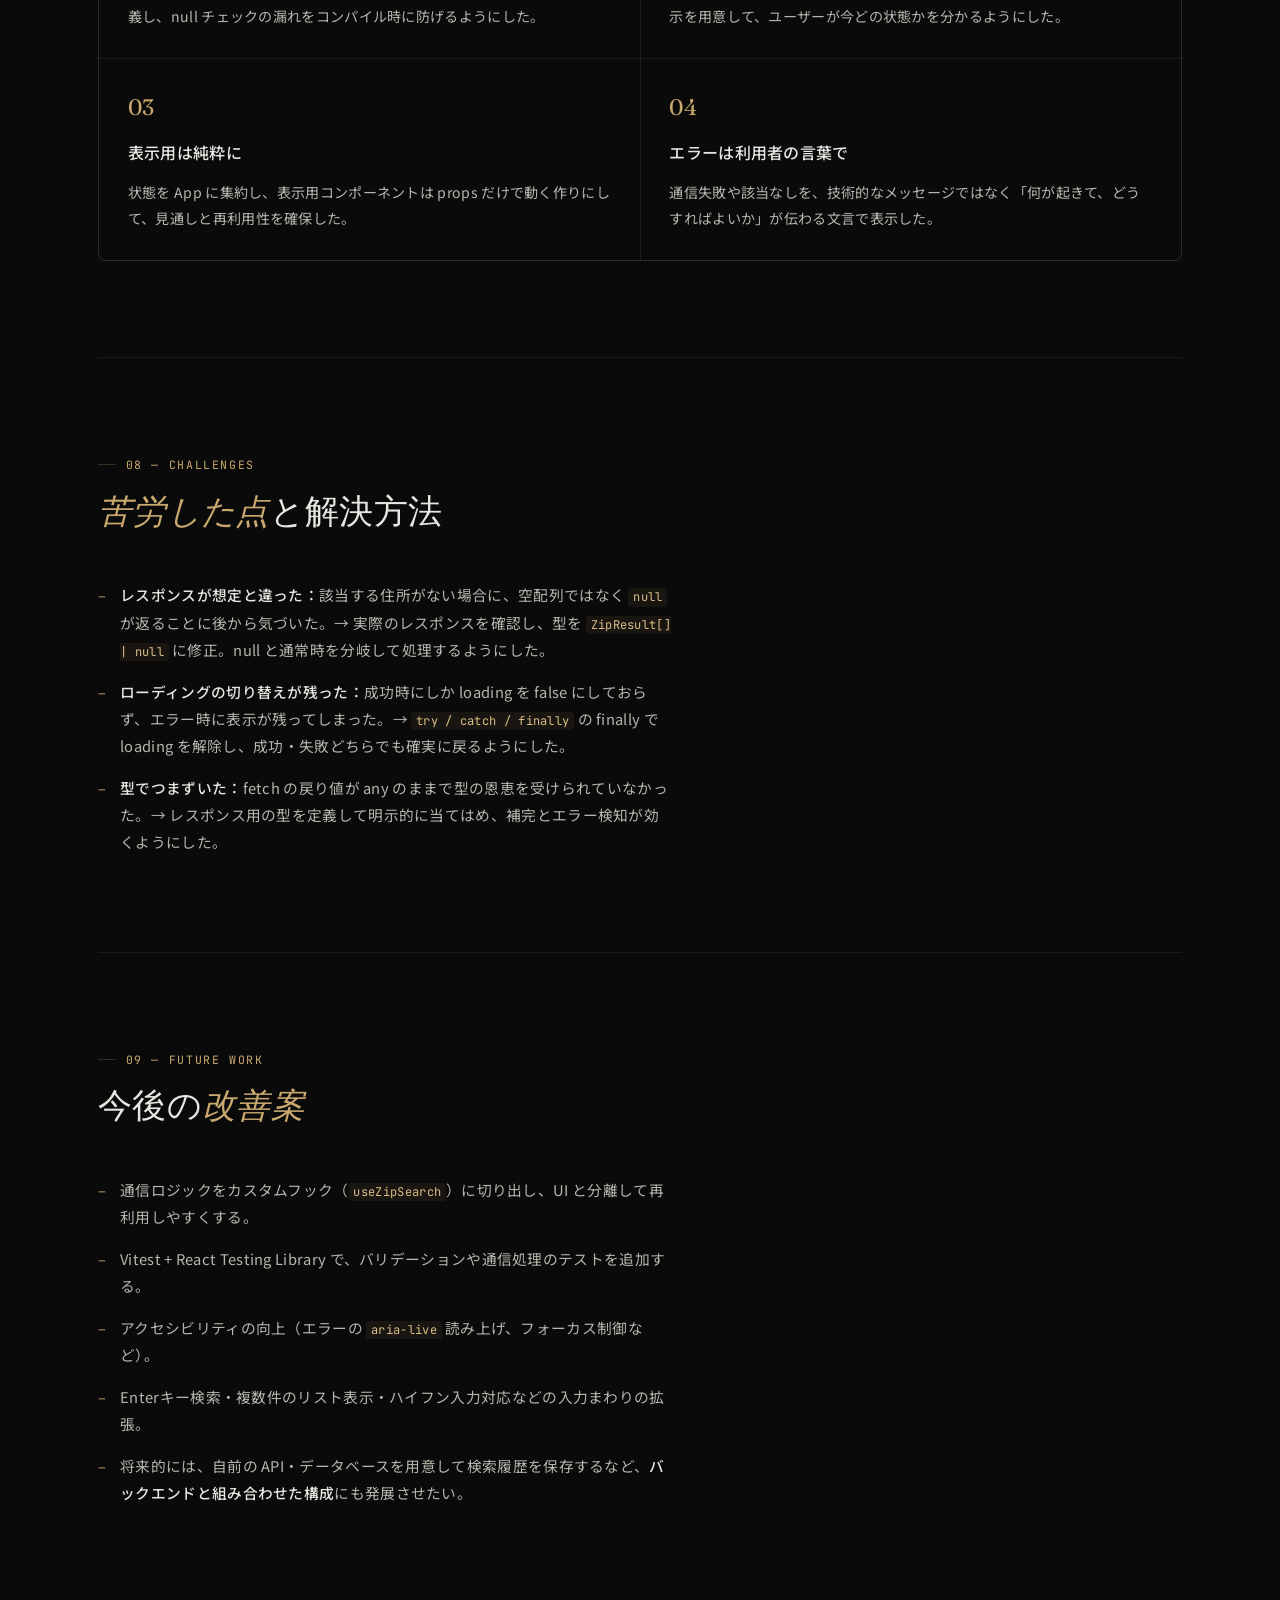
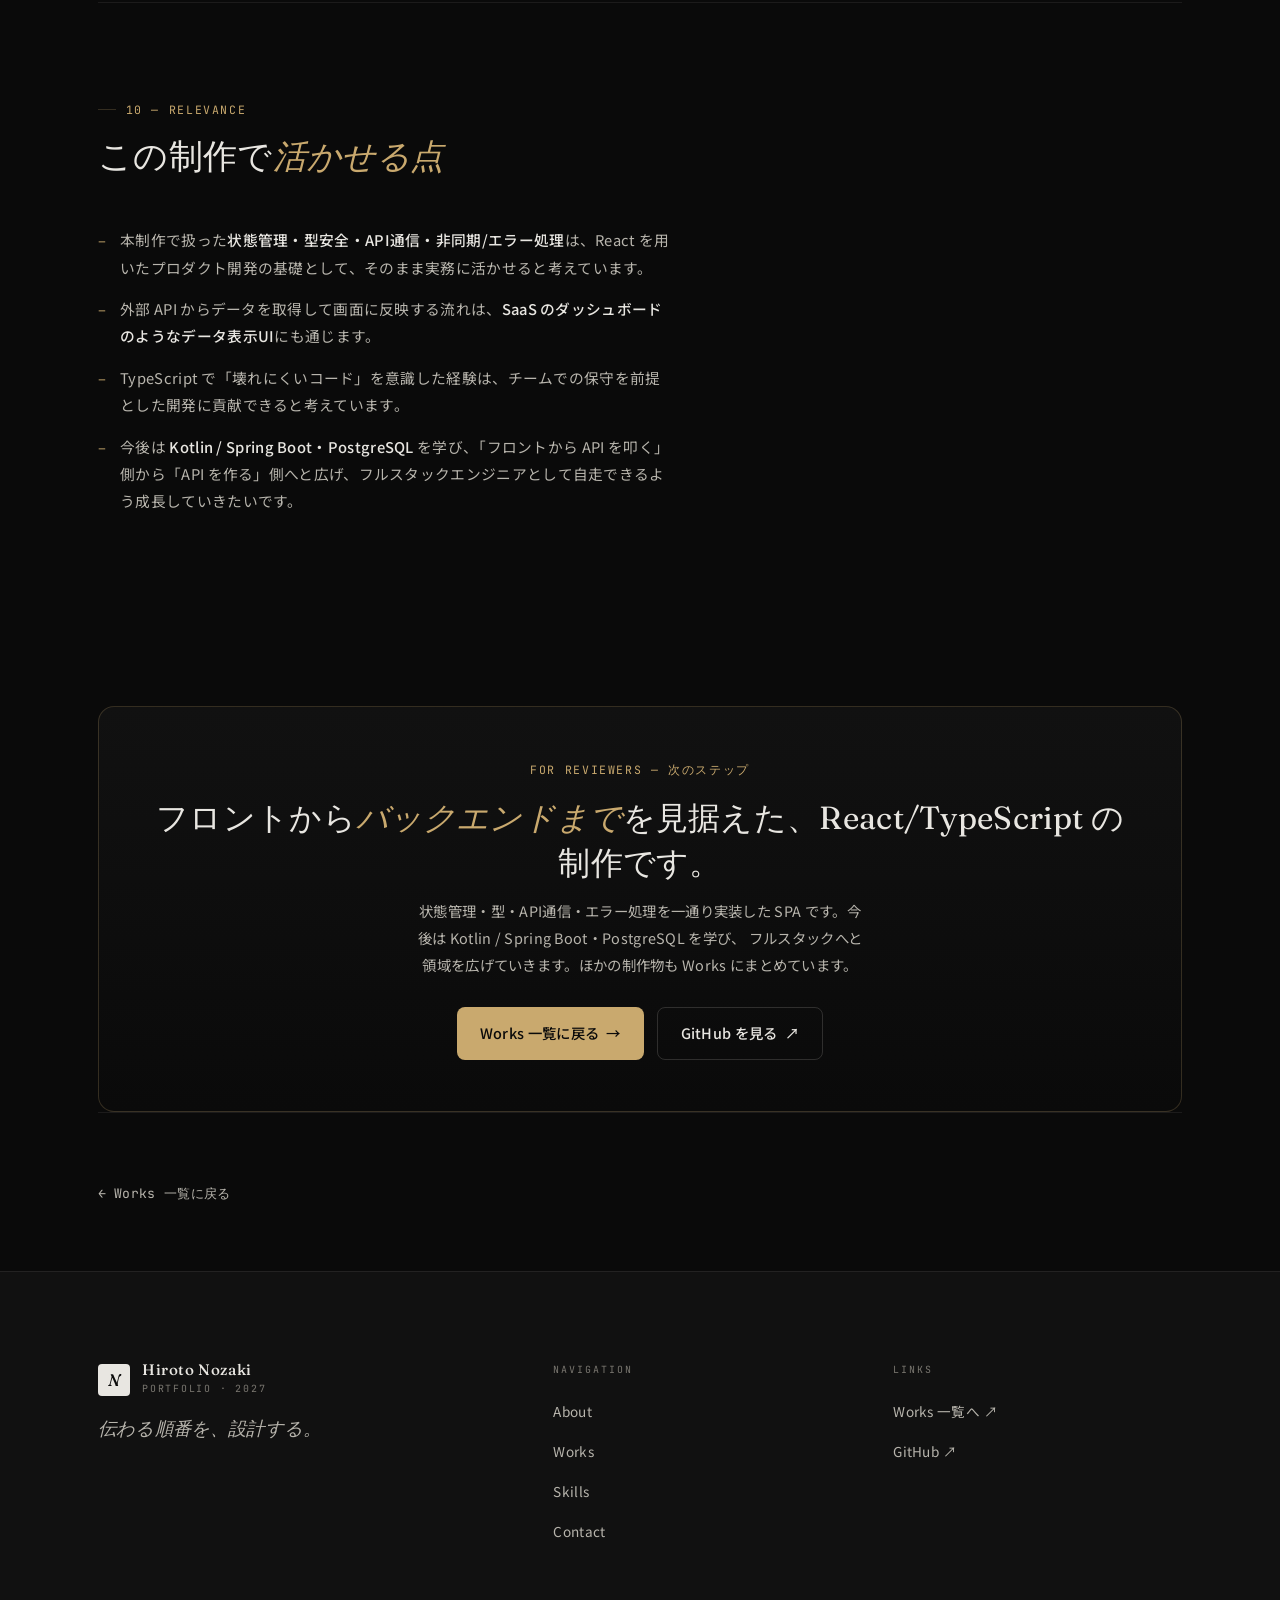
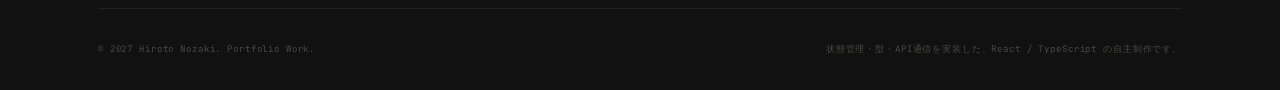
<file: zipcode-case.html>
<!DOCTYPE html>
<html lang="ja">
<head>
  <meta charset="UTF-8">
  <meta name="viewport" content="width=device-width, initial-scale=1.0">
  <meta name="format-detection" content="telephone=no">
  <meta name="color-scheme" content="dark">

  <title>郵便番号検索 SPA — Case Study | Hiroto Nozaki</title>
  <meta name="description" content="React 18 / TypeScript で実装した郵便番号検索 SPA のケーススタディ。状態管理・型・API通信・エラー処理の設計、コンポーネント分割、苦労した点と解決方法までをまとめた制作実績です。">
  <meta name="theme-color" content="#0a0a0a">
  <meta name="robots" content="index,follow">

  <meta property="og:type" content="article">
  <meta property="og:url" content="https://hirotonozaki.github.io/hiroto-nozaki-portfolio/zipcode-case.html">
  <meta property="og:title" content="郵便番号検索 SPA — Case Study">
  <meta property="og:description" content="React 18 / TypeScript で実装した SPA のケーススタディ。状態管理・型・API通信・エラー処理の設計をまとめています。">
  <meta property="og:site_name" content="Hiroto Nozaki Portfolio">
  <meta property="og:locale" content="ja_JP">
  <meta property="og:image" content="https://hirotonozaki.github.io/hiroto-nozaki-portfolio/assets/images/zipcode-thumb.png">

  <link rel="canonical" href="https://hirotonozaki.github.io/hiroto-nozaki-portfolio/zipcode-case.html">

  <link rel="icon" type="image/svg+xml" href="data:image/svg+xml,%3Csvg xmlns='http://www.w3.org/2000/svg' viewBox='0 0 32 32'%3E%3Crect width='32' height='32' rx='6' fill='%230a0a0a'/%3E%3Ctext x='16' y='22' font-family='serif' font-size='18' font-style='italic' fill='%23c9a96e' text-anchor='middle'%3EN%3C/text%3E%3C/svg%3E">

  <link rel="preconnect" href="https://fonts.googleapis.com">
  <link rel="preconnect" href="https://fonts.gstatic.com" crossorigin>
  <link href="https://fonts.googleapis.com/css2?family=Fraunces:ital,opsz,wght@0,9..144,300..600;1,9..144,300..500&family=Noto+Sans+JP:wght@400;500;700&family=JetBrains+Mono:wght@400;500&display=swap" rel="stylesheet">

  <link rel="stylesheet" href="./css/style.css">

  <noscript>
    <style>[data-reveal]{opacity:1!important;transform:none!important;}</style>
  </noscript>

  <!-- ============================================================
       Case-study local styles (p-case 名前空間) — jpa-case.html と共通方式
       ============================================================ -->
  <style>
    /* --- breadcrumb --- */
    .p-case-bc{display:flex;align-items:center;gap:.6em;font-family:var(--f-mono);
      font-size:.72rem;letter-spacing:.08em;color:var(--c-text-3);
      padding-top:calc(var(--header-h) + 2.4rem);flex-wrap:wrap;}
    .p-case-bc a{color:var(--c-text-2);transition:color var(--dur-fast) var(--ease-out);}
    .p-case-bc a:hover{color:var(--c-gold);}
    .p-case-bc span[aria-hidden]{color:var(--c-text-4);}

    /* --- hero --- */
    .p-case-hero{padding:2.4rem 0 var(--s-8);}
    .p-case-hero__cat{font-family:var(--f-mono);font-size:.74rem;letter-spacing:.12em;
      color:var(--c-gold);text-transform:uppercase;margin-bottom:.8rem;
      display:flex;align-items:center;gap:.8em;}
    .p-case-hero__cat::before{content:"";width:1.6em;height:1px;background:var(--c-border-gold);}
    .p-case-hero__title{font-family:var(--f-display);font-weight:400;line-height:1.18;
      font-size:clamp(2.1rem,5.4vw,3.6rem);letter-spacing:.01em;margin-bottom:1.2rem;}
    .p-case-hero__title em{color:var(--c-gold);}
    .p-case-hero__lead{max-width:64ch;color:var(--c-text-2);font-size:1rem;line-height:2;}
    .p-case-hero__lead em{color:var(--c-gold);}
    .p-case-hero__visual{margin-top:var(--s-7);border:1px solid var(--c-border);
      border-radius:var(--r-lg);overflow:hidden;background:var(--c-bg-1);
      box-shadow:0 30px 80px -40px rgba(0,0,0,.8);}
    .p-case-hero__visual img{width:100%;display:block;}
    .p-case-hero__visual figcaption{font-family:var(--f-mono);font-size:.7rem;
      letter-spacing:.08em;color:var(--c-text-3);padding:.9em 1.2em;border-top:1px solid var(--c-border);}

    /* --- meta strip --- */
    .p-case-meta{display:grid;grid-template-columns:repeat(4,1fr);gap:1px;
      background:var(--c-border);border:1px solid var(--c-border);
      border-radius:var(--r);overflow:hidden;margin-top:var(--s-7);}
    .p-case-meta div{background:var(--c-bg);padding:1.3rem 1.4rem;}
    .p-case-meta dt{font-family:var(--f-mono);font-size:.66rem;letter-spacing:.1em;
      color:var(--c-text-3);text-transform:uppercase;margin-bottom:.5em;}
    .p-case-meta dd{font-size:.9rem;color:var(--c-text);line-height:1.5;}

    /* --- generic section --- */
    .p-case-sec{padding:var(--s-9) 0;border-top:1px solid var(--c-border);}
    .p-case-sec__head{margin-bottom:var(--s-7);}
    .p-case-sec__label{font-family:var(--f-mono);font-size:.72rem;letter-spacing:.14em;
      color:var(--c-gold);text-transform:uppercase;margin-bottom:.9rem;
      display:flex;align-items:center;gap:.8em;}
    .p-case-sec__label::before{content:"";width:1.6em;height:1px;background:var(--c-border-gold);}
    .p-case-sec__title{font-family:var(--f-display);font-weight:400;
      font-size:clamp(1.5rem,3.2vw,2.1rem);line-height:1.3;letter-spacing:.01em;}
    .p-case-sec__title em{color:var(--c-gold);}
    .p-case-sec__desc{margin-top:1rem;max-width:66ch;color:var(--c-text-2);font-size:.94rem;line-height:1.9;}

    /* --- prose --- */
    .p-case-prose{max-width:72ch;color:var(--c-text-2);font-size:.96rem;line-height:2.05;}
    .p-case-prose p + p{margin-top:1.2em;}
    .p-case-prose em{color:var(--c-gold);}

    /* --- bullet list --- */
    .p-case-list{max-width:72ch;display:flex;flex-direction:column;gap:.9rem;}
    .p-case-list li{position:relative;padding-left:1.5em;color:var(--c-text-2);
      font-size:.92rem;line-height:1.85;}
    .p-case-list li::before{content:"–";position:absolute;left:0;color:var(--c-gold);}
    .p-case-list li b{color:var(--c-text);font-weight:500;}
    .p-case-list li code{font-family:var(--f-mono);font-size:.82em;color:var(--c-gold-bright);
      background:var(--c-gold-pale);padding:.1em .4em;border-radius:3px;}

    /* --- flow --- */
    .p-case-flow{display:grid;grid-template-columns:repeat(6,1fr);gap:0;
      counter-reset:flow;border:1px solid var(--c-border);border-radius:var(--r);overflow:hidden;}
    .p-case-flow__step{position:relative;padding:1.5rem 1.1rem;background:var(--c-bg);
      border-right:1px solid var(--c-border);}
    .p-case-flow__step:last-child{border-right:0;}
    .p-case-flow__step::before{counter-increment:flow;content:"0" counter(flow);
      font-family:var(--f-display);font-size:1.3rem;color:var(--c-gold);display:block;margin-bottom:.6rem;}
    .p-case-flow__step h3{font-size:.86rem;color:var(--c-text);margin-bottom:.5rem;font-weight:500;}
    .p-case-flow__step p{font-size:.76rem;color:var(--c-text-3);line-height:1.6;}

    /* --- code block --- */
    .p-case-codecap{font-family:var(--f-mono);font-size:.7rem;letter-spacing:.06em;
      color:var(--c-text-3);margin:1.6rem 0 .5rem;}
    .p-case-code{background:var(--c-bg-1);border:1px solid var(--c-border);
      border-left:2px solid var(--c-gold);border-radius:var(--r);
      padding:1.2rem 1.4rem;overflow-x:auto;}
    .p-case-code pre{margin:0;}
    .p-case-code code{font-family:var(--f-mono);font-size:.78rem;line-height:1.95;
      color:var(--c-text);white-space:pre;display:block;}
    .p-case-code .cmt{color:var(--c-text-3);}
    .p-case-code .key{color:var(--c-gold);}

    /* --- component tree --- */
    .p-case-tree{background:var(--c-bg-1);border:1px solid var(--c-border);border-radius:var(--r);
      padding:1.3rem 1.4rem;overflow-x:auto;margin-bottom:1.4rem;}
    .p-case-tree pre{margin:0;font-family:var(--f-mono);font-size:.78rem;line-height:2;
      color:var(--c-text);white-space:pre;}
    .p-case-tree .d{color:var(--c-text-3);}

    /* --- callout note --- */
    .p-case-note{margin-top:1.4rem;padding:1.1rem 1.4rem;border:1px solid var(--c-border);
      border-radius:var(--r);background:var(--c-gold-pale);color:var(--c-text-2);
      font-size:.9rem;line-height:1.8;max-width:72ch;}
    .p-case-note b{color:var(--c-gold);font-weight:500;}

    /* --- highlights --- */
    .p-case-hl{display:grid;grid-template-columns:1fr 1fr;gap:1px;
      background:var(--c-border);border:1px solid var(--c-border);border-radius:var(--r);overflow:hidden;}
    .p-case-hl__item{background:var(--c-bg);padding:1.8rem 1.8rem;}
    .p-case-hl__num{font-family:var(--f-display);font-size:1.4rem;color:var(--c-gold);margin-bottom:.6rem;}
    .p-case-hl__item h3{font-size:1rem;color:var(--c-text);margin-bottom:.7rem;font-weight:500;}
    .p-case-hl__item p{font-size:.88rem;color:var(--c-text-2);line-height:1.85;}
    .p-case-hl__item code{font-family:var(--f-mono);font-size:.8em;color:var(--c-gold-bright);
      background:var(--c-gold-pale);padding:.1em .4em;border-radius:3px;}

    /* --- tech chips --- */
    .p-case-tech{display:flex;flex-wrap:wrap;gap:.7rem;}
    .p-case-tech li{font-family:var(--f-mono);font-size:.8rem;letter-spacing:.04em;
      color:var(--c-text);border:1px solid var(--c-border-2);border-radius:999px;
      padding:.55em 1.1em;background:var(--c-surface);}
    .p-case-tech li span{color:var(--c-text-3);margin-left:.5em;}

    /* --- bottom CTA band --- */
    .p-case-cta{margin-top:var(--s-9);border:1px solid var(--c-border-gold);border-radius:var(--r-lg);
      background:linear-gradient(180deg,var(--c-bg-1),var(--c-bg));padding:clamp(2rem,4vw,3.2rem);
      text-align:center;}
    .p-case-cta__eyebrow{font-family:var(--f-mono);font-size:.72rem;letter-spacing:.14em;
      color:var(--c-gold);text-transform:uppercase;margin-bottom:1rem;}
    .p-case-cta__title{font-family:var(--f-display);font-weight:400;
      font-size:clamp(1.4rem,3vw,2rem);line-height:1.4;margin-bottom:.8rem;}
    .p-case-cta__title em{color:var(--c-gold);}
    .p-case-cta__desc{color:var(--c-text-2);font-size:.9rem;max-width:56ch;margin:0 auto 1.8rem;}
    .p-case-cta__row{display:flex;flex-wrap:wrap;gap:.8rem;justify-content:center;}
    .p-case-cta__btn{display:inline-flex;align-items:center;gap:.5em;font-size:.9rem;font-weight:500;
      padding:.85em 1.6em;border-radius:var(--r);transition:transform var(--dur) var(--ease-out),background var(--dur) var(--ease-out),border-color var(--dur) var(--ease-out);}
    .p-case-cta__btn--primary{background:var(--c-gold);color:#0a0a0a;}
    .p-case-cta__btn--primary:hover{transform:translateY(-2px);background:var(--c-gold-bright);}
    .p-case-cta__btn--ghost{border:1px solid var(--c-border-2);color:var(--c-text);}
    .p-case-cta__btn--ghost:hover{border-color:var(--c-border-gold);color:var(--c-gold);transform:translateY(-2px);}

    /* --- next nav --- */
    .p-case-next{padding:var(--s-8) 0;border-top:1px solid var(--c-border);}
    .p-case-next a{display:inline-flex;align-items:center;gap:.6em;color:var(--c-text-2);
      font-family:var(--f-mono);font-size:.82rem;transition:color var(--dur-fast) var(--ease-out);}
    .p-case-next a:hover{color:var(--c-gold);}

    @media (max-width:900px){
      .p-case-meta{grid-template-columns:repeat(2,1fr);}
      .p-case-flow{grid-template-columns:repeat(2,1fr);}
      .p-case-flow__step{border-bottom:1px solid var(--c-border);}
      .p-case-hl{grid-template-columns:1fr;}
    }
    @media (max-width:560px){
      .p-case-meta{grid-template-columns:1fr;}
      .p-case-flow{grid-template-columns:1fr;}
    }
  </style>
</head>
<body>

  <a class="c-skip-link" href="#main">本文へスキップ</a>

  <!-- HEADER -->
  <header class="l-header" id="header">
    <div class="l-header__inner">
      <a class="c-logo" href="./index.html" aria-label="トップへ">
        <span class="c-logo__mark" aria-hidden="true">N</span>
        <span class="c-logo__text">
          <span class="c-logo__name">Hiroto Nozaki</span>
          <span class="c-logo__role">Portfolio · 2027</span>
        </span>
      </a>
      <nav class="l-header__nav" aria-label="グローバルナビゲーション" id="globalNav">
        <ul class="c-nav">
          <li><a href="./index.html#about" class="c-nav__link"><span class="c-nav__num">01</span>About</a></li>
          <li><a href="./index.html#works" class="c-nav__link"><span class="c-nav__num">02</span>Works</a></li>
          <li><a href="./index.html#skills" class="c-nav__link"><span class="c-nav__num">03</span>Skills</a></li>
          <li><a href="./index.html#contact" class="c-nav__link"><span class="c-nav__num">04</span>Contact</a></li>
        </ul>
      </nav>
      <button type="button" class="c-burger" id="burger" aria-controls="globalNav" aria-expanded="false" aria-label="メニューを開く">
        <span class="c-burger__line"></span>
        <span class="c-burger__line"></span>
      </button>
    </div>
  </header>

  <main id="main">
    <div class="l-container">

      <!-- breadcrumb -->
      <nav class="p-case-bc" aria-label="パンくず">
        <a href="./index.html">Home</a>
        <span aria-hidden="true">/</span>
        <a href="./index.html#works">Works</a>
        <span aria-hidden="true">/</span>
        <span>郵便番号検索 SPA</span>
      </nav>

      <!-- ============================================================ HERO -->
      <section class="p-case-hero" aria-labelledby="caseTitle">
        <p class="p-case-hero__cat" data-reveal>Case Study · Web Application · React / TypeScript</p>
        <h1 class="p-case-hero__title" id="caseTitle" data-reveal data-reveal-delay="1">
          郵便番号検索 <em>SPA</em>
        </h1>
        <p class="p-case-hero__lead" data-reveal data-reveal-delay="2">
          郵便番号を入力すると住所を表示する小さな SPA です。「ユーザーの操作に応じて画面が動的に変わるアプリ」を
          React 18 / TypeScript で一から実装し、<em>状態管理・型・API通信・エラー処理</em>の基礎を
          実装ベースで固めることを目的に制作しました。
        </p>

        <figure class="p-case-hero__visual" data-reveal data-reveal-delay="3">
          <img src="./assets/images/zipcode-thumb.png" alt="郵便番号検索 SPA の画面。郵便番号「100-0001」を入力すると、東京都千代田区千代田の住所が表示される、黒×ゴールドのUI。">
          <figcaption>Zip Code Search SPA — App UI</figcaption>
        </figure>

        <dl class="p-case-meta" data-reveal data-reveal-delay="4">
          <div><dt>Type</dt><dd>シングルページアプリ<br>（SPA・自主制作）</dd></div>
          <div><dt>Role</dt><dd>設計 / 実装<br>（フロントエンド）</dd></div>
          <div><dt>Stack</dt><dd>React 18 / TypeScript /<br>Vite / SCSS</dd></div>
          <div><dt>API</dt><dd>zipcloud（住所検索）<br>fetch で非同期通信</dd></div>
        </dl>
      </section>

      <!-- ============================================================ 01 制作背景 -->
      <section class="p-case-sec" aria-labelledby="bg">
        <header class="p-case-sec__head">
          <p class="p-case-sec__label">01 — Background</p>
          <h2 class="p-case-sec__title" id="bg">制作<em>背景</em></h2>
        </header>
        <div class="p-case-prose" data-reveal>
          <p>
            HTML / CSS や WordPress での制作経験はありましたが、「ユーザーの操作に応じて画面が動的に変わる」
            アプリケーションを、React で自分の手で一から組んだ経験を形にしたいと考えていました。
          </p>
          <p>
            郵便番号検索は、<em>入力 → 外部APIへの問い合わせ → 結果表示 → 異常系の処理</em>という、
            SPA の基本要素が一通り含まれています。規模は小さいながらも React / TypeScript の基礎を
            実装で身につけるのにちょうどよい題材だと考え、このアプリを選びました。
          </p>
        </div>
      </section>

      <!-- ============================================================ 02 課題設定 -->
      <section class="p-case-sec" aria-labelledby="pb">
        <header class="p-case-sec__head">
          <p class="p-case-sec__label">02 — Problem</p>
          <h2 class="p-case-sec__title" id="pb"><em>課題</em>設定</h2>
          <p class="p-case-sec__desc">解決したいことを、ユーザー視点と自分の技術的なゴールの2つに分けて整理しました。</p>
        </header>
        <ul class="p-case-list" data-reveal>
          <li><b>ユーザーが解決したいこと：</b>郵便番号から住所を素早く・正確に補完し、フォーム入力の手間と打ち間違いを減らす。</li>
          <li><b>状態でUIを動かす：</b>入力値・検索結果・通信状態（ローディング）・エラーを React の状態として管理し、手動の DOM 操作なしで画面を更新する。</li>
          <li><b>型で壊れにくくする：</b>外部APIのレスポンスを TypeScript の型で定義し、想定外のデータが来ても壊れないようにする。</li>
          <li><b>異常系をていねいに扱う：</b>「該当なし」「通信失敗」「入力ミス」を、ユーザーに伝わる形で処理する。</li>
        </ul>
      </section>

      <!-- ============================================================ 03 使用技術 -->
      <section class="p-case-sec" aria-labelledby="tech">
        <header class="p-case-sec__head">
          <p class="p-case-sec__label">03 — Tech Stack</p>
          <h2 class="p-case-sec__title" id="tech"><em>使用技術</em></h2>
          <p class="p-case-sec__desc">それぞれ「なぜ使うのか」を意識して選びました。状態が変わると画面が自動更新される React、型で補完とエラー検知が効く TypeScript を中心に構成しています。</p>
        </header>
        <ul class="p-case-tech" data-reveal>
          <li>React 18 <span>宣言的UI</span></li>
          <li>TypeScript <span>型安全</span></li>
          <li>Vite <span>開発環境</span></li>
          <li>SCSS <span>スタイル管理</span></li>
          <li>fetch <span>非同期通信</span></li>
          <li>zipcloud API <span>住所データ</span></li>
        </ul>
      </section>

      <!-- ============================================================ 04 実装機能 -->
      <section class="p-case-sec" aria-labelledby="ft">
        <header class="p-case-sec__head">
          <p class="p-case-sec__label">04 — Features</p>
          <h2 class="p-case-sec__title" id="ft"><em>実装</em>機能</h2>
        </header>
        <ul class="p-case-list" data-reveal>
          <li>郵便番号の入力フォーム（7桁）と、検索ボタンによる検索実行</li>
          <li>入力バリデーション（数字以外・桁数不足を検索前に弾く）</li>
          <li>住所の表示（都道府県・市区町村・町域）</li>
          <li>通信中のローディング表示</li>
          <li>状態に応じたメッセージ表示（該当なし／通信エラー／入力エラー）</li>
        </ul>
        <div class="p-case-note" data-reveal>
          <b>補足</b>　機能は実装済みのものに絞って記載しています。Enterキー検索・複数件のリスト表示・ハイフン入力対応などは、今後の拡張候補としています。
        </div>
      </section>

      <!-- ============================================================ 05 コンポーネント設計 -->
      <section class="p-case-sec" aria-labelledby="cmp">
        <header class="p-case-sec__head">
          <p class="p-case-sec__label">05 — Component Design</p>
          <h2 class="p-case-sec__title" id="cmp"><em>コンポーネント</em>設計</h2>
          <p class="p-case-sec__desc">小規模なアプリですが、「状態を持つ親」と「props を受け取って表示するだけの子」を分けることを意識しました。</p>
        </header>
        <div data-reveal>
          <div class="p-case-tree">
<pre>App                <span class="d">// 状態を保持（入力値 / 結果 / loading / error）＋ API通信</span>
├─ SearchForm      <span class="d">// 入力欄と検索ボタン。値と onSubmit を props で受け取る</span>
└─ ResultView      <span class="d">// 検索結果（住所）を受け取り表示する（props のみで動く）</span>

types/zip.ts       <span class="d">// APIレスポンス・住所の型定義を分離</span></pre>
          </div>
          <ul class="p-case-list">
            <li><b>App：</b>アプリ全体の状態を管理し、API通信を実行する。</li>
            <li><b>SearchForm：</b>「入力とイベントの発火」だけを担当し、ロジックは持たない。</li>
            <li><b>ResultView：</b>受け取ったデータを表示するだけの責務に限定する。</li>
          </ul>
          <div class="p-case-note">
            <b>設計の考え方</b>　ロジックを App に集めることでデータの流れを追いやすくし、表示用のコンポーネントは props だけで動く純粋な作りにしました。小さなアプリでも責務を分けておくと、後から機能を足すときに迷いにくくなります。
          </div>
        </div>
      </section>

      <!-- ============================================================ 06 API通信の流れ -->
      <section class="p-case-sec" aria-labelledby="api">
        <header class="p-case-sec__head">
          <p class="p-case-sec__label">06 — API Flow</p>
          <h2 class="p-case-sec__title" id="api"><em>API通信</em>の流れ</h2>
          <p class="p-case-sec__desc">入力から表示まで、6ステップで処理しています。</p>
        </header>

        <div class="p-case-flow" data-reveal>
          <div class="p-case-flow__step"><h3>入力</h3><p>ユーザーが郵便番号を入力し、検索を実行する。</p></div>
          <div class="p-case-flow__step"><h3>検証</h3><p>入力値を整え、7桁の数字かをチェックする。</p></div>
          <div class="p-case-flow__step"><h3>通信</h3><p>fetch で zipcloud API に問い合わせる。</p></div>
          <div class="p-case-flow__step"><h3>型付け</h3><p>レスポンスを TypeScript の型に当てはめて受け取る。</p></div>
          <div class="p-case-flow__step"><h3>分岐</h3><p>null／通信失敗／成功で、表示を切り替える。</p></div>
          <div class="p-case-flow__step"><h3>状態解除</h3><p>成功・失敗どちらでも loading を false に戻す。</p></div>
        </div>

        <p class="p-case-codecap" data-reveal>types/zip.ts — レスポンスの型定義</p>
        <div class="p-case-code" data-reveal>
<pre><code><span class="cmt">// 該当なしのとき results は null で返ってくる</span>
type ZipResult = {
  zipcode: string;
  address1: string;  <span class="cmt">// 都道府県</span>
  address2: string;  <span class="cmt">// 市区町村</span>
  address3: string;  <span class="cmt">// 町域</span>
};

type ZipApiResponse = {
  status: number;
  message: string | null;
  results: ZipResult[] | null;
};</code></pre>
        </div>

        <p class="p-case-codecap" data-reveal>住所を取得する関数 — 型を当てて null / 通信失敗を分岐</p>
        <div class="p-case-code" data-reveal>
<pre><code><span class="key">async function</span> fetchAddress(zipcode: string): Promise&lt;ZipResult[]&gt; {
  <span class="key">const</span> res = <span class="key">await</span> fetch(
    `https://zipcloud.ibsnet.co.jp/api/search?zipcode=${zipcode}`
  );

  <span class="key">if</span> (!res.ok) {
    <span class="key">throw new</span> Error("通信に失敗しました。時間をおいて再度お試しください。");
  }

  <span class="key">const</span> data: ZipApiResponse = <span class="key">await</span> res.json();

  <span class="key">if</span> (data.results === null) {
    <span class="key">throw new</span> Error("該当する住所が見つかりませんでした。");
  }

  <span class="key">return</span> data.results;
}</code></pre>
        </div>
      </section>

      <!-- ============================================================ 07 工夫した点 -->
      <section class="p-case-sec" aria-labelledby="hl">
        <header class="p-case-sec__head">
          <p class="p-case-sec__label">07 — Highlights</p>
          <h2 class="p-case-sec__title" id="hl"><em>工夫</em>した点</h2>
        </header>
        <div class="p-case-hl" data-reveal>
          <div class="p-case-hl__item">
            <div class="p-case-hl__num">01</div>
            <h3>「無い場合」も型で表現</h3>
            <p>レスポンスを <code>results: ZipResult[] | null</code> のように null を含めて型定義し、null チェックの漏れをコンパイル時に防げるようにした。</p>
          </div>
          <div class="p-case-hl__item">
            <div class="p-case-hl__num">02</div>
            <h3>4つの状態を分けて扱う</h3>
            <p>「初期／通信中／成功／エラー」を分けて管理し、それぞれに対応する表示を用意して、ユーザーが今どの状態かを分かるようにした。</p>
          </div>
          <div class="p-case-hl__item">
            <div class="p-case-hl__num">03</div>
            <h3>表示用は純粋に</h3>
            <p>状態を App に集約し、表示用コンポーネントは props だけで動く作りにして、見通しと再利用性を確保した。</p>
          </div>
          <div class="p-case-hl__item">
            <div class="p-case-hl__num">04</div>
            <h3>エラーは利用者の言葉で</h3>
            <p>通信失敗や該当なしを、技術的なメッセージではなく「何が起きて、どうすればよいか」が伝わる文言で表示した。</p>
          </div>
        </div>
      </section>

      <!-- ============================================================ 08 苦労した点 -->
      <section class="p-case-sec" aria-labelledby="st">
        <header class="p-case-sec__head">
          <p class="p-case-sec__label">08 — Challenges</p>
          <h2 class="p-case-sec__title" id="st"><em>苦労した点</em>と解決方法</h2>
        </header>
        <ul class="p-case-list" data-reveal>
          <li><b>レスポンスが想定と違った：</b>該当する住所がない場合に、空配列ではなく <code>null</code> が返ることに後から気づいた。→ 実際のレスポンスを確認し、型を <code>ZipResult[] | null</code> に修正。null と通常時を分岐して処理するようにした。</li>
          <li><b>ローディングの切り替えが残った：</b>成功時にしか loading を false にしておらず、エラー時に表示が残ってしまった。→ <code>try / catch / finally</code> の finally で loading を解除し、成功・失敗どちらでも確実に戻るようにした。</li>
          <li><b>型でつまずいた：</b>fetch の戻り値が any のままで型の恩恵を受けられていなかった。→ レスポンス用の型を定義して明示的に当てはめ、補完とエラー検知が効くようにした。</li>
        </ul>
      </section>

      <!-- ============================================================ 09 今後の改善案 -->
      <section class="p-case-sec" aria-labelledby="ft2">
        <header class="p-case-sec__head">
          <p class="p-case-sec__label">09 — Future Work</p>
          <h2 class="p-case-sec__title" id="ft2">今後の<em>改善案</em></h2>
        </header>
        <ul class="p-case-list" data-reveal>
          <li>通信ロジックをカスタムフック（<code>useZipSearch</code>）に切り出し、UI と分離して再利用しやすくする。</li>
          <li>Vitest + React Testing Library で、バリデーションや通信処理のテストを追加する。</li>
          <li>アクセシビリティの向上（エラーの <code>aria-live</code> 読み上げ、フォーカス制御など）。</li>
          <li>Enterキー検索・複数件のリスト表示・ハイフン入力対応などの入力まわりの拡張。</li>
          <li>将来的には、自前の API・データベースを用意して検索履歴を保存するなど、<b>バックエンドと組み合わせた構成</b>にも発展させたい。</li>
        </ul>
      </section>

      <!-- ============================================================ 10 活かせる点 -->
      <section class="p-case-sec" aria-labelledby="rl">
        <header class="p-case-sec__head">
          <p class="p-case-sec__label">10 — Relevance</p>
          <h2 class="p-case-sec__title" id="rl">この制作で<em>活かせる点</em></h2>
        </header>
        <ul class="p-case-list" data-reveal>
          <li>本制作で扱った<b>状態管理・型安全・API通信・非同期/エラー処理</b>は、React を用いたプロダクト開発の基礎として、そのまま実務に活かせると考えています。</li>
          <li>外部 API からデータを取得して画面に反映する流れは、<b>SaaS のダッシュボードのようなデータ表示UI</b>にも通じます。</li>
          <li>TypeScript で「壊れにくいコード」を意識した経験は、チームでの保守を前提とした開発に貢献できると考えています。</li>
          <li>今後は <b>Kotlin / Spring Boot・PostgreSQL</b> を学び、「フロントから API を叩く」側から「API を作る」側へと広げ、フルスタックエンジニアとして自走できるよう成長していきたいです。</li>
        </ul>
      </section>

      <!-- ============================================================ BOTTOM CTA -->
      <section class="p-case-cta" aria-labelledby="ctaTitle" data-reveal>
        <p class="p-case-cta__eyebrow">For Reviewers — 次のステップ</p>
        <h2 class="p-case-cta__title" id="ctaTitle">フロントから<em>バックエンドまで</em>を見据えた、React/TypeScript の制作です。</h2>
        <p class="p-case-cta__desc">
          状態管理・型・API通信・エラー処理を一通り実装した SPA です。今後は Kotlin / Spring Boot・PostgreSQL を学び、
          フルスタックへと領域を広げていきます。ほかの制作物も Works にまとめています。
        </p>
        <div class="p-case-cta__row">
          <a class="p-case-cta__btn p-case-cta__btn--primary" href="./index.html#works">Works 一覧に戻る<span aria-hidden="true">→</span></a>
          <a class="p-case-cta__btn p-case-cta__btn--ghost" href="https://github.com/hirotonozaki" target="_blank" rel="noopener noreferrer">GitHub を見る<span aria-hidden="true">↗</span></a>
        </div>
      </section>

      <!-- next nav -->
      <nav class="p-case-next" aria-label="ページ移動">
        <a href="./index.html#works"><span aria-hidden="true">←</span> Works 一覧に戻る</a>
      </nav>

    </div>
  </main>

  <!-- FOOTER -->
  <footer class="l-footer">
    <div class="l-container">
      <div class="l-footer__top">
        <div class="l-footer__brand">
          <a class="c-logo c-logo--footer" href="./index.html" aria-label="トップへ">
            <span class="c-logo__mark" aria-hidden="true">N</span>
            <span class="c-logo__text">
              <span class="c-logo__name">Hiroto Nozaki</span>
              <span class="c-logo__role">Portfolio · 2027</span>
            </span>
          </a>
          <p class="l-footer__tagline">伝わる順番を、設計する。</p>
        </div>
        <nav class="l-footer__nav" aria-label="フッターナビゲーション">
          <p class="l-footer__nav-label">Navigation</p>
          <ul>
            <li><a href="./index.html#about">About</a></li>
            <li><a href="./index.html#works">Works</a></li>
            <li><a href="./index.html#skills">Skills</a></li>
            <li><a href="./index.html#contact">Contact</a></li>
          </ul>
        </nav>
        <nav class="l-footer__nav" aria-label="関連リンク">
          <p class="l-footer__nav-label">Links</p>
          <ul>
            <li><a href="./index.html#works">Works 一覧へ<span aria-hidden="true">↗</span></a></li>
            <li><a href="https://github.com/hirotonozaki" target="_blank" rel="noopener noreferrer">GitHub<span aria-hidden="true">↗</span></a></li>
          </ul>
        </nav>
      </div>
      <div class="l-footer__bottom">
        <small>© 2027 Hiroto Nozaki. Portfolio Work.</small>
        <small class="l-footer__note">状態管理・型・API通信を実装した、React / TypeScript の自主制作です。</small>
      </div>
    </div>
  </footer>

  <a href="#main" class="c-to-top" id="toTop" aria-label="ページトップへ戻る">
    <svg width="14" height="14" viewBox="0 0 24 24" fill="none" stroke="currentColor" stroke-width="2" aria-hidden="true">
      <path d="m6 14 6-6 6 6"/>
    </svg>
  </a>

  <script src="./js/script.js" defer></script>
</body>
</html>
</file>
<file: css/style.css>
@charset "UTF-8";

/* ============================================================
   Hiroto Nozaki — Portfolio Stylesheet
   ------------------------------------------------------------
   構成 (FLOCSS 風):
     1. Foundation : :root tokens / reset / base typography
     2. Layout     : l-header / l-container / l-footer
     3. Component  : c-btn / c-nav / c-logo / c-work / ...
     4. Project    : p-hero / p-about / p-works / ...
     5. Utility    : u-pc-only / u-sr-only
     6. Media      : responsive + prefers-reduced-motion
   ============================================================ */


/* ============================================================
   1. FOUNDATION
   ============================================================ */
:root {
  /* Color tokens — Editorial Dark with Champagne Gold accent */
  --c-bg:           #0a0a0a;
  --c-bg-1:         #111111;
  --c-bg-2:         #161616;
  --c-surface:      rgba(255, 255, 255, 0.03);
  --c-surface-2:    rgba(255, 255, 255, 0.05);
  --c-border:       rgba(232, 230, 225, 0.08);
  --c-border-2:     rgba(232, 230, 225, 0.16);
  --c-border-gold:  rgba(201, 169, 110, 0.22);

  --c-text:         #e8e6e1;
  --c-text-2:       #b8b5ad;
  --c-text-3:       #7a7770;
  --c-text-4:       #4a4844;

  --c-gold:         #c9a96e;
  --c-gold-bright:  #d9bc85;
  --c-gold-pale:    rgba(201, 169, 110, 0.08);

  /* Typography — Editorial pairing */
  --f-display:      'Fraunces', 'Times New Roman', serif;
  --f-body:         'Noto Sans JP', -apple-system, BlinkMacSystemFont, 'Helvetica Neue', sans-serif;
  --f-mono:         'JetBrains Mono', 'SFMono-Regular', Consolas, monospace;

  /* Spacing */
  --s-1:  0.25rem;
  --s-2:  0.5rem;
  --s-3:  0.75rem;
  --s-4:  1rem;
  --s-5:  1.5rem;
  --s-6:  2rem;
  --s-7:  3rem;
  --s-8:  4rem;
  --s-9:  6rem;
  --s-10: 8rem;

  /* Layout */
  --container-max:  1180px;
  --container-pad:  clamp(20px, 4vw, 48px);
  --section-py:     clamp(96px, 12vw, 160px);
  --header-h:       68px;

  /* Radius */
  --r-sm:  4px;
  --r:     8px;
  --r-lg:  16px;

  /* Motion */
  --ease-out:       cubic-bezier(0.16, 1, 0.3, 1);
  --ease-in-out:    cubic-bezier(0.65, 0, 0.35, 1);
  --dur-fast:       200ms;
  --dur:            360ms;
  --dur-slow:       720ms;

  /* z-index */
  --z-base:    1;
  --z-sticky:  50;
  --z-fixed:   100;
  --z-overlay: 500;
}

/* Reset */
*, *::before, *::after {
  box-sizing: border-box;
  margin: 0;
  padding: 0;
}

html {
  font-size: 16px;
  scroll-behavior: smooth;
  -webkit-text-size-adjust: 100%;
  -webkit-font-smoothing: antialiased;
  -moz-osx-font-smoothing: grayscale;
  text-rendering: optimizeLegibility;
}

body {
  font-family: var(--f-body);
  font-weight: 400;
  font-size: 0.95rem;
  line-height: 1.85;
  color: var(--c-text);
  background: var(--c-bg);
  overflow-x: hidden;
  letter-spacing: 0.02em;
}

a {
  color: inherit;
  text-decoration: none;
}

ul, ol {
  list-style: none;
}

img, svg {
  display: block;
  max-width: 100%;
  height: auto;
}

button {
  background: none;
  border: 0;
  cursor: pointer;
  font: inherit;
  color: inherit;
}

em {
  font-style: italic;
  font-family: var(--f-display);
  font-weight: 400;
  color: var(--c-gold);
  letter-spacing: 0.01em;
}

::selection {
  background: var(--c-gold);
  color: var(--c-bg);
}

:focus-visible {
  outline: 2px solid var(--c-gold);
  outline-offset: 3px;
  border-radius: var(--r-sm);
}


/* ============================================================
   2. LAYOUT
   ============================================================ */
.l-container {
  width: 100%;
  max-width: var(--container-max);
  margin-inline: auto;
  padding-inline: var(--container-pad);
}

/* Skip link */
.c-skip-link {
  position: absolute;
  top: -100px;
  left: 0;
  z-index: var(--z-overlay);
  padding: 12px 20px;
  background: var(--c-gold);
  color: var(--c-bg);
  font-size: 0.85rem;
  font-weight: 500;
  transition: top var(--dur) var(--ease-out);
}
.c-skip-link:focus {
  top: 0;
}

/* Header */
.l-header {
  position: fixed;
  top: 0;
  left: 0;
  right: 0;
  z-index: var(--z-fixed);
  height: var(--header-h);
  transition: background var(--dur) var(--ease-out), border-color var(--dur);
  border-bottom: 1px solid transparent;
}
.l-header.is-scrolled {
  background: rgba(10, 10, 10, 0.78);
  backdrop-filter: blur(20px) saturate(160%);
  -webkit-backdrop-filter: blur(20px) saturate(160%);
  border-bottom-color: var(--c-border);
}
.l-header__inner {
  width: 100%;
  max-width: var(--container-max);
  margin-inline: auto;
  padding-inline: var(--container-pad);
  height: 100%;
  display: flex;
  align-items: center;
  justify-content: space-between;
  gap: var(--s-5);
}

/* Logo */
.c-logo {
  display: flex;
  align-items: center;
  gap: var(--s-3);
  transition: opacity var(--dur-fast);
}
.c-logo:hover {
  opacity: 0.7;
}
.c-logo__mark {
  display: inline-flex;
  align-items: center;
  justify-content: center;
  width: 32px;
  height: 32px;
  border-radius: var(--r-sm);
  background: var(--c-gold);
  color: var(--c-bg);
  font-family: var(--f-display);
  font-style: italic;
  font-weight: 500;
  font-size: 1.05rem;
  line-height: 1;
}
.c-logo__text {
  display: flex;
  flex-direction: column;
  gap: 1px;
}
.c-logo__name {
  font-family: var(--f-display);
  font-size: 0.95rem;
  font-weight: 500;
  letter-spacing: 0.04em;
  color: var(--c-text);
  line-height: 1.2;
}
.c-logo__role {
  font-family: var(--f-mono);
  font-size: 0.62rem;
  letter-spacing: 0.18em;
  color: var(--c-text-3);
  text-transform: uppercase;
}

/* Nav */
.l-header__nav {
  display: none;
}
@media (min-width: 880px) {
  .l-header__nav { display: flex; align-items: center; gap: var(--s-6); }
}
.c-nav {
  display: flex;
  align-items: center;
  gap: var(--s-5);
}
.c-nav__link {
  display: inline-flex;
  align-items: baseline;
  gap: 6px;
  font-size: 0.82rem;
  letter-spacing: 0.06em;
  color: var(--c-text-2);
  padding: 6px 0;
  position: relative;
  transition: color var(--dur-fast);
}
.c-nav__link:hover {
  color: var(--c-text);
}
.c-nav__link::after {
  content: '';
  position: absolute;
  bottom: 0;
  left: 0;
  right: 0;
  height: 1px;
  background: var(--c-gold);
  transform: scaleX(0);
  transform-origin: left;
  transition: transform var(--dur) var(--ease-out);
}
.c-nav__link:hover::after {
  transform: scaleX(1);
}
.c-nav__num {
  font-family: var(--f-mono);
  font-size: 0.6rem;
  color: var(--c-gold);
  opacity: 0.7;
}

/* Burger */
.c-burger {
  display: flex;
  flex-direction: column;
  justify-content: center;
  gap: 6px;
  width: 40px;
  height: 40px;
  align-items: center;
  border-radius: var(--r-sm);
  border: 1px solid var(--c-border);
  transition: border-color var(--dur-fast);
}
.c-burger:hover {
  border-color: var(--c-border-gold);
}
.c-burger__line {
  display: block;
  width: 18px;
  height: 1px;
  background: var(--c-text);
  transition: transform var(--dur) var(--ease-out), opacity var(--dur-fast);
  transform-origin: center;
}
.c-burger[aria-expanded="true"] .c-burger__line:nth-child(1) {
  transform: translateY(3.5px) rotate(45deg);
}
.c-burger[aria-expanded="true"] .c-burger__line:nth-child(2) {
  transform: translateY(-3.5px) rotate(-45deg);
}
@media (min-width: 880px) {
  .c-burger { display: none; }
}

/* Drawer (mobile only) */
.l-header__nav.is-open {
  display: flex;
  position: fixed;
  inset: var(--header-h) 0 0 0;
  background: rgba(10, 10, 10, 0.82);
  backdrop-filter: blur(56px) saturate(180%);
  -webkit-backdrop-filter: blur(56px) saturate(180%);
  flex-direction: column;
  justify-content: center;
  align-items: center;
  z-index: var(--z-fixed);
  padding: var(--s-8) var(--s-6);
}
.l-header__nav.is-open .c-nav {
  flex-direction: column;
  gap: clamp(32px, 6vw, 52px);
  width: 100%;
  max-width: 340px;
}
.l-header__nav.is-open .c-nav li {
  width: 100%;
  text-align: center;
  border-bottom: 1px solid var(--c-border);
  padding-bottom: var(--s-6);
}
.l-header__nav.is-open .c-nav li:last-child {
  border-bottom: 0;
}
.l-header__nav.is-open .c-nav__link {
  font-family: var(--f-display);
  font-size: clamp(1.85rem, 6.5vw, 2.4rem);
  font-weight: 400;
  letter-spacing: 0.06em;
  line-height: 1.4;
  display: inline-flex;
  align-items: baseline;
  gap: var(--s-4);
  padding: 0;
}
.l-header__nav.is-open .c-nav__link::after {
  display: none;
}
.l-header__nav.is-open .c-nav__num {
  font-size: 0.7rem;
  letter-spacing: 0.22em;
  color: var(--c-gold);
  opacity: 0.55;
}


/* ============================================================
   3. COMPONENTS
   ============================================================ */

/* Section head */
.c-section-head {
  margin-bottom: clamp(56px, 7vw, 96px);
  max-width: 720px;
}
.c-section-head__label {
  font-family: var(--f-mono);
  font-size: 0.68rem;
  letter-spacing: 0.22em;
  color: var(--c-gold);
  text-transform: uppercase;
  margin-bottom: var(--s-5);
  display: flex;
  align-items: center;
  gap: var(--s-3);
}
.c-section-head__label::before {
  content: '';
  width: 24px;
  height: 1px;
  background: var(--c-gold);
}
.c-section-head__title {
  font-family: var(--f-display);
  font-weight: 400;
  font-size: clamp(1.9rem, 4vw, 3.2rem);
  line-height: 1.25;
  letter-spacing: -0.01em;
  color: var(--c-text);
  margin-bottom: var(--s-5);
}
.c-section-head__title em {
  font-size: inherit;
  font-style: italic;
  color: var(--c-gold);
}
.c-section-head__desc {
  font-size: 0.92rem;
  line-height: 1.95;
  color: var(--c-text-2);
  max-width: 560px;
}

/* Buttons */
.c-btn {
  display: inline-flex;
  align-items: center;
  justify-content: center;
  gap: 10px;
  padding: 14px 28px;
  font-family: var(--f-body);
  font-size: 0.85rem;
  font-weight: 500;
  letter-spacing: 0.08em;
  border-radius: var(--r);
  transition: all var(--dur) var(--ease-out);
  white-space: nowrap;
  position: relative;
  isolation: isolate;
}
.c-btn--primary {
  background: var(--c-gold);
  color: var(--c-bg);
  border: 1px solid var(--c-gold);
}
.c-btn--primary:hover {
  background: var(--c-gold-bright);
  border-color: var(--c-gold-bright);
  transform: translateY(-2px);
  box-shadow: 0 12px 32px rgba(201, 169, 110, 0.28);
}
.c-btn--ghost {
  background: transparent;
  color: var(--c-text);
  border: 1px solid var(--c-border-2);
}
.c-btn--ghost:hover {
  border-color: var(--c-gold);
  color: var(--c-gold);
  transform: translateY(-2px);
}
.c-btn__arrow {
  display: inline-block;
  transition: transform var(--dur) var(--ease-out);
}
.c-btn:hover .c-btn__arrow {
  transform: translateX(4px);
}

/* Pulse dot */
.c-pulse {
  display: inline-block;
  width: 7px;
  height: 7px;
  border-radius: 50%;
  background: var(--c-gold);
  position: relative;
  margin-right: 4px;
}
.c-pulse::after {
  content: '';
  position: absolute;
  inset: -3px;
  border-radius: 50%;
  border: 1px solid var(--c-gold);
  animation: pulse 2s ease-out infinite;
  opacity: 0;
}
@keyframes pulse {
  0%   { transform: scale(0.5); opacity: 0.8; }
  100% { transform: scale(1.8); opacity: 0; }
}

/* Reveal animation */
[data-reveal] {
  opacity: 0;
  transform: translateY(20px);
  transition: opacity 800ms var(--ease-out), transform 800ms var(--ease-out);
}
[data-reveal].is-revealed {
  opacity: 1;
  transform: none;
}
[data-reveal-delay="1"] { transition-delay: 80ms; }
[data-reveal-delay="2"] { transition-delay: 160ms; }
[data-reveal-delay="3"] { transition-delay: 240ms; }
[data-reveal-delay="4"] { transition-delay: 320ms; }
[data-reveal-delay="5"] { transition-delay: 400ms; }
[data-reveal-delay="6"] { transition-delay: 480ms; }
[data-reveal-delay="7"] { transition-delay: 560ms; }
[data-reveal-delay="8"] { transition-delay: 640ms; }
[data-reveal-delay="9"] { transition-delay: 720ms; }


/* ============================================================
   4. PROJECT — Hero
   ============================================================ */
.p-section {
  padding-block: var(--section-py);
  position: relative;
}

.p-hero {
  min-height: 100vh;
  min-height: 100svh;
  display: flex;
  align-items: center;
  position: relative;
  padding-top: var(--header-h);
  padding-bottom: 80px;
  overflow: hidden;
}
.p-hero__bg {
  position: absolute;
  inset: 0;
  z-index: 0;
  pointer-events: none;
}
.p-hero__bg::before {
  /* Subtle vignette + warm spot */
  content: '';
  position: absolute;
  inset: 0;
  background:
    radial-gradient(ellipse 70% 60% at 80% 20%, rgba(201, 169, 110, 0.06), transparent 60%),
    radial-gradient(ellipse 60% 50% at 10% 80%, rgba(201, 169, 110, 0.04), transparent 60%);
}
.p-hero__noise {
  position: absolute;
  inset: 0;
  background-image: url("data:image/svg+xml,%3Csvg xmlns='http://www.w3.org/2000/svg' width='200' height='200'%3E%3Cfilter id='n'%3E%3CfeTurbulence type='fractalNoise' baseFrequency='.85' numOctaves='3' stitchTiles='stitch'/%3E%3C/filter%3E%3Crect width='100%25' height='100%25' filter='url(%23n)' opacity='.04'/%3E%3C/svg%3E");
  background-size: 200px;
  opacity: 0.6;
  mix-blend-mode: overlay;
}
.p-hero__inner {
  position: relative;
  z-index: 1;
  width: 100%;
}
.p-hero__eyebrow {
  display: inline-flex;
  align-items: center;
  gap: var(--s-3);
  font-family: var(--f-mono);
  font-size: 0.72rem;
  letter-spacing: 0.18em;
  color: var(--c-text-2);
  text-transform: uppercase;
  margin-bottom: clamp(36px, 5vw, 56px);
  padding: 8px 16px;
  border: 1px solid var(--c-border-gold);
  border-radius: 100px;
  background: var(--c-gold-pale);
}
.p-hero__heading {
  font-family: var(--f-display);
  font-weight: 400;
  font-size: clamp(2.6rem, 7vw, 5.6rem);
  line-height: 1.1;
  letter-spacing: -0.02em;
  margin-bottom: clamp(28px, 4vw, 48px);
  color: var(--c-text);
}
.p-hero__line {
  display: block;
}
.p-hero__line em {
  font-size: inherit;
}
.p-hero__line--sub {
  font-style: italic;
  font-size: clamp(1.6rem, 4vw, 3rem);
  color: var(--c-text-2);
  font-weight: 300;
  margin-top: 0.1em;
  letter-spacing: -0.01em;
}
.p-hero__lead {
  font-size: clamp(0.92rem, 1.4vw, 1.05rem);
  line-height: 2.1;
  color: var(--c-text-2);
  max-width: 640px;
  margin-bottom: clamp(40px, 5vw, 64px);
}
.p-hero__cta {
  display: flex;
  gap: var(--s-4);
  flex-wrap: wrap;
  margin-bottom: clamp(64px, 8vw, 96px);
}

/* Selected Works — Hero下部、盛らずに4作品を提示 */
.p-hero__selected {
  display: flex;
  flex-direction: column;
  gap: var(--s-4);
  max-width: 720px;
}
.p-hero__selected-label {
  display: flex;
  align-items: center;
  gap: var(--s-3);
  font-family: var(--f-mono);
  font-size: 0.7rem;
  letter-spacing: 0.22em;
  text-transform: uppercase;
  color: var(--c-text-3);
}
.p-hero__selected-label-line {
  display: inline-block;
  width: 24px;
  height: 1px;
  background: var(--c-gold);
}
.p-hero__selected-list {
  display: grid;
  grid-template-columns: 1fr;
  gap: 1px;
  background: var(--c-border);
  border: 1px solid var(--c-border);
  border-radius: var(--r);
  overflow: hidden;
}
@media (min-width: 640px) {
  .p-hero__selected-list { grid-template-columns: repeat(2, 1fr); }
}
@media (min-width: 1024px) {
  .p-hero__selected-list { grid-template-columns: repeat(4, 1fr); }
}
.p-hero__selected-item {
  background: var(--c-bg);
  padding: var(--s-4) var(--s-5);
  display: flex;
  flex-direction: column;
  gap: 4px;
  transition: background var(--dur) var(--ease-out);
}
.p-hero__selected-item:hover {
  background: var(--c-bg-1);
}
.p-hero__selected-item dt {
  font-family: var(--f-mono);
  font-size: 0.62rem;
  letter-spacing: 0.2em;
  color: var(--c-gold);
}
.p-hero__selected-item dd {
  font-family: var(--f-display);
  font-size: 1rem;
  font-weight: 400;
  color: var(--c-text);
  letter-spacing: -0.005em;
  line-height: 1.4;
}

/* Scroll indicator */
.p-hero__scroll {
  position: absolute;
  bottom: 32px;
  left: 50%;
  transform: translateX(-50%);
  display: flex;
  flex-direction: column;
  align-items: center;
  gap: 8px;
  z-index: 1;
  opacity: 0;
  animation: fade-in 800ms var(--ease-out) 1.2s forwards;
}
.p-hero__scroll-text {
  font-family: var(--f-mono);
  font-size: 0.6rem;
  letter-spacing: 0.24em;
  text-transform: uppercase;
  color: var(--c-text-3);
}
.p-hero__scroll-line {
  width: 1px;
  height: 36px;
  background: var(--c-border-2);
  position: relative;
  overflow: hidden;
}
.p-hero__scroll-line::after {
  content: '';
  position: absolute;
  inset: 0;
  background: var(--c-gold);
  animation: scroll-drop 2.2s ease-in-out infinite;
}
@keyframes scroll-drop {
  0%   { transform: translateY(-100%); }
  100% { transform: translateY(200%); }
}
@keyframes fade-in {
  from { opacity: 0; }
  to   { opacity: 1; }
}
@media (max-width: 640px) {
  .p-hero__scroll { display: none; }
}


/* ============================================================
   4. PROJECT — About
   ============================================================ */
.p-about {
  background: var(--c-bg-1);
  border-top: 1px solid var(--c-border);
}
.p-about__grid {
  display: grid;
  grid-template-columns: 1fr;
  gap: clamp(48px, 6vw, 80px);
}
@media (min-width: 880px) {
  .p-about__grid {
    grid-template-columns: 1fr 1fr;
    gap: clamp(56px, 7vw, 96px);
  }
}
.p-about__lead {
  display: flex;
  flex-direction: column;
  gap: var(--s-6);
  font-size: 0.95rem;
  line-height: 2.2;
  color: var(--c-text-2);
}
.p-about__lead p:first-child {
  color: var(--c-text);
  font-size: 1.05rem;
}
.p-about__strengths {
  display: flex;
  flex-direction: column;
  gap: var(--s-5);
}
.p-about__strength {
  padding: var(--s-6);
  background: var(--c-bg);
  border: 1px solid var(--c-border);
  border-radius: var(--r);
  transition: border-color var(--dur) var(--ease-out), transform var(--dur) var(--ease-out);
}
.p-about__strength:hover {
  border-color: var(--c-border-gold);
  transform: translateY(-2px);
}
.p-about__strength-num {
  font-family: var(--f-mono);
  font-size: 0.65rem;
  letter-spacing: 0.2em;
  color: var(--c-gold);
  margin-bottom: var(--s-3);
}
.p-about__strength-title {
  font-family: var(--f-display);
  font-size: 1.2rem;
  font-weight: 400;
  letter-spacing: -0.005em;
  color: var(--c-text);
  margin-bottom: var(--s-3);
  line-height: 1.4;
}
.p-about__strength-body {
  font-size: 0.85rem;
  line-height: 1.95;
  color: var(--c-text-2);
}

.p-about__learning {
  grid-column: 1 / -1;
  margin-top: var(--s-6);
  padding: var(--s-5) var(--s-6);
  border: 1px dashed var(--c-border-gold);
  border-radius: var(--r);
  background: var(--c-gold-pale);
  display: flex;
  flex-direction: column;
  gap: var(--s-2);
}
@media (min-width: 640px) {
  .p-about__learning {
    flex-direction: row;
    align-items: center;
    gap: var(--s-5);
  }
}
.p-about__learning-label {
  font-family: var(--f-mono);
  font-size: 0.62rem;
  letter-spacing: 0.2em;
  text-transform: uppercase;
  color: var(--c-gold);
  flex-shrink: 0;
}
.p-about__learning-body {
  font-size: 0.85rem;
  color: var(--c-text);
  line-height: 1.7;
}


/* ============================================================
   4. PROJECT — Works
   ============================================================ */
.p-works__list {
  display: flex;
  flex-direction: column;
  gap: var(--s-5);
}

.c-work {
  background: var(--c-bg-1);
  border: 1px solid var(--c-border);
  border-radius: var(--r-lg);
  padding: clamp(28px, 4vw, 48px);
  display: grid;
  grid-template-columns: 1fr;
  gap: var(--s-4);
  position: relative;
  transition: border-color var(--dur) var(--ease-out), transform var(--dur) var(--ease-out), background var(--dur) var(--ease-out);
}
.c-work::before {
  /* Subtle gold gradient on top edge, animates on hover */
  content: '';
  position: absolute;
  top: 0;
  left: 0;
  height: 1px;
  width: 0;
  background: linear-gradient(90deg, transparent, var(--c-gold) 50%, transparent);
  transition: width 700ms var(--ease-out);
}
.c-work:hover {
  border-color: var(--c-border-gold);
  background: var(--c-bg-2);
  transform: translateY(-2px);
}
.c-work:hover::before {
  width: 100%;
}

.c-work__head {
  display: flex;
  justify-content: space-between;
  align-items: center;
  gap: var(--s-3);
  padding-bottom: var(--s-4);
  border-bottom: 1px solid var(--c-border);
  margin-bottom: var(--s-3);
}
.c-work__num {
  font-family: var(--f-mono);
  font-size: 0.7rem;
  letter-spacing: 0.18em;
  text-transform: uppercase;
  color: var(--c-gold);
}
.c-work__category {
  font-family: var(--f-mono);
  font-size: 0.62rem;
  letter-spacing: 0.18em;
  text-transform: uppercase;
  color: var(--c-text-3);
  padding: 4px 10px;
  border: 1px solid var(--c-border-2);
  border-radius: 100px;
}
.c-work__title {
  font-family: var(--f-display);
  font-weight: 400;
  font-size: clamp(1.6rem, 3vw, 2.4rem);
  line-height: 1.2;
  letter-spacing: -0.01em;
  color: var(--c-text);
}
.c-work__subtitle {
  font-size: 0.88rem;
  color: var(--c-text-3);
  letter-spacing: 0.04em;
  margin-bottom: var(--s-3);
}
.c-work__visual {
  margin: var(--s-4) 0 var(--s-5);
  border: 1px solid var(--c-border);
  border-radius: var(--r);
  overflow: hidden;
  background: var(--c-bg);
  position: relative;
}
.c-work__visual img {
  display: block;
  width: 100%;
  height: auto;
}
.c-work__visual figcaption {
  font-family: var(--f-mono);
  font-size: 0.62rem;
  letter-spacing: 0.18em;
  text-transform: uppercase;
  color: var(--c-text-3);
  padding: var(--s-3) var(--s-4);
  border-top: 1px solid var(--c-border);
  background: var(--c-bg-2);
}
.c-work__body {
  font-size: 0.9rem;
  line-height: 2;
  color: var(--c-text-2);
  margin-bottom: var(--s-4);
}
.c-work__meta {
  display: grid;
  grid-template-columns: 1fr;
  gap: var(--s-3);
  padding: var(--s-4) 0;
  border-top: 1px solid var(--c-border);
  border-bottom: 1px solid var(--c-border);
  margin-bottom: var(--s-5);
}
@media (min-width: 640px) {
  .c-work__meta { grid-template-columns: repeat(3, 1fr); }
}
.c-work__meta > div {
  display: flex;
  flex-direction: column;
  gap: 4px;
}
.c-work__meta dt {
  font-family: var(--f-mono);
  font-size: 0.6rem;
  letter-spacing: 0.18em;
  text-transform: uppercase;
  color: var(--c-text-3);
}
.c-work__meta dd {
  font-size: 0.82rem;
  color: var(--c-text);
  line-height: 1.6;
}
.c-work__links {
  display: flex;
  flex-wrap: wrap;
  gap: var(--s-3);
}
.c-work__link {
  display: inline-flex;
  align-items: center;
  gap: 6px;
  padding: 10px 18px;
  font-size: 0.78rem;
  font-weight: 500;
  letter-spacing: 0.06em;
  border-radius: var(--r);
  border: 1px solid var(--c-border-2);
  color: var(--c-text);
  transition: all var(--dur-fast) var(--ease-out);
}
.c-work__link:hover {
  border-color: var(--c-gold);
  color: var(--c-gold);
  transform: translateY(-1px);
}
.c-work__link--primary {
  background: var(--c-text);
  color: var(--c-bg);
  border-color: var(--c-text);
}
.c-work__link--primary:hover {
  background: var(--c-gold);
  color: var(--c-bg);
  border-color: var(--c-gold);
}
.c-work__link--static {
  opacity: 0.6;
  cursor: default;
  flex-direction: column;
  align-items: flex-start;
  gap: 2px;
  padding: 8px 16px;
}
.c-work__link--static:hover {
  border-color: var(--c-border-2);
  color: var(--c-text);
  transform: none;
}
.c-work__link-note {
  display: block;
  font-family: var(--f-mono);
  font-size: 0.58rem;
  letter-spacing: 0.16em;
  text-transform: uppercase;
  color: var(--c-text-3);
  margin-top: 1px;
}


/* ============================================================
   4. PROJECT — Skills
   ============================================================ */
.p-skills {
  background: var(--c-bg-1);
  border-top: 1px solid var(--c-border);
}
.p-skills__grid {
  display: grid;
  grid-template-columns: 1fr;
  gap: 1px;
  background: var(--c-border);
  border: 1px solid var(--c-border);
  border-radius: var(--r-lg);
  overflow: hidden;
}
@media (min-width: 640px) {
  .p-skills__grid { grid-template-columns: repeat(2, 1fr); }
}
@media (min-width: 960px) {
  .p-skills__grid { grid-template-columns: repeat(3, 1fr); }
}

.c-skill-card {
  background: var(--c-bg);
  padding: clamp(24px, 3vw, 36px);
  display: flex;
  flex-direction: column;
  gap: var(--s-3);
  transition: background var(--dur) var(--ease-out);
}
.c-skill-card:hover {
  background: var(--c-bg-2);
}
.c-skill-card__num {
  font-family: var(--f-mono);
  font-size: 0.62rem;
  letter-spacing: 0.2em;
  color: var(--c-gold);
}
.c-skill-card__title {
  font-family: var(--f-display);
  font-size: 1.25rem;
  font-weight: 400;
  letter-spacing: -0.005em;
  color: var(--c-text);
  margin-bottom: var(--s-3);
  display: flex;
  align-items: center;
  gap: var(--s-3);
}
.c-skill-card__badge {
  font-family: var(--f-mono);
  font-size: 0.55rem;
  letter-spacing: 0.14em;
  text-transform: uppercase;
  padding: 3px 8px;
  border-radius: 100px;
  background: var(--c-gold-pale);
  color: var(--c-gold);
  border: 1px solid var(--c-border-gold);
  font-weight: 500;
}
.c-skill-card__list {
  display: flex;
  flex-direction: column;
  gap: var(--s-2);
}
.c-skill-card__list li {
  font-size: 0.82rem;
  color: var(--c-text-2);
  line-height: 1.6;
  padding-left: var(--s-4);
  position: relative;
}
.c-skill-card__list li::before {
  content: '';
  position: absolute;
  left: 0;
  top: 0.65em;
  width: 6px;
  height: 1px;
  background: var(--c-gold);
}
.c-skill-card__list code {
  font-family: var(--f-mono);
  font-size: 0.78em;
  color: var(--c-gold-bright);
  background: var(--c-gold-pale);
  padding: 1px 5px;
  border-radius: 3px;
  letter-spacing: 0;
}


/* ============================================================
   4. PROJECT — Contact
   ============================================================ */
.p-contact {
  border-top: 1px solid var(--c-border);
}
.p-contact__inner {
  max-width: 720px;
  margin-inline: auto;
  text-align: center;
}
.p-contact__inner .c-section-head__label {
  justify-content: center;
}
.p-contact__inner .c-section-head__label::before {
  display: none;
}
.p-contact__title {
  font-family: var(--f-display);
  font-weight: 400;
  font-size: clamp(2rem, 4.5vw, 3.4rem);
  line-height: 1.25;
  letter-spacing: -0.01em;
  color: var(--c-text);
  margin-bottom: var(--s-5);
}
.p-contact__title em {
  font-size: inherit;
}
.p-contact__desc {
  font-size: 0.95rem;
  line-height: 2.1;
  color: var(--c-text-2);
  margin-bottom: clamp(40px, 5vw, 64px);
}
.p-contact__links {
  display: flex;
  flex-direction: column;
  gap: var(--s-3);
  margin-bottom: var(--s-6);
}
.p-contact__link {
  display: flex;
  align-items: center;
  justify-content: space-between;
  gap: var(--s-4);
  padding: var(--s-5) var(--s-6);
  background: var(--c-bg-1);
  border: 1px solid var(--c-border);
  border-radius: var(--r);
  text-align: left;
  transition: all var(--dur) var(--ease-out);
}
.p-contact__link:hover {
  border-color: var(--c-gold);
  background: var(--c-bg-2);
  transform: translateY(-2px);
}
.p-contact__link--primary {
  background: var(--c-gold);
  color: var(--c-bg);
  border-color: var(--c-gold);
}
.p-contact__link--primary:hover {
  background: var(--c-gold-bright);
  border-color: var(--c-gold-bright);
  box-shadow: 0 12px 32px rgba(201, 169, 110, 0.24);
}
.p-contact__link-label {
  font-family: var(--f-mono);
  font-size: 0.62rem;
  letter-spacing: 0.2em;
  text-transform: uppercase;
  opacity: 0.7;
  flex-shrink: 0;
  width: 80px;
}
.p-contact__link-value {
  flex: 1;
  font-family: var(--f-display);
  font-size: 1.1rem;
  font-weight: 400;
  letter-spacing: 0.01em;
}
.p-contact__link-arrow {
  font-family: var(--f-display);
  font-size: 1.2rem;
  transition: transform var(--dur) var(--ease-out);
}
.p-contact__link:hover .p-contact__link-arrow {
  transform: translateX(4px);
}
.p-contact__note {
  font-size: 0.75rem;
  color: var(--c-text-3);
  line-height: 1.7;
  letter-spacing: 0.04em;
}


/* ============================================================
   2. LAYOUT — Footer
   ============================================================ */
.l-footer {
  background: var(--c-bg-1);
  border-top: 1px solid var(--c-border);
  padding-block: clamp(56px, 7vw, 96px) var(--s-6);
}
.l-footer__top {
  display: grid;
  grid-template-columns: 1fr;
  gap: clamp(32px, 4vw, 56px);
  padding-bottom: clamp(40px, 5vw, 64px);
  border-bottom: 1px solid var(--c-border);
  margin-bottom: var(--s-6);
}
@media (min-width: 720px) {
  .l-footer__top {
    grid-template-columns: 1.4fr 1fr 1fr;
  }
}
.l-footer__brand {
  display: flex;
  flex-direction: column;
  gap: var(--s-4);
}
.l-footer__tagline {
  font-family: var(--f-display);
  font-style: italic;
  font-size: 1.15rem;
  color: var(--c-text-2);
  line-height: 1.5;
  letter-spacing: 0.01em;
}
.c-logo--footer .c-logo__mark {
  background: var(--c-text);
  color: var(--c-bg);
}
.l-footer__nav-label {
  font-family: var(--f-mono);
  font-size: 0.62rem;
  letter-spacing: 0.2em;
  text-transform: uppercase;
  color: var(--c-text-3);
  margin-bottom: var(--s-4);
}
.l-footer__nav ul {
  display: flex;
  flex-direction: column;
  gap: var(--s-3);
}
.l-footer__nav a {
  font-size: 0.85rem;
  color: var(--c-text-2);
  transition: color var(--dur-fast);
  display: inline-flex;
  align-items: center;
  gap: 4px;
}
.l-footer__nav a:hover {
  color: var(--c-gold);
}
.l-footer__bottom {
  display: flex;
  justify-content: space-between;
  align-items: center;
  flex-wrap: wrap;
  gap: var(--s-3);
  font-family: var(--f-mono);
  font-size: 0.68rem;
  color: var(--c-text-4);
  letter-spacing: 0.08em;
}


/* ============================================================
   3. COMPONENT — Back to top
   ============================================================ */
.c-to-top {
  position: fixed;
  bottom: 24px;
  right: 24px;
  z-index: var(--z-sticky);
  width: 40px;
  height: 40px;
  border-radius: 50%;
  background: var(--c-bg-2);
  border: 1px solid var(--c-border-2);
  color: var(--c-text-2);
  display: flex;
  align-items: center;
  justify-content: center;
  opacity: 0;
  transform: translateY(10px);
  pointer-events: none;
  transition: all var(--dur) var(--ease-out);
}
.c-to-top.is-visible {
  opacity: 1;
  transform: none;
  pointer-events: auto;
}
.c-to-top:hover {
  background: var(--c-gold);
  color: var(--c-bg);
  border-color: var(--c-gold);
  transform: translateY(-2px);
}


/* ============================================================
   6. MEDIA — Responsive tweaks & reduced motion
   ============================================================ */
@media (max-width: 640px) {
  .p-hero__heading { font-size: clamp(2.2rem, 9vw, 3.4rem); }
  .p-hero__line--sub { font-size: clamp(1.3rem, 6vw, 2rem); }
  .p-hero__cta { flex-direction: column; align-items: stretch; }
  .p-hero__cta .c-btn { width: 100%; }
  .l-footer__bottom { font-size: 0.62rem; }
  .c-to-top { width: 36px; height: 36px; bottom: 16px; right: 16px; }
}

@media (prefers-reduced-motion: reduce) {
  *, *::before, *::after {
    animation-duration: 0.01ms !important;
    animation-iteration-count: 1 !important;
    transition-duration: 0.01ms !important;
    scroll-behavior: auto !important;
  }
  [data-reveal] {
    opacity: 1;
    transform: none;
  }
}



/* ============================================================
   スマホ崩れ修正（モバイルでの横はみ出し・画像表示）
   ── 既存コードは変更せず、末尾で「後勝ち」上書き
   対象：NEXUS等の長文字列はみ出し / ROLE・PAGES等の右はみ出し /
        Contactのメール表示崩れ / NOIRのスマホ画像表示
   ============================================================ */

/* 1) 作品カード：長い文字列・スラッシュ区切り・URLが右へはみ出すのを防ぐ
      （例：NEXUS の Pages「全7ページ（TOP/Service/Works/…）」、長い Role 値） */
.c-work,
.p-works__item { min-width: 0; }
.c-work__meta > div { min-width: 0; }
.c-work__meta dd { overflow-wrap: anywhere; word-break: break-word; }
.c-work__title,
.c-work__subtitle { overflow-wrap: anywhere; }

/* 2) 作品ビジュアル（NOIR 等）：スマホで潰れず・はみ出さず・比率を維持 */
.c-work__visual { width: 100%; max-width: 100%; }
.c-work__visual img { display: block; width: 100%; height: auto; max-width: 100%; }

/* 3) Contact：メールアドレス等の長い値が右へはみ出さないよう折り返す */
.p-contact__link-value { min-width: 0; overflow-wrap: anywhere; word-break: break-word; }

@media (max-width: 480px) {
  /* メール等の長い値はラベルの下に回り込ませて確実に収める */
  .p-contact__link { flex-wrap: wrap; padding: var(--s-4) var(--s-5); row-gap: 4px; }
  .p-contact__link-label { width: 100%; }
  .p-contact__link-value { flex: 1 1 0; min-width: 0; font-size: 1rem; }
}

/* ── Hero テックチップ ────────────────────────────────────
   pill ボタン形状をやめ、credit line 風の細い情報ラインに。
   CTA との視覚的衝突を完全に解消する。
   ──────────────────────────────────────────────────────── */
.p-hero__tech {
  list-style: none;
  margin: 28px 0 40px;
  padding: 0;
  display: flex;
  flex-wrap: wrap;
  align-items: center;
  gap: 8px 20px;
}
.p-hero__tech li {
  position: relative;
  font-family: 'JetBrains Mono', ui-monospace, monospace;
  font-size: .62rem;
  letter-spacing: .18em;
  text-transform: uppercase;
  color: rgba(255, 255, 255, .48);
  padding: 0;
  border: none;
  background: none;
  border-radius: 0;
}
.p-hero__tech li:not(:last-child)::after {
  content: '';
  position: absolute;
  right: -10px;
  top: 50%;
  transform: translateY(-50%);
  width: 1px;
  height: 10px;
  background: rgba(201, 169, 110, .28);
}
.p-hero__tech li:nth-child(2) {
  /* React · TypeScript のみ色で強調（塗り・枠なし） */
  color: #c9a96e;
}

@media (max-width: 480px) {
  .p-hero__tech {
    margin: 22px 0 32px;
    gap: 6px 16px;
  }
  .p-hero__tech li {
    font-size: .56rem;
    letter-spacing: .16em;
  }
  .p-hero__tech li:not(:last-child)::after {
    right: -8px;
    height: 8px;
  }
}
</file>
